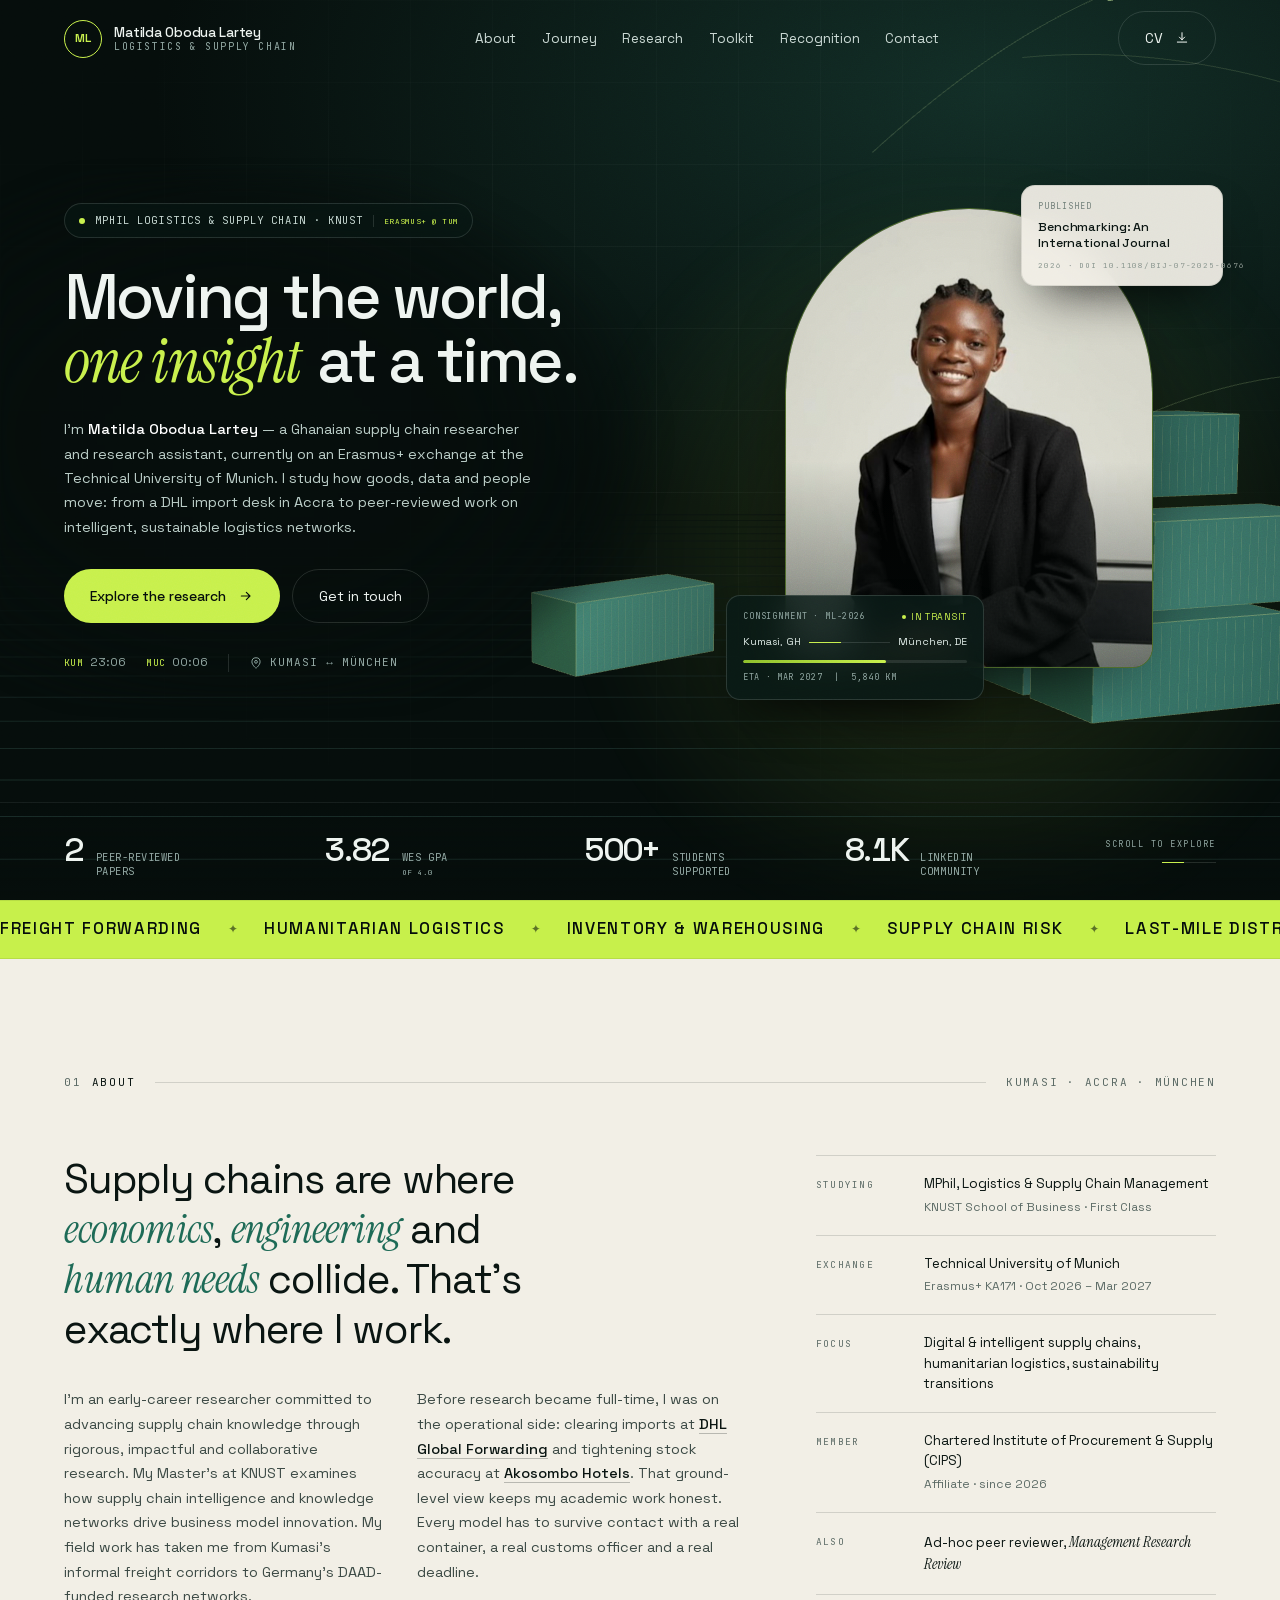
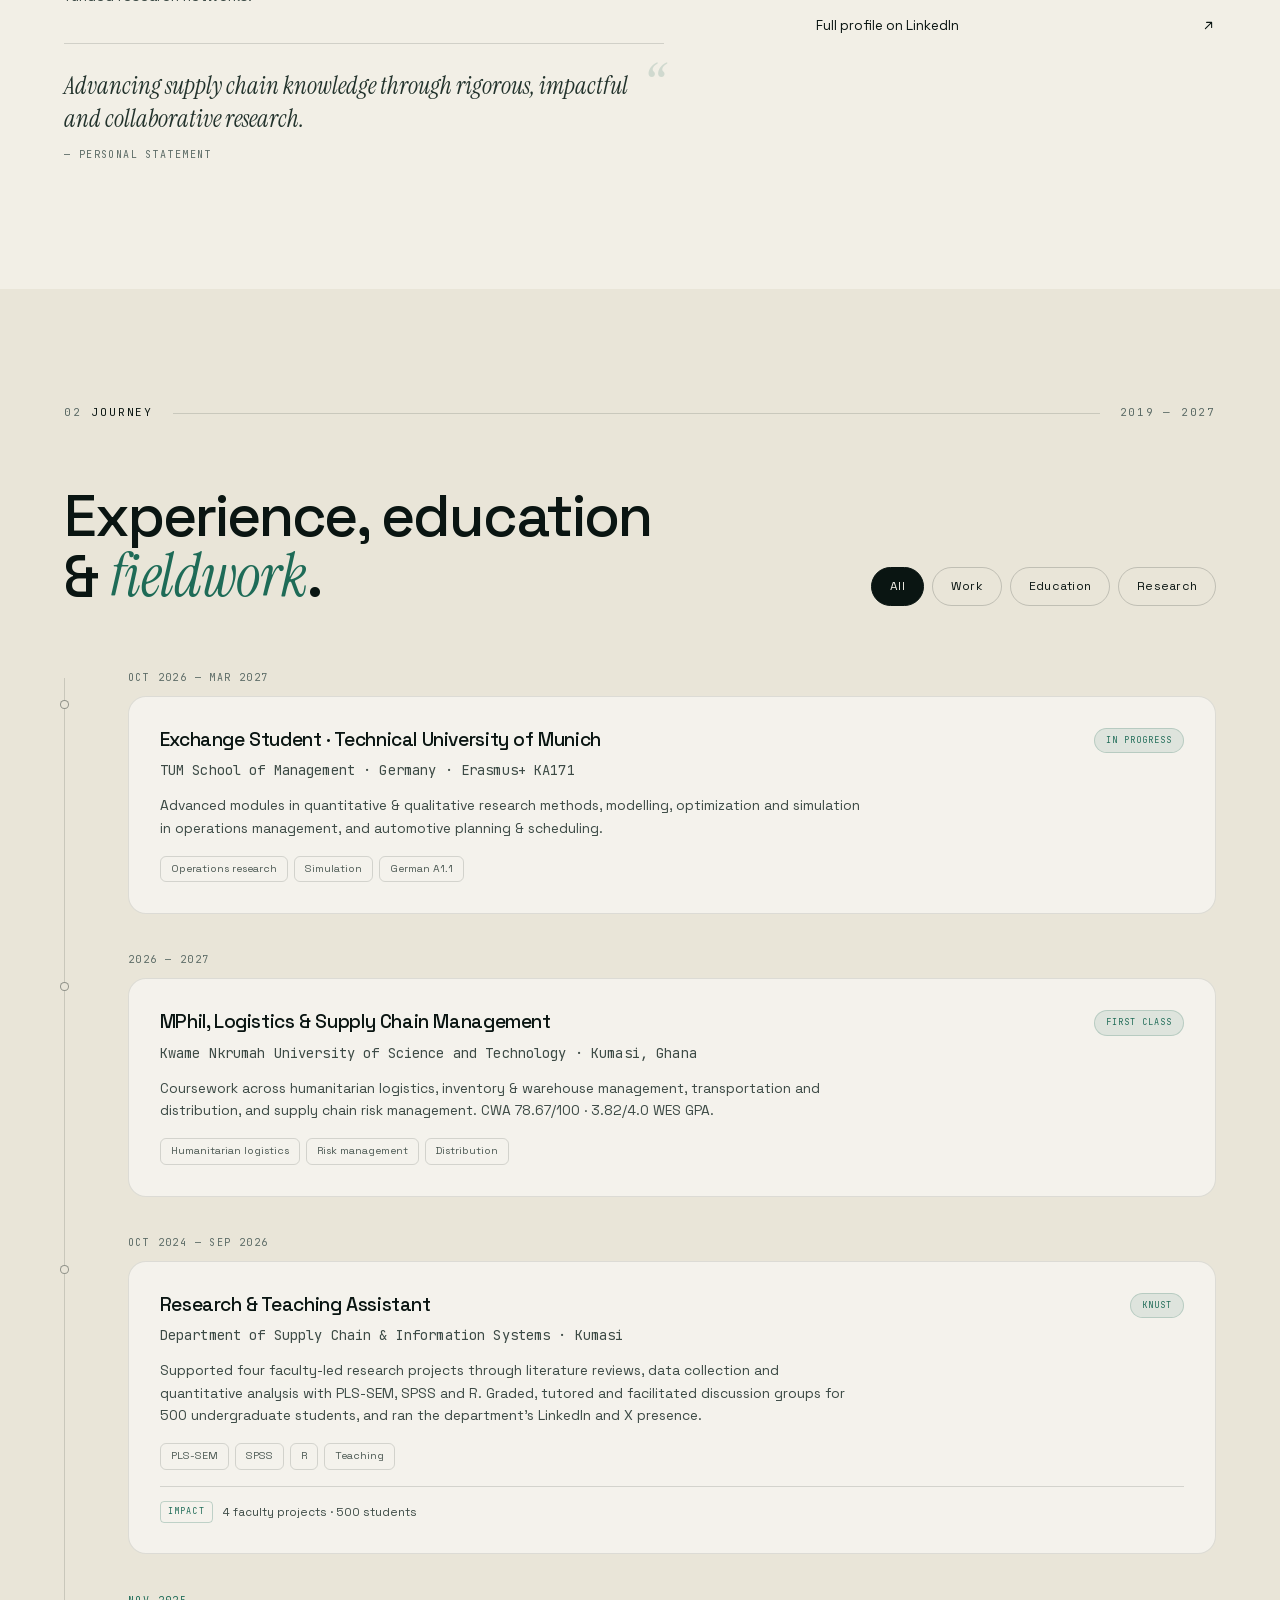
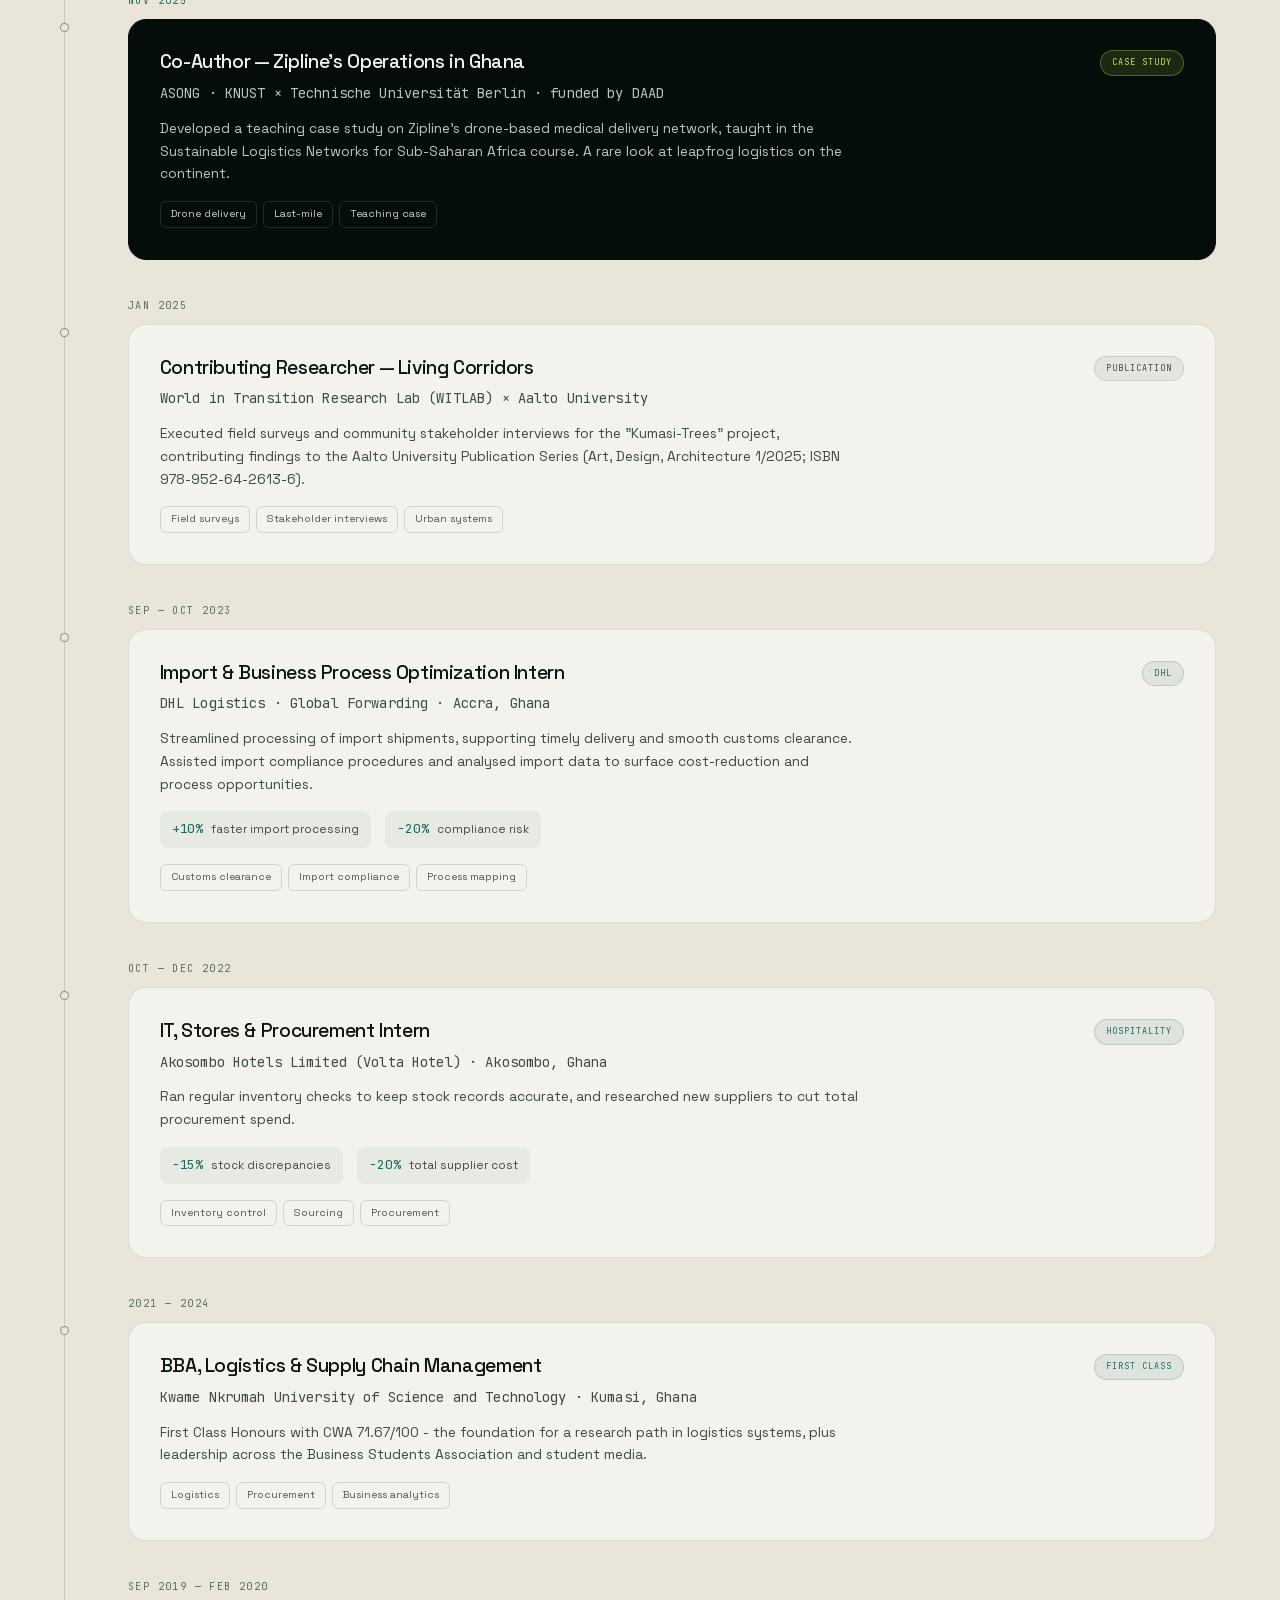
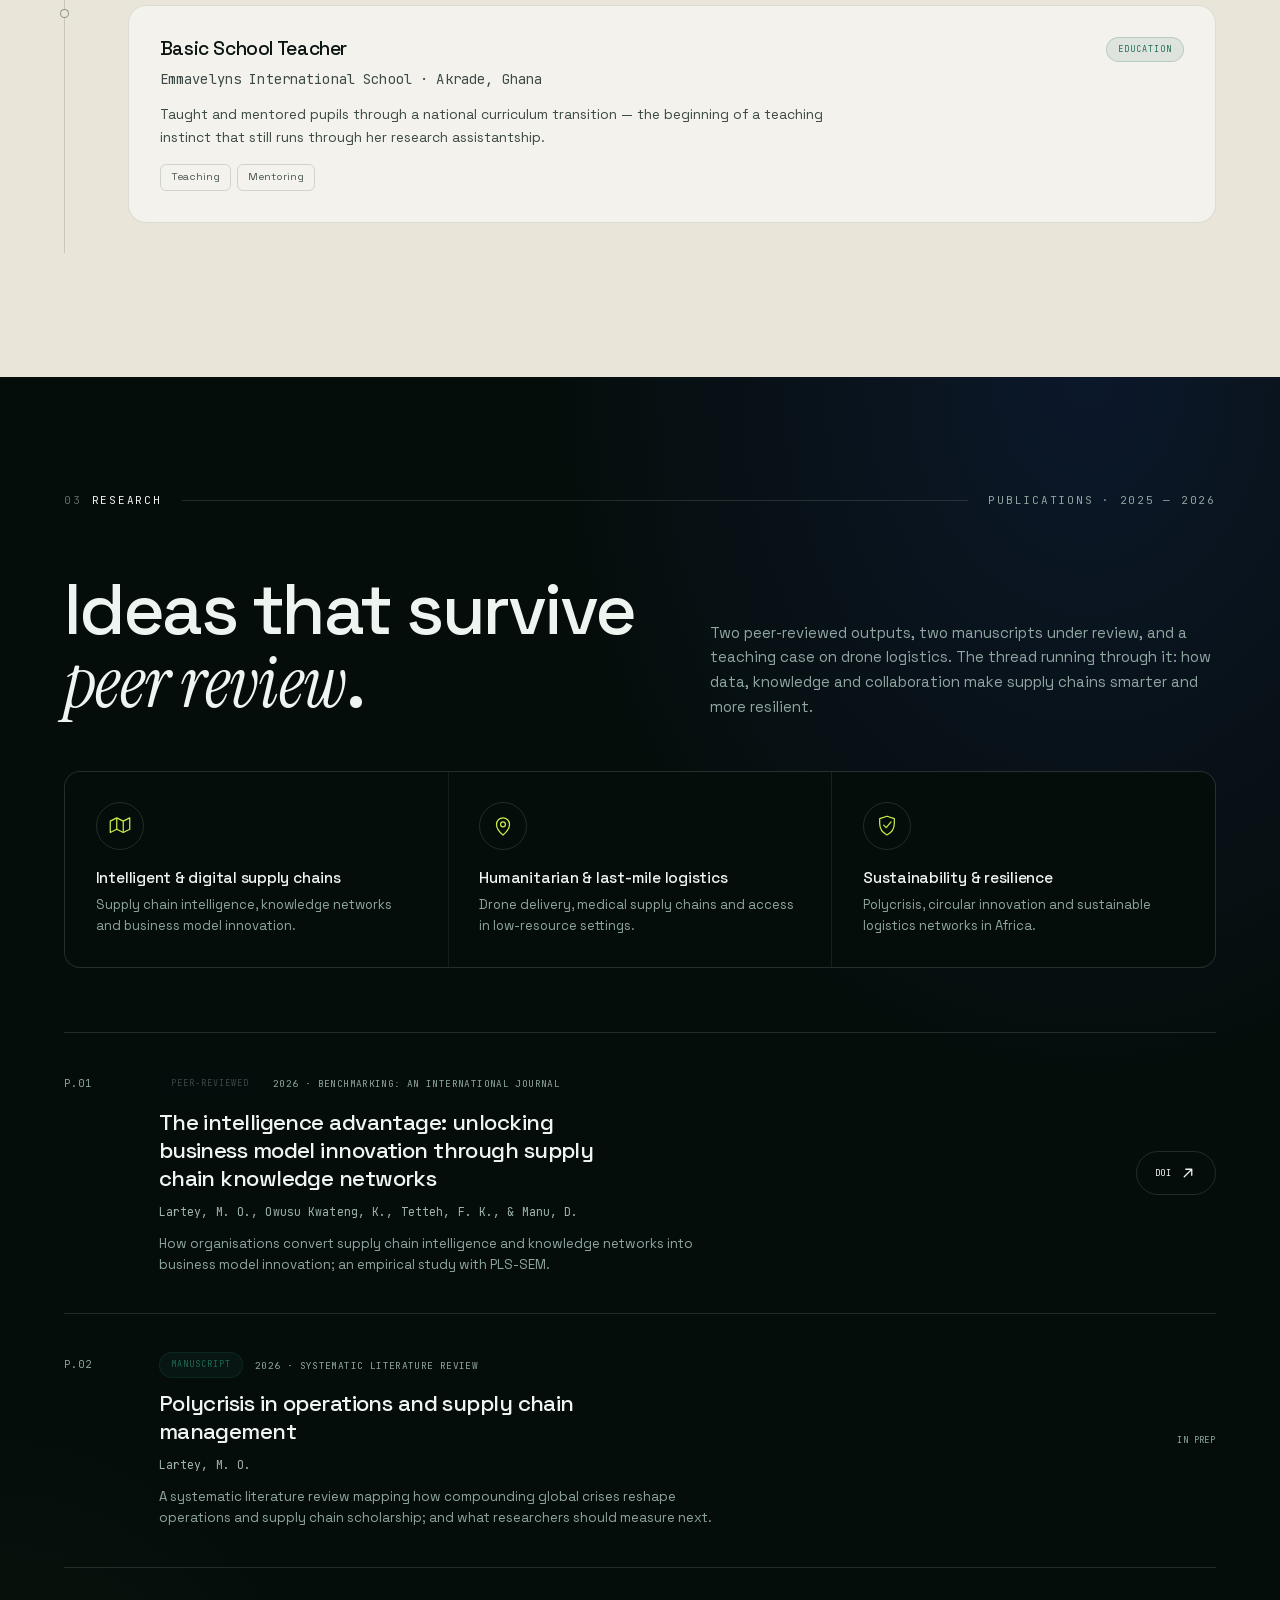
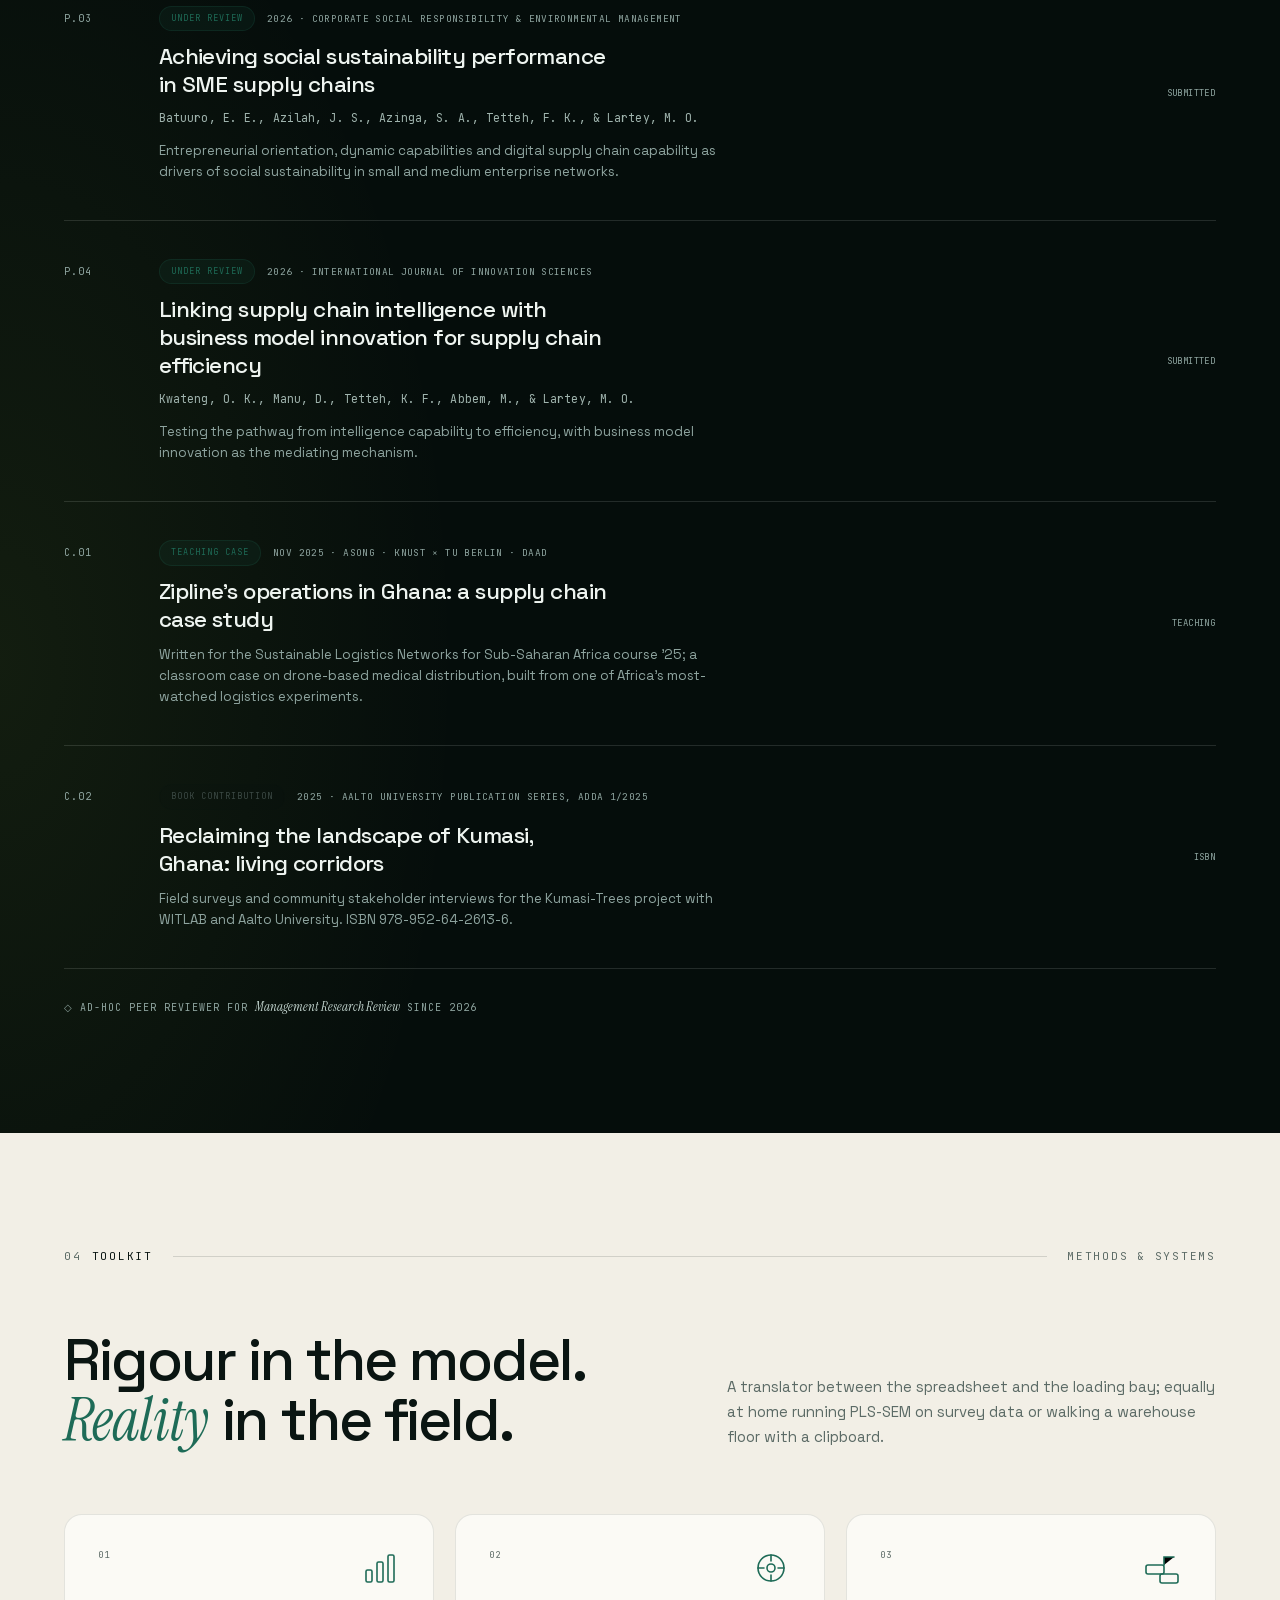
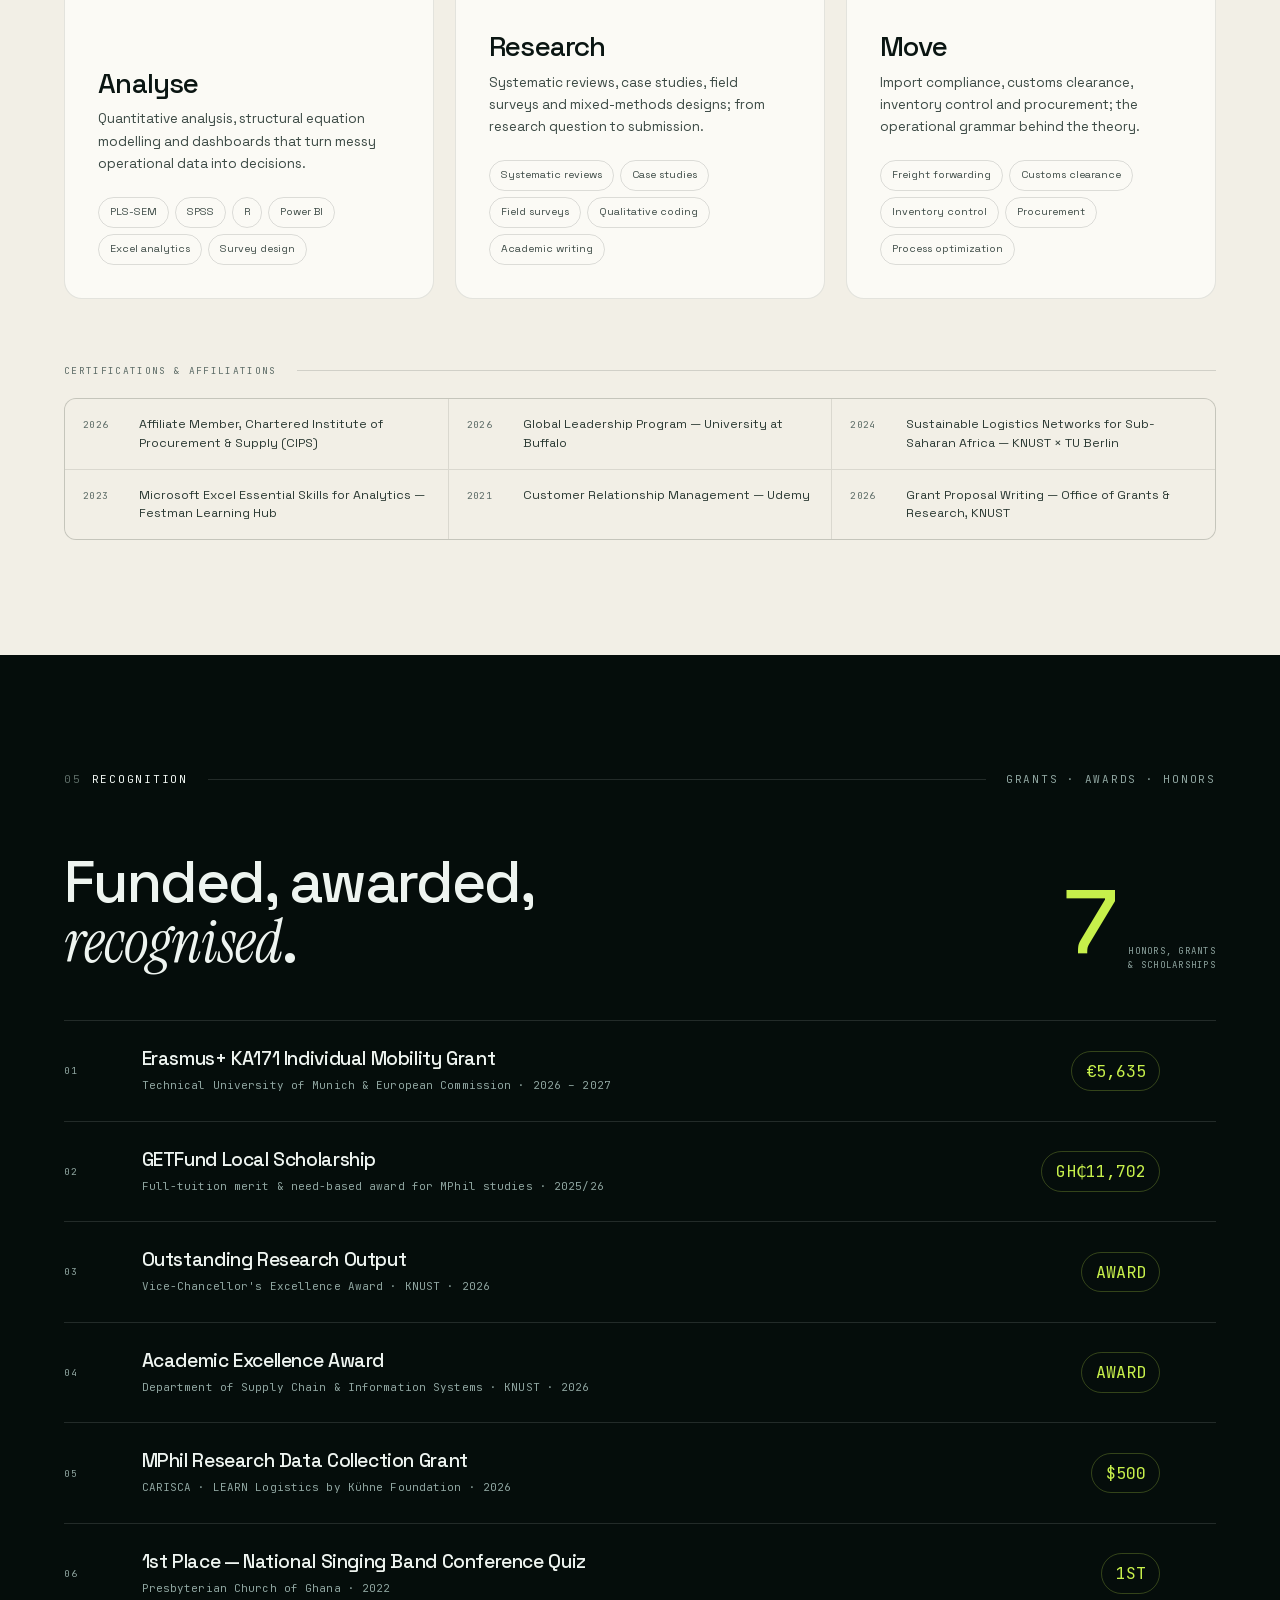
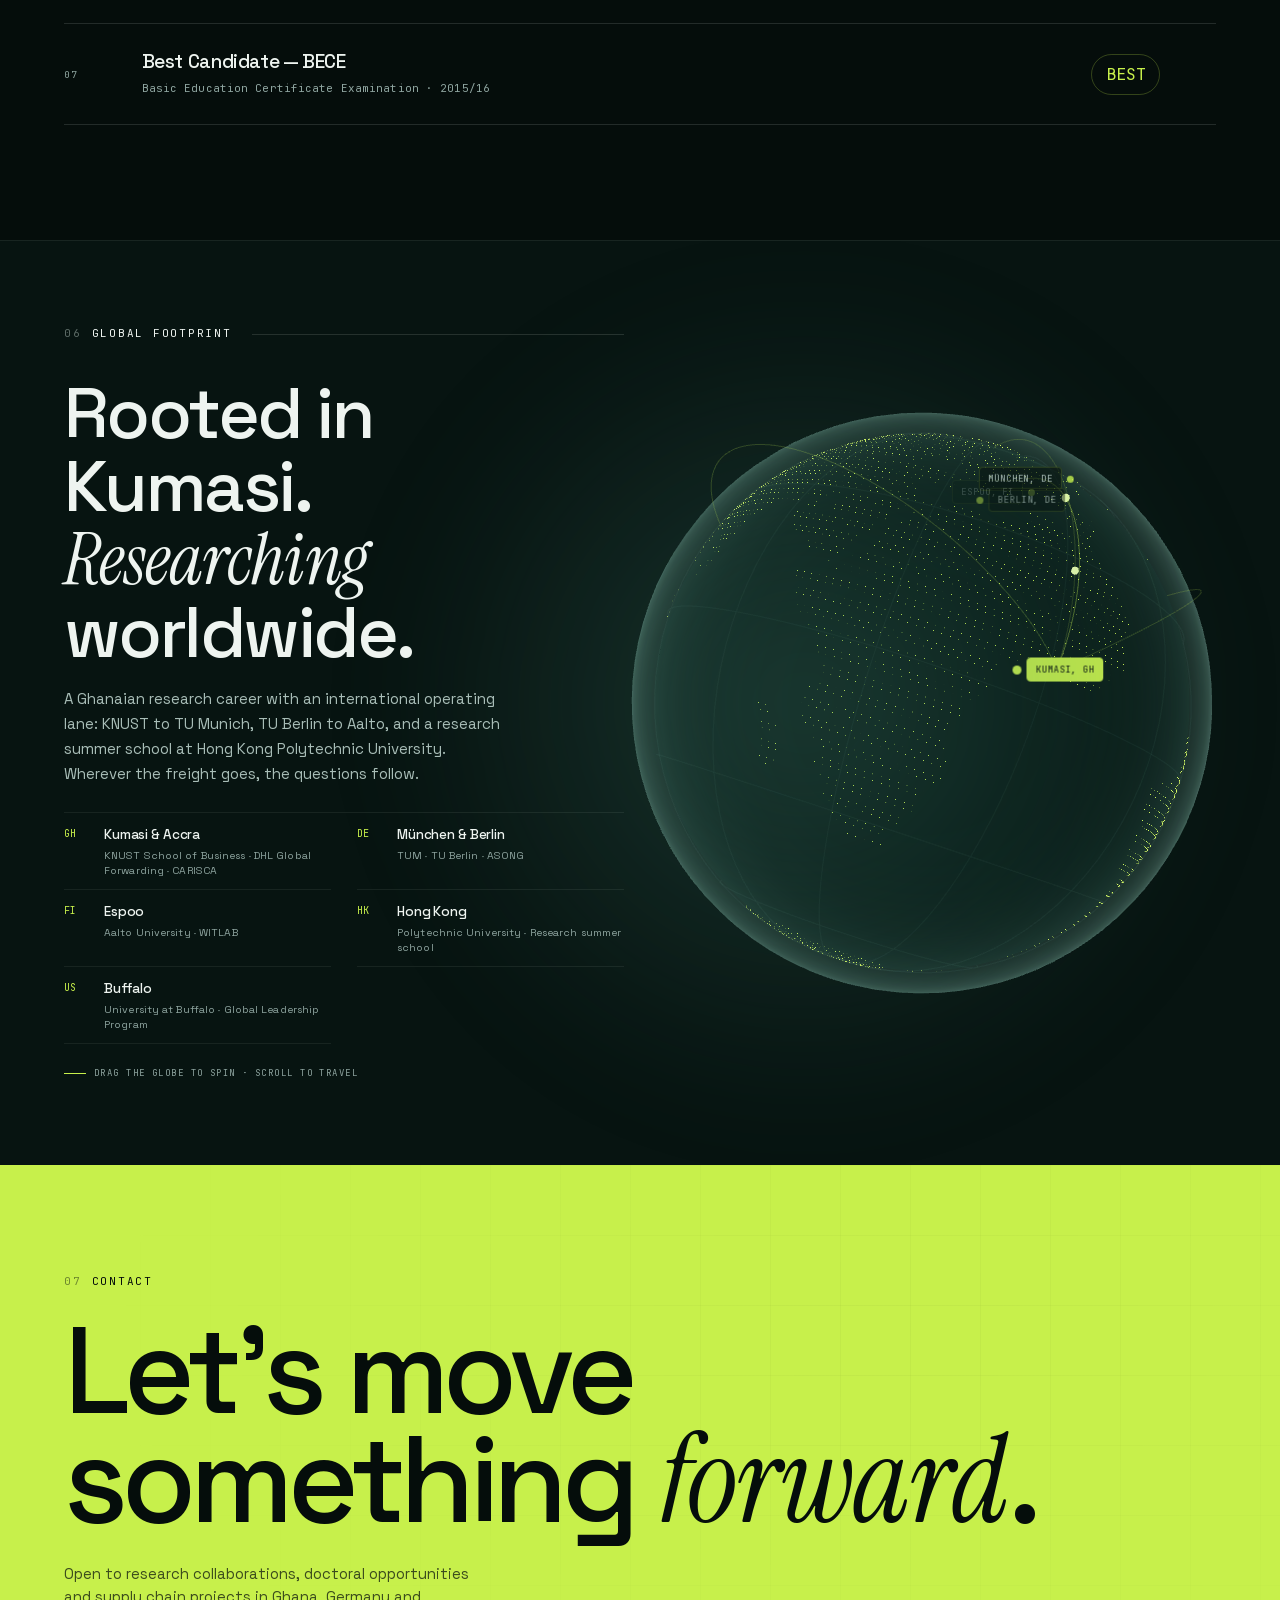
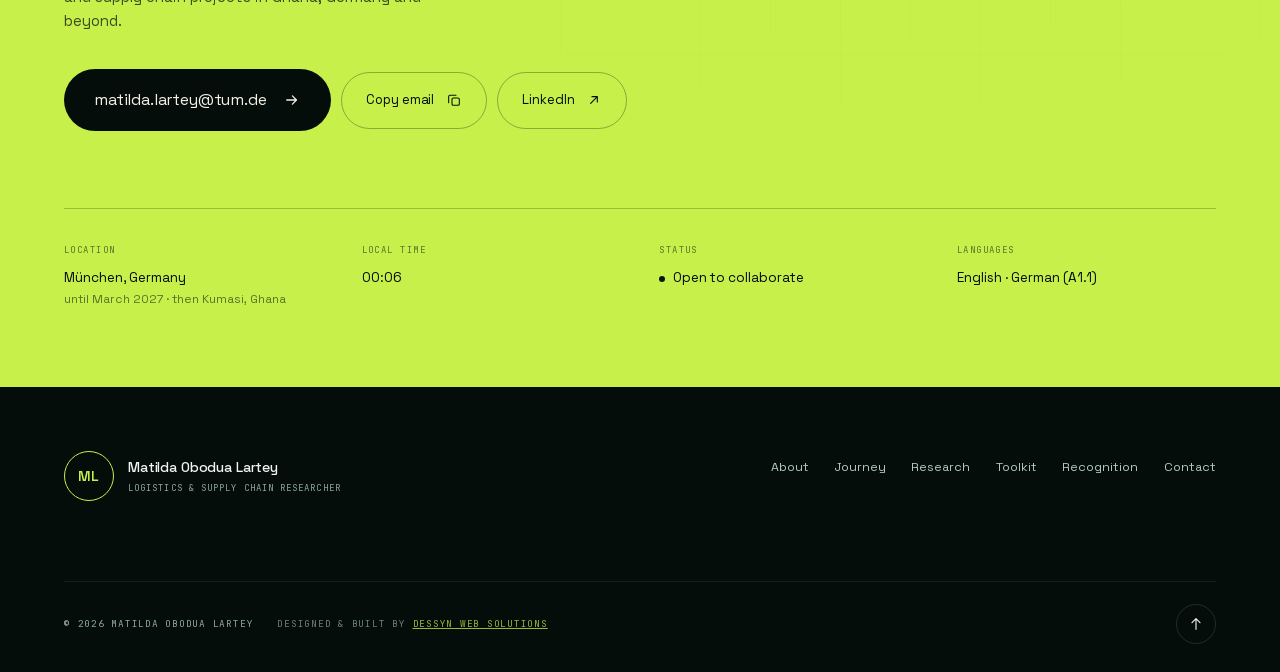
<file: index.html>
﻿<!DOCTYPE html>
<html lang="en">
<head>
<meta charset="utf-8">
<meta name="viewport" content="width=device-width, initial-scale=1">
<title>Matilda Obodua Lartey — Logistics & Supply Chain Researcher</title>
<meta name="description" content="Matilda Obodua Lartey — MPhil Logistics & Supply Chain Management researcher at KNUST, Erasmus+ exchange scholar at TU Munich. Research on intelligent, sustainable and resilient supply chains.">
<meta name="theme-color" content="#050D0B">
<meta property="og:title" content="Matilda Obodua Lartey — Logistics & Supply Chain Researcher">
<meta property="og:description" content="Moving the world, one link at a time. Research, freight operations and supply chain insight from Accra to Munich.">
<meta property="og:type" content="website">
<link rel="icon" href="data:image/svg+xml,%3Csvg xmlns='http://www.w3.org/2000/svg' viewBox='0 0 64 64'%3E%3Crect width='64' height='64' rx='16' fill='%23050D0B'/%3E%3Cpath d='M14 46V18h6l12 16 12-16h6v28h-6V29L32 44 20 29v17z' fill='%23C7F04B'/%3E%3C/svg%3E">
<link rel="stylesheet" href="fonts.css">
<link rel="stylesheet" href="styles.css">
</head>
<body>

<div class="grain" aria-hidden="true"></div>

<!-- ============ PRELOADER ============ -->
<div class="preloader" id="preloader" aria-hidden="true">
  <div class="pre-inner">
    <div class="pre-mark">
      <span class="pre-name">Matilda Obodua Lartey</span>
      <span class="pre-meta">Logistics &amp; Supply Chain · Portfolio 2026</span>
    </div>
    <div class="pre-bar"><span id="preBar"></span></div>
    <div class="pre-foot">
      <span id="preNum">00</span>
      <span class="pre-tag">Routing your visit…</span>
    </div>
  </div>
</div>

<div class="progress" aria-hidden="true"><span id="scrollProgress"></span></div>

<!-- ============ NAV ============ -->
<header class="nav" id="nav">
  <a class="brand" href="#top" aria-label="Matilda Obodua Lartey — home">
    <span class="brand-mark">ML</span>
    <span class="brand-text">
      <strong>Matilda Obodua Lartey</strong>
      <em>Logistics &amp; Supply Chain</em>
    </span>
  </a>

  <nav class="nav-links" aria-label="Primary">
    <a href="#about">About</a>
    <a href="#journey">Journey</a>
    <a href="#research">Research</a>
    <a href="#toolkit">Toolkit</a>
    <a href="#recognition">Recognition</a>
    <a href="#contact">Contact</a>
  </nav>
<div class="nav-actions">
  <a class="btn btn-cv"
     href="Matilda_Obodua_Lartey_CV.pdf"
     download="Matilda_Obodua_Lartey_CV.pdf"
     data-magnetic>
      <span>CV</span>
      <svg viewBox="0 0 24 24" width="14" height="14" aria-hidden="true"><path d="M12 3v12m0 0 4.5-4.5M12 15l-4.5-4.5M4 19h16" fill="none" stroke="currentColor" stroke-width="1.7" stroke-linecap="round" stroke-linejoin="round"/></svg>
    </a>
    <button class="burger" id="burger" aria-label="Open menu" aria-expanded="false">
      <span></span><span></span>
    </button>
  </div>
</header>

<div class="menu" id="menu" aria-hidden="true">
  <div class="menu-inner">
    <a href="#about"><span>01</span>About</a>
    <a href="#journey"><span>02</span>Journey</a>
    <a href="#research"><span>03</span>Research</a>
    <a href="#toolkit"><span>04</span>Toolkit</a>
    <a href="#recognition"><span>05</span>Recognition</a>
    <a href="#contact"><span>06</span>Contact</a>
  </div>
  <div class="menu-foot">
    <a href="mailto:matilda.lartey@tum.de">matilda.lartey@tum.de</a>
    <a href="https://www.linkedin.com/in/matilda-obodua-lartey/" target="_blank" rel="noopener">LinkedIn ↗</a>
  </div>
</div>

<main id="top">

<!-- ============ HERO ============ -->
<section class="hero" id="hero">
  <div class="hero-canvas" id="heroCanvas" aria-hidden="true"></div>
  <div class="hero-glow" aria-hidden="true"></div>
  <div class="hero-grid" aria-hidden="true"></div>

  <div class="wrap hero-wrap">
    <div class="hero-copy">
      <div class="eyebrow reveal" data-d="0">
        <span class="dot-live"></span>
        <span>MPhil Logistics &amp; Supply Chain · KNUST</span>
        <span class="sep"></span>
        <span class="mono">Erasmus+ @ TUM</span>
      </div>

      <h1 class="hero-title">
        <span class="line"><span class="w" data-d="0">Moving</span> <span class="w" data-d="1">the</span> <span class="w" data-d="2">world,</span></span>
        <span class="line"><span class="w serif" data-d="3">one&nbsp;insight</span> <span class="w" data-d="4">at</span> <span class="w" data-d="5">a</span> <span class="w" data-d="6">time.</span></span>
      </h1>

      <p class="hero-lead reveal" data-d="6">
        I'm <strong>Matilda Obodua Lartey</strong> — a Ghanaian supply chain researcher and
        research assistant, currently on an Erasmus+ exchange at the Technical University of Munich.
        I study how goods, data and people move: from a DHL import desk in Accra to peer-reviewed
        work on intelligent, sustainable logistics networks.
      </p>

      <div class="hero-cta reveal" data-d="7">
        <a class="btn btn-primary" href="#research" data-magnetic>
          <span>Explore the research</span>
          <svg viewBox="0 0 24 24" width="16" height="16" aria-hidden="true"><path d="M5 12h13m0 0-5.5-5.5M18 12l-5.5 5.5" fill="none" stroke="currentColor" stroke-width="1.7" stroke-linecap="round" stroke-linejoin="round"/></svg>
        </a>
        <a class="btn btn-ghost" href="#contact" data-magnetic>
          <span>Get in touch</span>
        </a>
      </div>

      <div class="hero-meta reveal" data-d="8">
        <div class="clock"><span class="mono">KUM</span> <span id="clockAccra">--:--</span></div>
        <div class="clock"><span class="mono">MUC</span> <span id="clockMunich">--:--</span></div>
        <div class="meta-note">
          <svg viewBox="0 0 24 24" width="14" height="14" aria-hidden="true"><path d="M12 21s7-5.6 7-11a7 7 0 1 0-14 0c0 5.4 7 11 7 11Z" fill="none" stroke="currentColor" stroke-width="1.6"/><circle cx="12" cy="10" r="2.4" fill="none" stroke="currentColor" stroke-width="1.6"/></svg>
          Kumasi ↔ München
        </div>
      </div>
    </div>

    <div class="hero-visual">
      <div class="portrait-wrap reveal-visual">
        <div class="portrait-card" id="portraitCard">
          <div class="portrait-img">
            <img src="img/portrait-4x5.jpg" alt="Portrait of Matilda Obodua Lartey" width="1000" height="1250" fetchpriority="high">
          </div>
          <div class="portrait-sheen" aria-hidden="true"></div>
          <div class="portrait-tag"><span class="dot-live"></span> Open to research collaborations</div>
        </div>

        <div class="float-card shipment" data-float>
          <div class="ship-head">
            <span class="mono">CONSIGNMENT · ML-2026</span>
            <span class="status">In transit</span>
          </div>
          <div class="ship-route">
            <span>Kumasi, GH</span>
            <span class="route-line"><i></i></span>
            <span>München, DE</span>
          </div>
          <div class="ship-bar"><span style="width:64%"></span></div>
          <div class="ship-foot mono">ETA · MAR 2027 &nbsp;|&nbsp; 5,840 km</div>
        </div>

        <div class="float-card badge-pub" data-float>
          <span class="mono">PUBLISHED</span>
          <strong>Benchmarking: An<br>International Journal</strong>
          <span class="mono dim">2026 · DOI 10.1108/BIJ-07-2025-0676</span>
        </div>
      </div>
    </div>
  </div>

  <div class="hero-stats">
    <div class="wrap stats-wrap">
      <div class="stat" data-reveal>
        <span class="stat-num" data-count="2" data-suffix="">0</span>
        <span class="stat-label">Peer-reviewed<br>papers</span>
      </div>
      <div class="stat" data-reveal data-d="1">
        <span class="stat-num" data-count="3.82" data-decimals="2">0</span>
        <span class="stat-label">WES GPA<br><span class="mono dim">of 4.0</span></span>
      </div>
      <div class="stat" data-reveal data-d="2">
        <span class="stat-num" data-count="500" data-suffix="+">0</span>
        <span class="stat-label">Students<br>supported</span>
      </div>
      <div class="stat" data-reveal data-d="3">
        <span class="stat-num" data-count="8.1" data-decimals="1" data-suffix="K">0</span>
        <span class="stat-label">LinkedIn<br>community</span>
      </div>
      <div class="stat scroll-cue" data-reveal data-d="4">
        <span class="scroll-label mono">SCROLL TO EXPLORE</span>
        <span class="scroll-line"><i></i></span>
      </div>
    </div>
  </div>
</section>

<!-- ============ MARQUEE ============ -->
<div class="marquee" aria-hidden="true">
  <div class="marquee-track">
    <span>Freight forwarding</span><i>✦</i><span>Humanitarian logistics</span><i>✦</i><span>Inventory &amp; warehousing</span><i>✦</i><span>Supply chain risk</span><i>✦</i><span>Last-mile distribution</span><i>✦</i><span>Digital logistics</span><i>✦</i><span>Sustainable networks</span><i>✦</i><span>Supply chain analytics</span><i>✦</i>
    <span>Freight forwarding</span><i>✦</i><span>Humanitarian logistics</span><i>✦</i><span>Inventory &amp; warehousing</span><i>✦</i><span>Supply chain risk</span><i>✦</i><span>Last-mile distribution</span><i>✦</i><span>Digital logistics</span><i>✦</i><span>Sustainable networks</span><i>✦</i><span>Supply chain analytics</span><i>✦</i>
  </div>
</div>

<!-- ============ ABOUT ============ -->
<section class="about light" id="about">
  <div class="wrap">
    <div class="sec-head">
      <span class="kicker" data-reveal><i>01</i> About</span>
      <span class="rule" data-reveal data-d="1"></span>
      <span class="kicker right mono" data-reveal data-d="2">Kumasi · Accra · München</span>
    </div>

    <div class="about-grid">
      <div class="about-left">
        <h2 class="statement" data-reveal>
          Supply chains are where <em>economics</em>, <em>engineering</em> and
          <em>human needs</em> collide. That's exactly where I work.
        </h2>
        <div class="about-body" data-reveal data-d="1">
          <p>
            I'm an early-career researcher committed to advancing supply chain knowledge through
            rigorous, impactful and collaborative research. My Master's at KNUST examines how
            supply chain intelligence and knowledge networks drive business model innovation.
            My field work has taken me from Kumasi's informal freight corridors to Germany's
            DAAD-funded research networks.
          </p>
          <p>
            Before research became full-time, I was on the operational side: clearing imports at
            <strong>DHL Global Forwarding</strong> and tightening stock accuracy at
            <strong>Akosombo Hotels</strong>. That ground-level view keeps my academic work honest.            Every model has to survive contact with a real container, a real customs officer and a real deadline.
          </p>
        </div>

        <blockquote class="pull" data-reveal data-d="2">
          <span class="qmark">“</span>
          Advancing supply chain knowledge through rigorous, impactful and collaborative research.
          <cite>— Personal statement</cite>
        </blockquote>
      </div>

      <aside class="about-right">
        <div class="fact" data-reveal>
          <span class="fact-k">Studying</span>
          <span class="fact-v">MPhil, Logistics &amp; Supply Chain Management<br><span class="dim">KNUST School of Business · First Class</span></span>
        </div>
        <div class="fact" data-reveal data-d="1">
          <span class="fact-k">Exchange</span>
          <span class="fact-v">Technical University of Munich<br><span class="dim">Erasmus+ KA171 · Oct 2026 – Mar 2027</span></span>
        </div>
        <div class="fact" data-reveal data-d="2">
          <span class="fact-k">Focus</span>
          <span class="fact-v">Digital &amp; intelligent supply chains, humanitarian logistics, sustainability transitions</span>
        </div>
        <div class="fact" data-reveal data-d="3">
          <span class="fact-k">Member</span>
          <span class="fact-v">Chartered Institute of Procurement &amp; Supply (CIPS)<br><span class="dim">Affiliate · since 2026</span></span>
        </div>
        <div class="fact" data-reveal data-d="4">
          <span class="fact-k">Also</span>
          <span class="fact-v">Ad-hoc peer reviewer, <em>Management Research Review</em></span>
        </div>
        <a class="fact-link" href="https://www.linkedin.com/in/matilda-obodua-lartey/" target="_blank" rel="noopener" data-reveal data-d="5">
          <span>Full profile on LinkedIn</span>
          <svg viewBox="0 0 24 24" width="15" height="15" aria-hidden="true"><path d="M7 17 17 7M17 7H9m8 0v8" fill="none" stroke="currentColor" stroke-width="1.7" stroke-linecap="round" stroke-linejoin="round"/></svg>
        </a>
      </aside>
    </div>
  </div>
</section>

<!-- ============ JOURNEY ============ -->
<section class="journey light" id="journey">
  <div class="wrap">
    <div class="sec-head">
      <span class="kicker" data-reveal><i>02</i> Journey</span>
      <span class="rule" data-reveal data-d="1"></span>
      <span class="kicker right mono" data-reveal data-d="2">2019 — 2027</span>
    </div>

    <div class="journey-top">
      <h2 class="h2" data-reveal>Experience, education<br>&amp; <em>fieldwork</em>.</h2>
      <div class="filters" data-reveal data-d="1" role="tablist" aria-label="Filter journey">
        <button class="chip is-active" data-filter="all">All</button>
        <button class="chip" data-filter="work">Work</button>
        <button class="chip" data-filter="education">Education</button>
        <button class="chip" data-filter="research">Research</button>
      </div>
    </div>

    <div class="timeline" id="timeline">
      <div class="rail"><span class="rail-fill" id="railFill"></span></div>

      <article class="tl-item" data-cat="education" data-reveal>
        <div class="tl-dot"></div>
        <div class="tl-date mono">OCT 2026 — MAR 2027</div>
        <div class="tl-card">
          <div class="tl-head">
            <h3>Exchange Student · Technical University of Munich</h3>
            <span class="tag">In progress</span>
          </div>
          <p class="tl-org">TUM School of Management · Germany · Erasmus+ KA171</p>
          <p>Advanced modules in quantitative &amp; qualitative research methods, modelling, optimization and simulation in operations management, and automotive planning &amp; scheduling.</p>
          <div class="tl-tags"><span>Operations research</span><span>Simulation</span><span>German A1.1</span></div>
        </div>
      </article>

      <article class="tl-item" data-cat="education" data-reveal>
        <div class="tl-dot"></div>
        <div class="tl-date mono">2026 — 2027</div>
        <div class="tl-card">
          <div class="tl-head">
            <h3>MPhil, Logistics &amp; Supply Chain Management</h3>
            <span class="tag">First Class</span>
          </div>
          <p class="tl-org">Kwame Nkrumah University of Science and Technology · Kumasi, Ghana</p>
          <p>Coursework across humanitarian logistics, inventory &amp; warehouse management, transportation and distribution, and supply chain risk management. CWA 78.67/100 · 3.82/4.0 WES GPA.</p>
          <div class="tl-tags"><span>Humanitarian logistics</span><span>Risk management</span><span>Distribution</span></div>
        </div>
      </article>

      <article class="tl-item" data-cat="work" data-reveal>
        <div class="tl-dot"></div>
        <div class="tl-date mono">OCT 2024 — SEP 2026</div>
        <div class="tl-card">
          <div class="tl-head">
            <h3>Research &amp; Teaching Assistant</h3>
            <span class="tag">KNUST</span>
          </div>
          <p class="tl-org">Department of Supply Chain &amp; Information Systems · Kumasi</p>
          <p>Supported four faculty-led research projects through literature reviews, data collection and quantitative analysis with PLS-SEM, SPSS and R. Graded, tutored and facilitated discussion groups for 500 undergraduate students, and ran the department's LinkedIn and X presence.</p>
          <div class="tl-tags"><span>PLS-SEM</span><span>SPSS</span><span>R</span><span>Teaching</span></div>
          <div class="metric"><span class="mono">IMPACT</span> 4 faculty projects · 500 students</div>
        </div>
      </article>

      <article class="tl-item tl-featured" data-cat="research" data-reveal>
        <div class="tl-dot"></div>
        <div class="tl-date mono">NOV 2025</div>
        <div class="tl-card">
          <div class="tl-head">
            <h3>Co-Author — Zipline's Operations in Ghana</h3>
            <span class="tag alt">Case study</span>
          </div>
          <p class="tl-org">ASONG · KNUST × Technische Universität Berlin · funded by DAAD</p>
          <p>Developed a teaching case study on Zipline's drone-based medical delivery network, taught in the Sustainable Logistics Networks for Sub-Saharan Africa course. A rare look at leapfrog logistics on the continent.</p>
          <div class="tl-tags"><span>Drone delivery</span><span>Last-mile</span><span>Teaching case</span></div>
        </div>
      </article>

      <article class="tl-item" data-cat="research" data-reveal>
        <div class="tl-dot"></div>
        <div class="tl-date mono">JAN 2025</div>
        <div class="tl-card">
          <div class="tl-head">
            <h3>Contributing Researcher — Living Corridors</h3>
            <span class="tag alt">Publication</span>
          </div>
          <p class="tl-org">World in Transition Research Lab (WITLAB) × Aalto University</p>
          <p>Executed field surveys and community stakeholder interviews for the "Kumasi-Trees" project, contributing findings to the Aalto University Publication Series (Art, Design, Architecture 1/2025; ISBN 978-952-64-2613-6).</p>
          <div class="tl-tags"><span>Field surveys</span><span>Stakeholder interviews</span><span>Urban systems</span></div>
        </div>
      </article>

      <article class="tl-item" data-cat="work" data-reveal>
        <div class="tl-dot"></div>
        <div class="tl-date mono">SEP — OCT 2023</div>
        <div class="tl-card">
          <div class="tl-head">
            <h3>Import &amp; Business Process Optimization Intern</h3>
            <span class="tag">DHL</span>
          </div>
          <p class="tl-org">DHL Logistics · Global Forwarding · Accra, Ghana</p>
          <p>Streamlined processing of import shipments, supporting timely delivery and smooth customs clearance. Assisted import compliance procedures and analysed import data to surface cost-reduction and process opportunities.</p>
          <div class="tl-impacts">
            <div><span class="mono">+10%</span> faster import processing</div>
            <div><span class="mono">−20%</span> compliance risk</div>
          </div>
          <div class="tl-tags"><span>Customs clearance</span><span>Import compliance</span><span>Process mapping</span></div>
        </div>
      </article>

      <article class="tl-item" data-cat="work" data-reveal>
        <div class="tl-dot"></div>
        <div class="tl-date mono">OCT — DEC 2022</div>
        <div class="tl-card">
          <div class="tl-head">
            <h3>IT, Stores &amp; Procurement Intern</h3>
            <span class="tag">Hospitality</span>
          </div>
          <p class="tl-org">Akosombo Hotels Limited (Volta Hotel) · Akosombo, Ghana</p>
          <p>Ran regular inventory checks to keep stock records accurate, and researched new suppliers to cut total procurement spend.</p>
          <div class="tl-impacts">
            <div><span class="mono">−15%</span> stock discrepancies</div>
            <div><span class="mono">−20%</span> total supplier cost</div>
          </div>
          <div class="tl-tags"><span>Inventory control</span><span>Sourcing</span><span>Procurement</span></div>
        </div>
      </article>

      <article class="tl-item" data-cat="education" data-reveal>
        <div class="tl-dot"></div>
        <div class="tl-date mono">2021 — 2024</div>
        <div class="tl-card">
          <div class="tl-head">
            <h3>BBA, Logistics &amp; Supply Chain Management</h3>
            <span class="tag">First Class</span>
          </div>
          <p class="tl-org">Kwame Nkrumah University of Science and Technology · Kumasi, Ghana</p>
          <p>First Class Honours with CWA 71.67/100 - the foundation for a research path in logistics systems, plus leadership across the Business Students Association and student media.</p>
          <div class="tl-tags"><span>Logistics</span><span>Procurement</span><span>Business analytics</span></div>
        </div>
      </article>

      <article class="tl-item" data-cat="work" data-reveal>
        <div class="tl-dot"></div>
        <div class="tl-date mono">SEP 2019 — FEB 2020</div>
        <div class="tl-card">
          <div class="tl-head">
            <h3>Basic School Teacher</h3>
            <span class="tag">Education</span>
          </div>
          <p class="tl-org">Emmavelyns International School · Akrade, Ghana</p>
          <p>Taught and mentored pupils through a national curriculum transition — the beginning of a teaching instinct that still runs through her research assistantship.</p>
          <div class="tl-tags"><span>Teaching</span><span>Mentoring</span></div>
        </div>
      </article>
    </div>
  </div>
</section>

<!-- ============ RESEARCH ============ -->
<section class="research dark" id="research">
  <div class="research-bg" aria-hidden="true"></div>
  <div class="wrap">
    <div class="sec-head">
      <span class="kicker" data-reveal><i>03</i> Research</span>
      <span class="rule" data-reveal data-d="1"></span>
      <span class="kicker right mono" data-reveal data-d="2">Publications · 2025 — 2026</span>
    </div>

    <div class="research-top">
      <h2 class="h2 xl" data-reveal>Ideas that survive<br><em>peer review</em>.</h2>
      <p class="lede" data-reveal data-d="1">
        Two peer-reviewed outputs, two manuscripts under review, and a teaching case on
        drone logistics. The thread running through it: how data, knowledge and
        collaboration make supply chains smarter and more resilient.
      </p>
    </div>

    <div class="themes">
      <div class="theme" data-reveal>
        <span class="theme-ico">
          <svg viewBox="0 0 32 32" width="26" height="26" aria-hidden="true"><path d="M4 24V10l8-4 8 4 8-4v14l-8 4-8-4-8 4Z" fill="none" stroke="currentColor" stroke-width="1.5" stroke-linejoin="round"/><path d="M12 6v14m8-10v14" fill="none" stroke="currentColor" stroke-width="1.5"/></svg>
        </span>
        <h3>Intelligent &amp; digital supply chains</h3>
        <p>Supply chain intelligence, knowledge networks and business model innovation.</p>
      </div>
      <div class="theme" data-reveal data-d="1">
        <span class="theme-ico">
          <svg viewBox="0 0 32 32" width="26" height="26" aria-hidden="true"><path d="M16 27s8-6.6 8-13a8 8 0 1 0-16 0c0 6.4 8 13 8 13Z" fill="none" stroke="currentColor" stroke-width="1.5"/><circle cx="16" cy="14" r="3" fill="none" stroke="currentColor" stroke-width="1.5"/></svg>
        </span>
        <h3>Humanitarian &amp; last-mile logistics</h3>
        <p>Drone delivery, medical supply chains and access in low-resource settings.</p>
      </div>
      <div class="theme" data-reveal data-d="2">
        <span class="theme-ico">
          <svg viewBox="0 0 32 32" width="26" height="26" aria-hidden="true"><path d="M16 27c6-3 9-8 9-14V7l-9-3-9 3v6c0 6 3 11 9 14Z" fill="none" stroke="currentColor" stroke-width="1.5" stroke-linejoin="round"/><path d="m12 15 3 3 6-7" fill="none" stroke="currentColor" stroke-width="1.5" stroke-linecap="round" stroke-linejoin="round"/></svg>
        </span>
        <h3>Sustainability &amp; resilience</h3>
        <p>Polycrisis, circular innovation and sustainable logistics networks in Africa.</p>
      </div>
    </div>

    <div class="papers">
      <article class="paper" data-reveal>
        <div class="paper-num mono">P.01</div>
        <div class="paper-main">
          <div class="paper-meta">
            <span class="tag alt">Peer-reviewed</span>
            <span class="mono dim">2026 · Benchmarking: An International Journal</span>
          </div>
          <h3>The intelligence advantage: unlocking business model innovation through supply chain knowledge networks</h3>
          <p class="authors">Lartey, M. O., Owusu Kwateng, K., Tetteh, F. K., &amp; Manu, D.</p>
          <p class="abs">How organisations convert supply chain intelligence and knowledge networks into business model innovation; an empirical study with PLS-SEM.</p>
        </div>
        <a class="paper-link" href="https://doi.org/10.1108/BIJ-07-2025-0676" target="_blank" rel="noopener" aria-label="Read the paper">
          <span class="mono">DOI</span>
          <svg viewBox="0 0 24 24" width="18" height="18" aria-hidden="true"><path d="M7 17 17 7M17 7H9m8 0v8" fill="none" stroke="currentColor" stroke-width="1.7" stroke-linecap="round" stroke-linejoin="round"/></svg>
        </a>
      </article>

      <article class="paper" data-reveal data-d="1">
        <div class="paper-num mono">P.02</div>
        <div class="paper-main">
          <div class="paper-meta">
            <span class="tag">Manuscript</span>
            <span class="mono dim">2026 · Systematic literature review</span>
          </div>
          <h3>Polycrisis in operations and supply chain management</h3>
          <p class="authors">Lartey, M. O.</p>
          <p class="abs">A systematic literature review mapping how compounding global crises reshape operations and supply chain scholarship; and what researchers should measure next.</p>
        </div>
        <div class="paper-link quiet" aria-hidden="true"><span class="mono">IN PREP</span></div>
      </article>

      <article class="paper" data-reveal>
        <div class="paper-num mono">P.03</div>
        <div class="paper-main">
          <div class="paper-meta">
            <span class="tag">Under review</span>
            <span class="mono dim">2026 · Corporate Social Responsibility &amp; Environmental Management</span>
          </div>
          <h3>Achieving social sustainability performance in SME supply chains</h3>
          <p class="authors">Batuuro, E. E., Azilah, J. S., Azinga, S. A., Tetteh, F. K., &amp; Lartey, M. O.</p>
          <p class="abs">Entrepreneurial orientation, dynamic capabilities and digital supply chain capability as drivers of social sustainability in small and medium enterprise networks.</p>
        </div>
        <div class="paper-link quiet" aria-hidden="true"><span class="mono">SUBMITTED</span></div>
      </article>

      <article class="paper" data-reveal data-d="1">
        <div class="paper-num mono">P.04</div>
        <div class="paper-main">
          <div class="paper-meta">
            <span class="tag">Under review</span>
            <span class="mono dim">2026 · International Journal of Innovation Sciences</span>
          </div>
          <h3>Linking supply chain intelligence with business model innovation for supply chain efficiency</h3>
          <p class="authors">Kwateng, O. K., Manu, D., Tetteh, K. F., Abbem, M., &amp; Lartey, M. O.</p>
          <p class="abs">Testing the pathway from intelligence capability to efficiency, with business model innovation as the mediating mechanism.</p>
        </div>
        <div class="paper-link quiet" aria-hidden="true"><span class="mono">SUBMITTED</span></div>
      </article>

      <article class="paper paper-case" data-reveal>
        <div class="paper-num mono">C.01</div>
        <div class="paper-main">
          <div class="paper-meta">
            <span class="tag">Teaching case</span>
            <span class="mono dim">Nov 2025 · ASONG · KNUST × TU Berlin · DAAD</span>
          </div>
          <h3>Zipline's operations in Ghana: a supply chain case study</h3>
          <p class="authored">Written for the Sustainable Logistics Networks for Sub-Saharan Africa course '25; a classroom case on drone-based medical distribution, built from one of Africa's most-watched logistics experiments.</p>
        </div>
        <div class="paper-link quiet" aria-hidden="true"><span class="mono">TEACHING</span></div>
      </article>

      <article class="paper" data-reveal data-d="1">
        <div class="paper-num mono">C.02</div>
        <div class="paper-main">
          <div class="paper-meta">
            <span class="tag alt">Book contribution</span>
            <span class="mono dim">2025 · Aalto University Publication Series, ADDA 1/2025</span>
          </div>
          <h3>Reclaiming the landscape of Kumasi, Ghana: living corridors</h3>
          <p class="authored">Field surveys and community stakeholder interviews for the Kumasi-Trees project with WITLAB and Aalto University. ISBN 978-952-64-2613-6.</p>
        </div>
        <div class="paper-link quiet" aria-hidden="true"><span class="mono">ISBN</span></div>
      </article>
    </div>

    <p class="research-note mono" data-reveal>◇ Ad-hoc peer reviewer for <em>Management Research Review</em> since 2026</p>
  </div>
</section>

<!-- ============ TOOLKIT ============ -->
<section class="toolkit light" id="toolkit">
  <div class="wrap">
    <div class="sec-head">
      <span class="kicker" data-reveal><i>04</i> Toolkit</span>
      <span class="rule" data-reveal data-d="1"></span>
      <span class="kicker right mono" data-reveal data-d="2">Methods &amp; systems</span>
    </div>

    <div class="toolkit-top">
      <h2 class="h2" data-reveal>Rigour in the model.<br><em>Reality</em> in the field.</h2>
      <p class="lede dark-txt" data-reveal data-d="1">
        A translator between the spreadsheet and the loading bay; equally at home running
        PLS-SEM on survey data or walking a warehouse floor with a clipboard.
      </p>
    </div>

    <div class="pillars">
      <article class="pillar" data-reveal>
        <div class="pillar-top">
          <span class="pillar-idx mono">01</span>
          <svg viewBox="0 0 40 40" width="40" height="40" aria-hidden="true"><rect x="6" y="22" width="6" height="12" rx="1.5" fill="none" stroke="currentColor" stroke-width="1.6"/><rect x="17" y="14" width="6" height="20" rx="1.5" fill="none" stroke="currentColor" stroke-width="1.6"/><rect x="28" y="7" width="6" height="27" rx="1.5" fill="none" stroke="currentColor" stroke-width="1.6"/></svg>
        </div>
        <h3>Analyse</h3>
        <p>Quantitative analysis, structural equation modelling and dashboards that turn messy operational data into decisions.</p>
        <ul class="chips">
          <li>PLS-SEM</li><li>SPSS</li><li>R</li><li>Power BI</li><li>Excel analytics</li><li>Survey design</li>
        </ul>
      </article>

      <article class="pillar" data-reveal data-d="1">
        <div class="pillar-top">
          <span class="pillar-idx mono">02</span>
          <svg viewBox="0 0 40 40" width="40" height="40" aria-hidden="true"><circle cx="20" cy="20" r="13" fill="none" stroke="currentColor" stroke-width="1.6"/><path d="M20 7v6M20 27v6M7 20h6M27 20h6" stroke="currentColor" stroke-width="1.6" stroke-linecap="round"/><circle cx="20" cy="20" r="4" fill="none" stroke="currentColor" stroke-width="1.6"/></svg>
        </div>
        <h3>Research</h3>
        <p>Systematic reviews, case studies, field surveys and mixed-methods designs; from research question to submission.</p>
        <ul class="chips">
          <li>Systematic reviews</li><li>Case studies</li><li>Field surveys</li><li>Qualitative coding</li><li>Academic writing</li>
        </ul>
      </article>

      <article class="pillar" data-reveal data-d="2">
        <div class="pillar-top">
          <span class="pillar-idx mono">03</span>
          <svg viewBox="0 0 40 40" width="40" height="40" aria-hidden="true"><rect x="4" y="17" width="18" height="9" rx="2" fill="none" stroke="currentColor" stroke-width="1.6"/><rect x="18" y="26" width="18" height="9" rx="2" fill="none" stroke="currentColor" stroke-width="1.6"/><path d="M22 17V9h10" stroke="currentColor" stroke-width="1.6" stroke-linecap="round"/></svg>
        </div>
        <h3>Move</h3>
        <p>Import compliance, customs clearance, inventory control and procurement; the operational grammar behind the theory.</p>
        <ul class="chips">
          <li>Freight forwarding</li><li>Customs clearance</li><li>Inventory control</li><li>Procurement</li><li>Process optimization</li>
        </ul>
      </article>
    </div>

    <div class="creds" data-reveal>
      <div class="creds-head">
        <span class="mono">CERTIFICATIONS &amp; AFFILIATIONS</span>
        <span class="rule"></span>
      </div>
      <div class="cred-grid">
        <div class="cred"><span class="cred-y mono">2026</span><span>Affiliate Member, Chartered Institute of Procurement &amp; Supply (CIPS)</span></div>
        <div class="cred"><span class="cred-y mono">2026</span><span>Global Leadership Program — University at Buffalo</span></div>
        <div class="cred"><span class="cred-y mono">2024</span><span>Sustainable Logistics Networks for Sub-Saharan Africa — KNUST × TU Berlin</span></div>
        <div class="cred"><span class="cred-y mono">2023</span><span>Microsoft Excel Essential Skills for Analytics — Festman Learning Hub</span></div>
        <div class="cred"><span class="cred-y mono">2021</span><span>Customer Relationship Management — Udemy</span></div>
        <div class="cred"><span class="cred-y mono">2026</span><span>Grant Proposal Writing — Office of Grants &amp; Research, KNUST</span></div>
      </div>
    </div>
  </div>
</section>

<!-- ============ RECOGNITION ============ -->
<section class="recognition dark" id="recognition">
  <div class="wrap">
    <div class="sec-head">
      <span class="kicker" data-reveal><i>05</i> Recognition</span>
      <span class="rule" data-reveal data-d="1"></span>
      <span class="kicker right mono" data-reveal data-d="2">Grants · Awards · Honors</span>
    </div>

    <div class="rec-top">
      <h2 class="h2" data-reveal>Funded, awarded,<br><em>recognised</em>.</h2>
      <div class="rec-summary" data-reveal data-d="1">
        <span class="rec-big" data-count="7" data-suffix="">0</span>
        <span class="rec-cap mono">honors, grants<br>&amp; scholarships</span>
      </div>
    </div>

    <ul class="awards">
      <li class="award" data-reveal>
        <span class="award-idx mono">01</span>
        <div class="award-title">
          <h3>Erasmus+ KA171 Individual Mobility Grant</h3>
          <p>Technical University of Munich &amp; European Commission · 2026 – 2027</p>
        </div>
        <span class="award-amt mono">€5,635</span>
        <span class="award-arrow" aria-hidden="true">↗</span>
      </li>
      <li class="award" data-reveal data-d="1">
        <span class="award-idx mono">02</span>
        <div class="award-title">
          <h3>GETFund Local Scholarship</h3>
          <p>Full-tuition merit &amp; need-based award for MPhil studies · 2025/26</p>
        </div>
        <span class="award-amt mono">GH₵11,702</span>
        <span class="award-arrow" aria-hidden="true">↗</span>
      </li>
      <li class="award" data-reveal data-d="2">
        <span class="award-idx mono">03</span>
        <div class="award-title">
          <h3>Outstanding Research Output</h3>
          <p>Vice-Chancellor's Excellence Award · KNUST · 2026</p>
        </div>
        <span class="award-amt mono">AWARD</span>
        <span class="award-arrow" aria-hidden="true">↗</span>
      </li>
      <li class="award" data-reveal data-d="3">
        <span class="award-idx mono">04</span>
        <div class="award-title">
          <h3>Academic Excellence Award</h3>
          <p>Department of Supply Chain &amp; Information Systems · KNUST · 2026</p>
        </div>
        <span class="award-amt mono">AWARD</span>
        <span class="award-arrow" aria-hidden="true">↗</span>
      </li>
      <li class="award" data-reveal data-d="4">
        <span class="award-idx mono">05</span>
        <div class="award-title">
          <h3>MPhil Research Data Collection Grant</h3>
          <p>CARISCA · LEARN Logistics by Kühne Foundation · 2026</p>
        </div>
        <span class="award-amt mono">$500</span>
        <span class="award-arrow" aria-hidden="true">↗</span>
      </li>
      <li class="award" data-reveal data-d="5">
        <span class="award-idx mono">06</span>
        <div class="award-title">
          <h3>1st Place — National Singing Band Conference Quiz</h3>
          <p>Presbyterian Church of Ghana · 2022</p>
        </div>
        <span class="award-amt mono">1ST</span>
        <span class="award-arrow" aria-hidden="true">↗</span>
      </li>
      <li class="award" data-reveal data-d="6">
        <span class="award-idx mono">07</span>
        <div class="award-title">
          <h3>Best Candidate — BECE</h3>
          <p>Basic Education Certificate Examination · 2015/16</p>
        </div>
        <span class="award-amt mono">BEST</span>
        <span class="award-arrow" aria-hidden="true">↗</span>
      </li>
    </ul>
  </div>
</section>

<!-- ============ GLOBE ============ -->
<section class="globe-sec" id="global">
  <div class="globe-stage" aria-hidden="true">
    <div class="globe-canvas" id="globeCanvas"></div>
    <div class="globe-halo"></div>
  </div>
  <div class="wrap globe-wrap">
    <div class="globe-copy">
      <div class="sec-head on-dark">
        <span class="kicker" data-reveal><i>06</i> Global footprint</span>
        <span class="rule" data-reveal data-d="1"></span>
      </div>
      <h2 class="h2 xl" data-reveal>Rooted in Kumasi.<br><em>Researching</em> worldwide.</h2>
      <p class="lede" data-reveal data-d="1">
        A Ghanaian research career with an international operating lane: KNUST to TU Munich,
        TU Berlin to Aalto, and a research summer school at Hong Kong Polytechnic University.
        Wherever the freight goes, the questions follow.
      </p>
      <div class="hubs" data-reveal data-d="2">
        <div class="hub"><span class="mono">GH</span><div><strong>Kumasi &amp; Accra</strong><em>KNUST School of Business · DHL Global Forwarding · CARISCA</em></div></div>
        <div class="hub"><span class="mono">DE</span><div><strong>München &amp; Berlin</strong><em>TUM · TU Berlin · ASONG</em></div></div>
        <div class="hub"><span class="mono">FI</span><div><strong>Espoo</strong><em>Aalto University · WITLAB</em></div></div>
        <div class="hub"><span class="mono">HK</span><div><strong>Hong Kong</strong><em>Polytechnic University · Research summer school</em></div></div>
        <div class="hub"><span class="mono">US</span><div><strong>Buffalo</strong><em>University at Buffalo · Global Leadership Program</em></div></div>
      </div>
      <p class="globe-hint mono" data-reveal data-d="3">Drag the globe to spin · scroll to travel</p>
    </div>
  </div>
</section>

<!-- ============ CONTACT ============ -->
<section class="contact" id="contact">
  <div class="contact-grid" aria-hidden="true"></div>
  <div class="wrap">
    <span class="kicker dark-k" data-reveal><i>07</i> Contact</span>
    <h2 class="contact-title" data-reveal data-d="1">Let's move<br>something <em>forward</em>.</h2>
    <p class="contact-sub" data-reveal data-d="2">
      Open to research collaborations, doctoral opportunities and supply chain projects
      in Ghana, Germany and beyond.
    </p>

    <div class="contact-actions" data-reveal data-d="3">
      <a class="btn btn-mail" href="mailto:matilda.lartey@tum.de?subject=Hello%20Matilda%20%E2%80%94%20from%20your%20portfolio" data-magnetic>
        <span>matilda.lartey@tum.de</span>
        <svg viewBox="0 0 24 24" width="18" height="18" aria-hidden="true"><path d="M5 12h13m0 0-5.5-5.5M18 12l-5.5 5.5" fill="none" stroke="currentColor" stroke-width="1.7" stroke-linecap="round" stroke-linejoin="round"/></svg>
      </a>
      <button class="btn btn-copy" id="copyEmail" data-magnetic>
        <span>Copy email</span>
        <svg viewBox="0 0 24 24" width="16" height="16" aria-hidden="true"><rect x="9" y="9" width="11" height="11" rx="2" fill="none" stroke="currentColor" stroke-width="1.6"/><path d="M15 5H6a2 2 0 0 0-2 2v9" fill="none" stroke="currentColor" stroke-width="1.6" stroke-linecap="round"/></svg>
      </button>
      <a class="btn btn-dark-ghost" href="https://www.linkedin.com/in/matilda-obodua-lartey/" target="_blank" rel="noopener" data-magnetic>
        <span>LinkedIn</span>
        <svg viewBox="0 0 24 24" width="16" height="16" aria-hidden="true"><path d="M7 17 17 7M17 7H9m8 0v8" fill="none" stroke="currentColor" stroke-width="1.7" stroke-linecap="round" stroke-linejoin="round"/></svg>
      </a>
    </div>

    <div class="contact-info">
      <div class="ci" data-reveal>
        <span class="mono">LOCATION</span>
        <p>München, Germany<br><span class="dim-dark">until March 2027 · then Kumasi, Ghana</span></p>
      </div>
      <div class="ci" data-reveal data-d="1">
        <span class="mono">LOCAL TIME</span>
        <p id="contactClock">—</p>
      </div>
      <div class="ci" data-reveal data-d="2">
        <span class="mono">STATUS</span>
        <p class="status-row"><span class="dot-live dark"></span> Open to collaborate</p>
      </div>
      <div class="ci" data-reveal data-d="3">
        <span class="mono">LANGUAGES</span>
        <p>English · German (A1.1)</p>
      </div>
    </div>
  </div>
</section>

<!-- ============ FOOTER ============ -->
<footer class="footer">
  <div class="wrap footer-wrap">
    <div class="foot-brand">
      <span class="brand-mark big">ML</span>
      <div>
        <strong>Matilda Obodua Lartey</strong>
        <span class="mono">Logistics &amp; Supply Chain Researcher</span>
      </div>
    </div>
    <nav class="foot-nav" aria-label="Footer">
      <a href="#about">About</a>
      <a href="#journey">Journey</a>
      <a href="#research">Research</a>
      <a href="#toolkit">Toolkit</a>
      <a href="#recognition">Recognition</a>
      <a href="#contact">Contact</a>
    </nav>
    <div class="foot-end">
      <p class="mono">© <span id="year">2026</span> Matilda Obodua Lartey</p>
     
  <p class="mono dim">
  Designed &amp; built by
  <a href="https://desmondantwi.vercel.app/" target="_blank" rel="noopener noreferrer" style="text-decoration: underline; color:#C7F04B;
;
;">Dessyn Web Solutions</a>
</p>
</p>
      <a class="to-top" href="#top" aria-label="Back to top">
        <svg viewBox="0 0 24 24" width="16" height="16" aria-hidden="true"><path d="M12 20V4m0 0-6 6m6-6 6 6" fill="none" stroke="currentColor" stroke-width="1.7" stroke-linecap="round" stroke-linejoin="round"/></svg>
      </a>
    </div>
  </div>
</footer>

</main>

<div class="toast" id="toast" role="status" aria-live="polite"></div>

<script src="vendor/three.min.js"></script>
<script src="land_dots.js"></script>
<script src="hero3d.js"></script>
<script src="globe3d.js"></script>
<script src="app.js"></script>
</body>
</html>
</file>
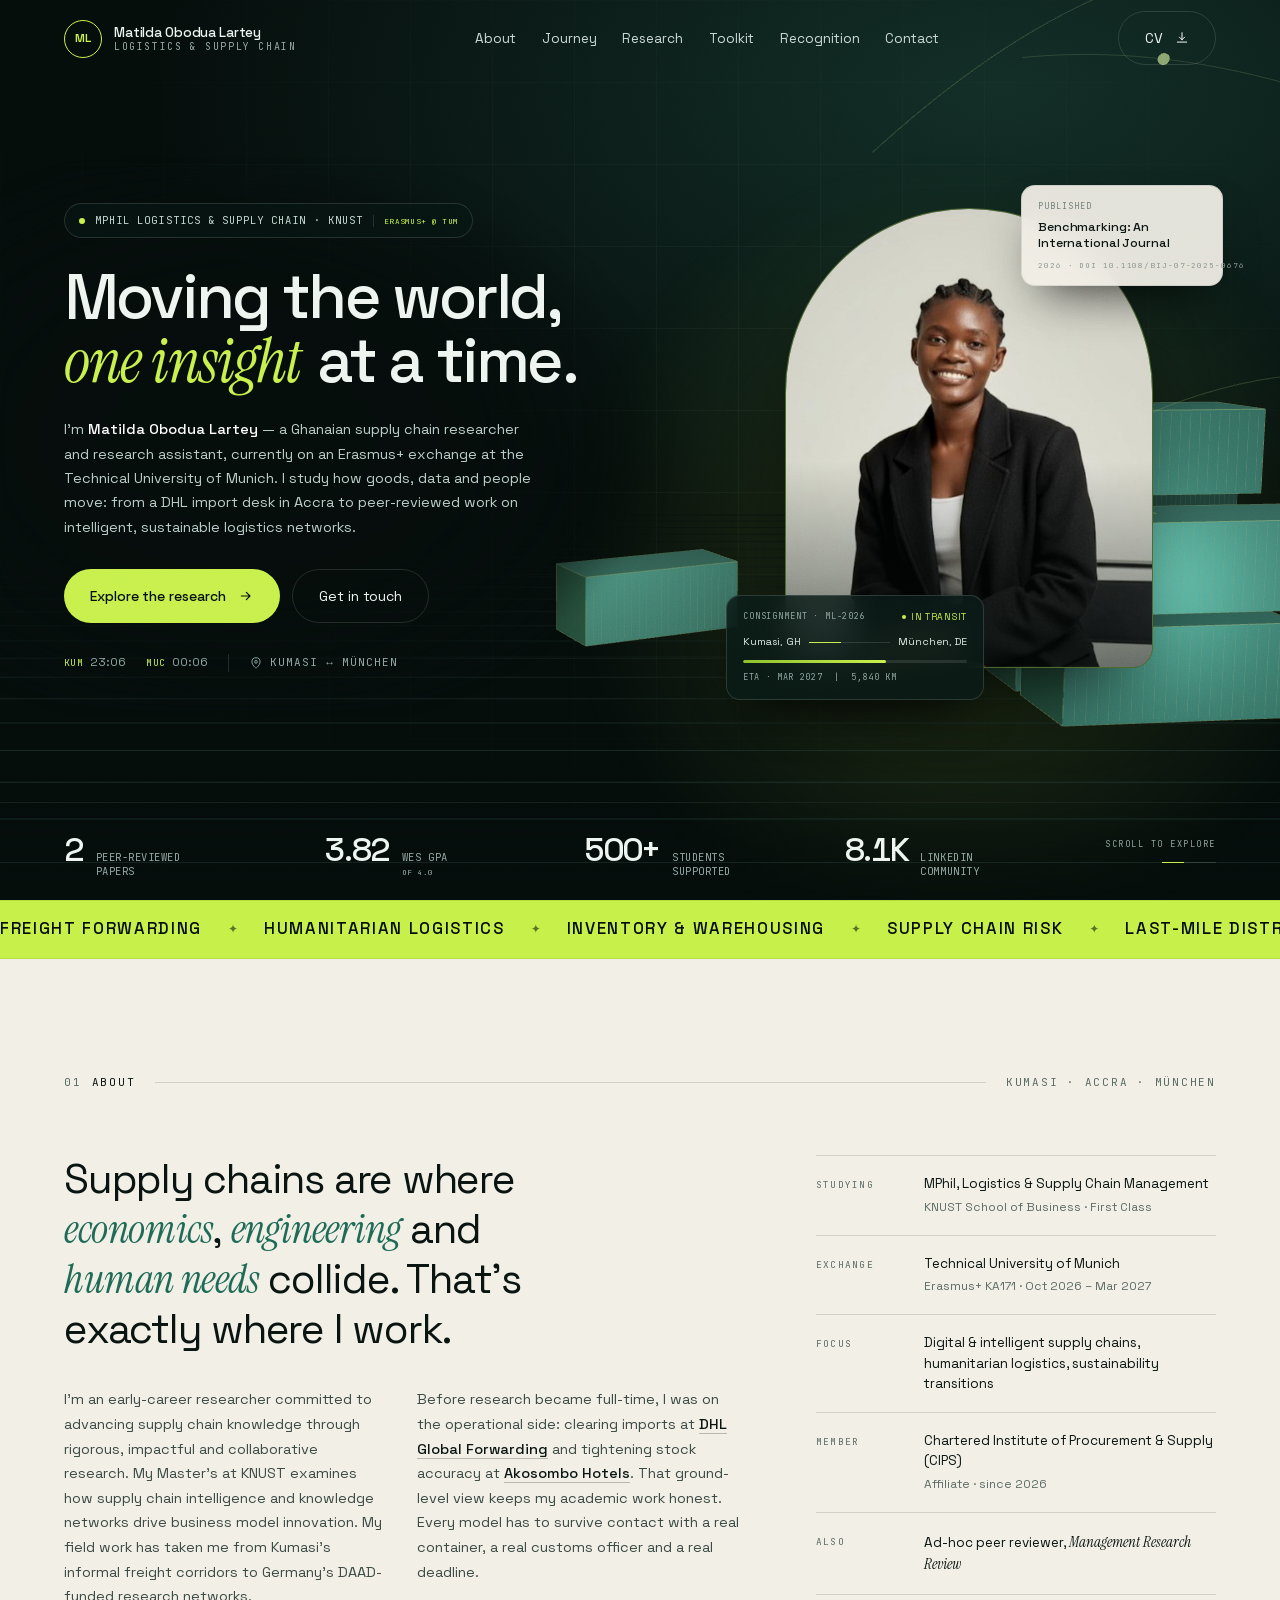
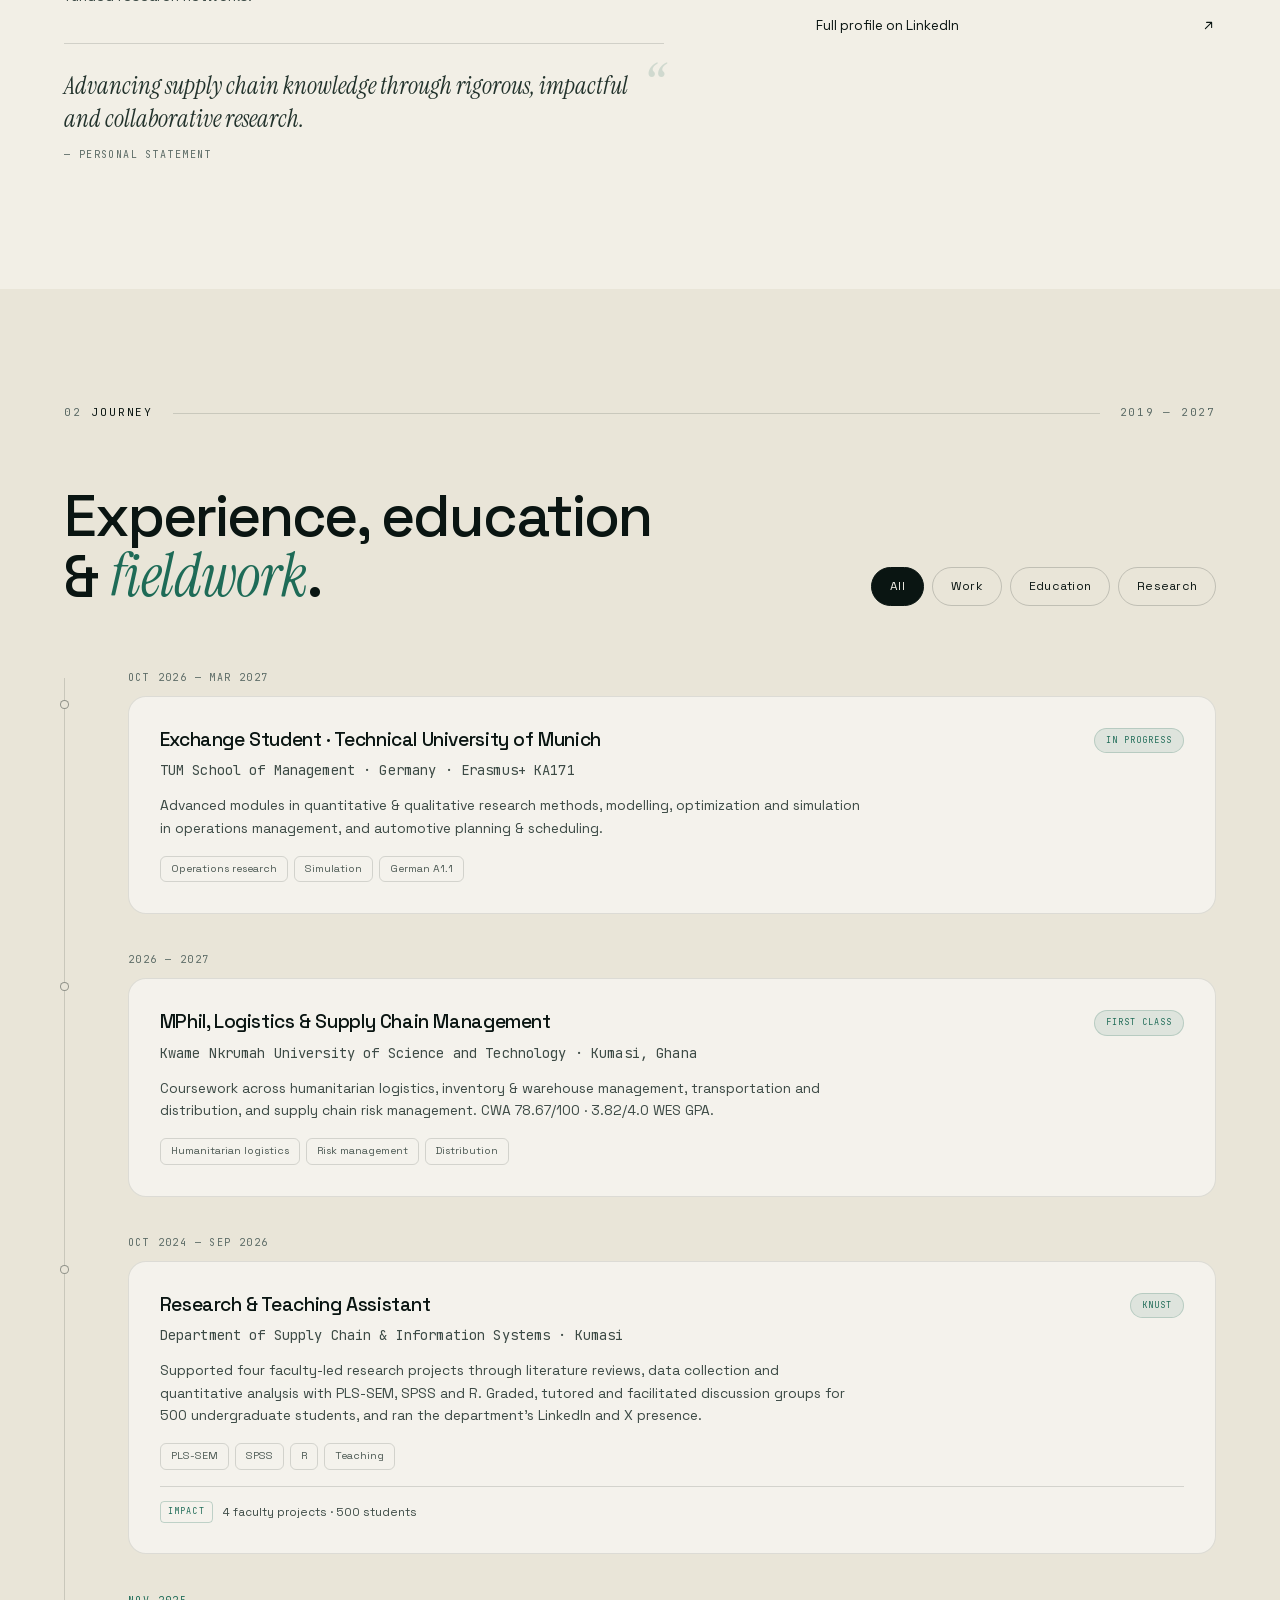
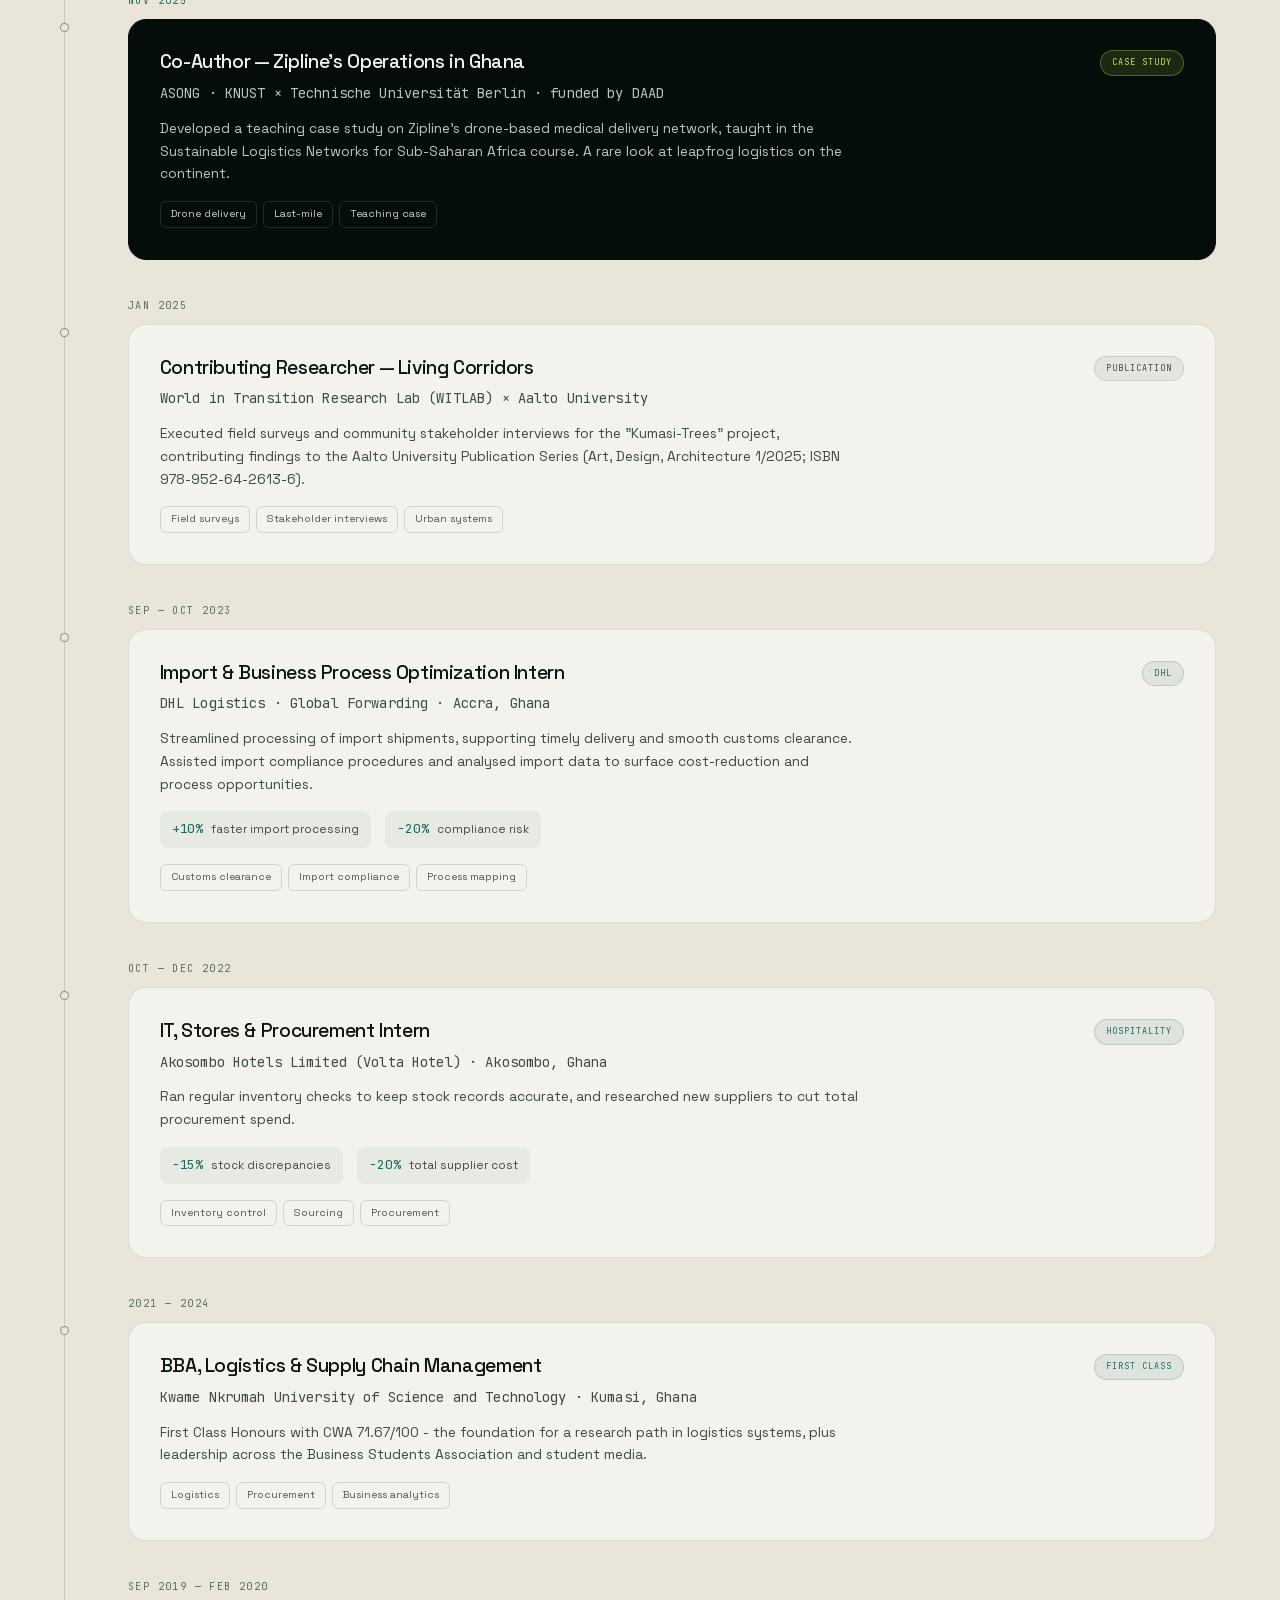
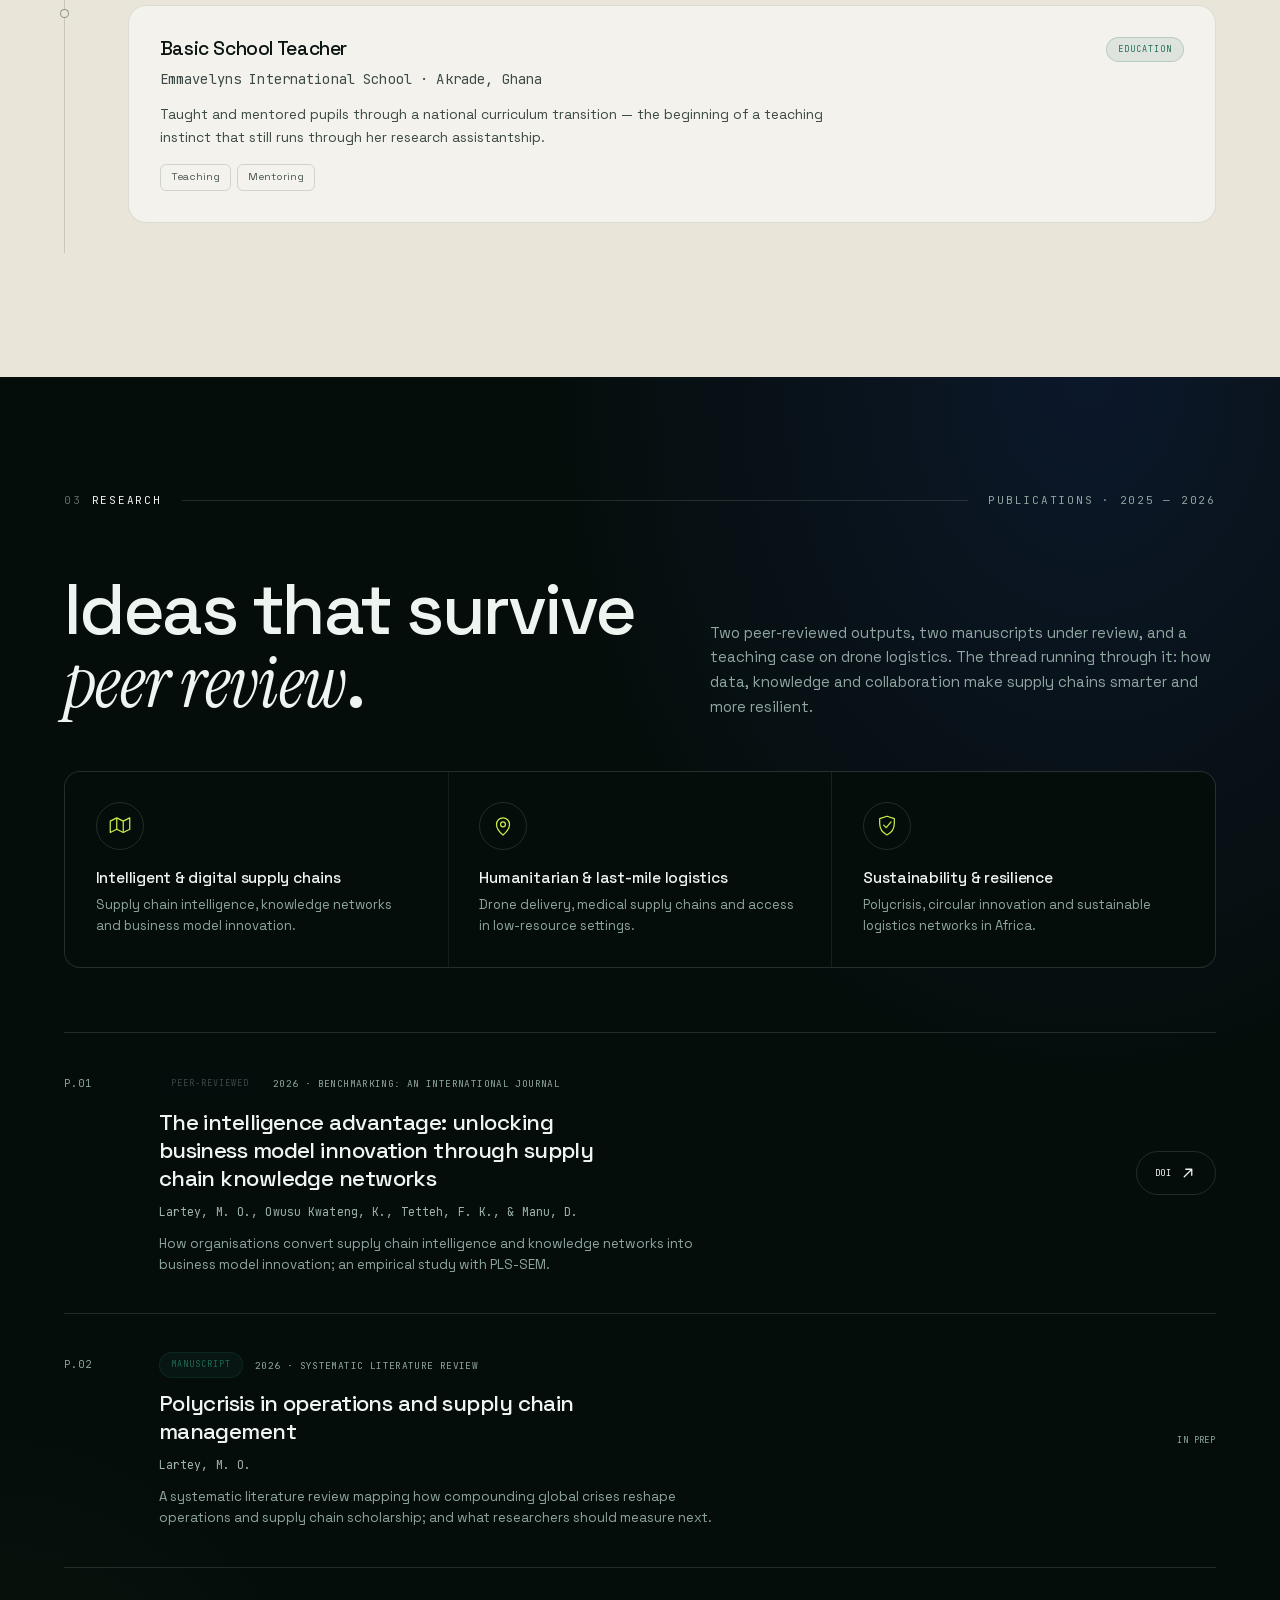
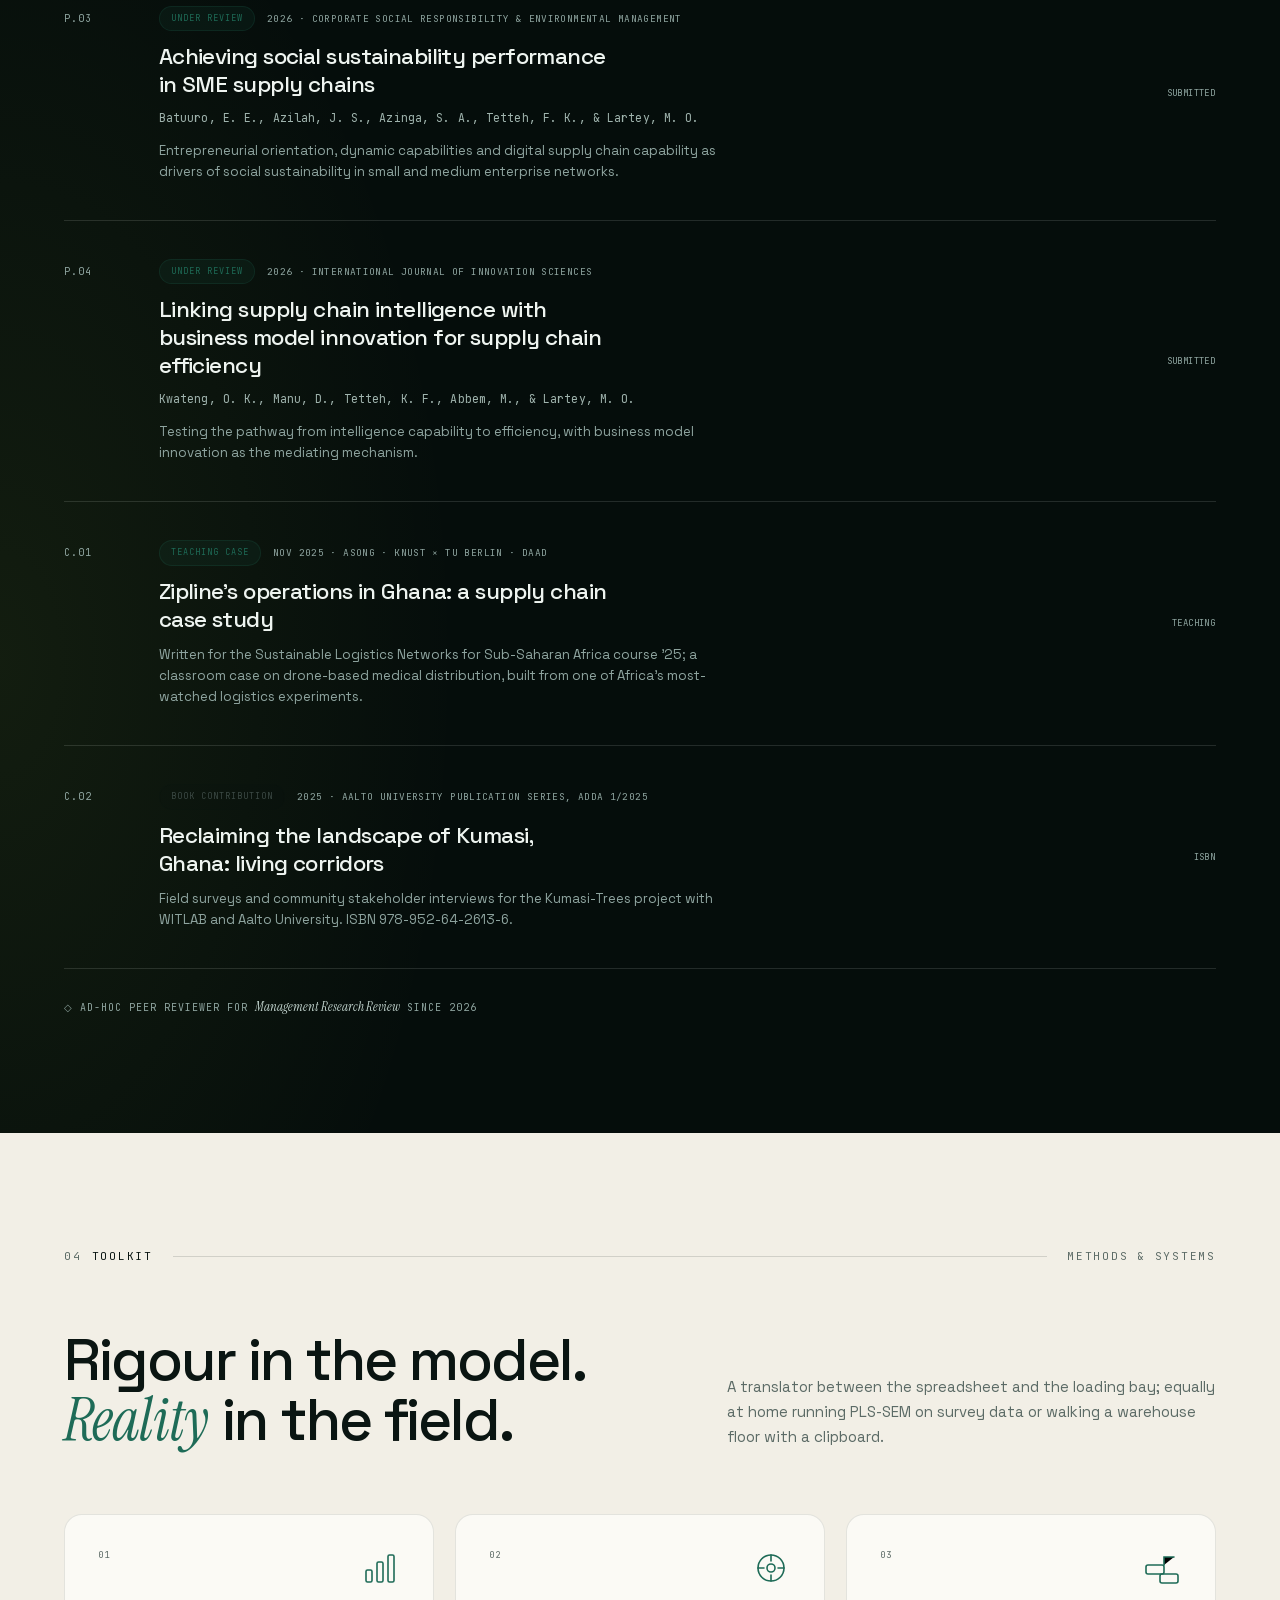
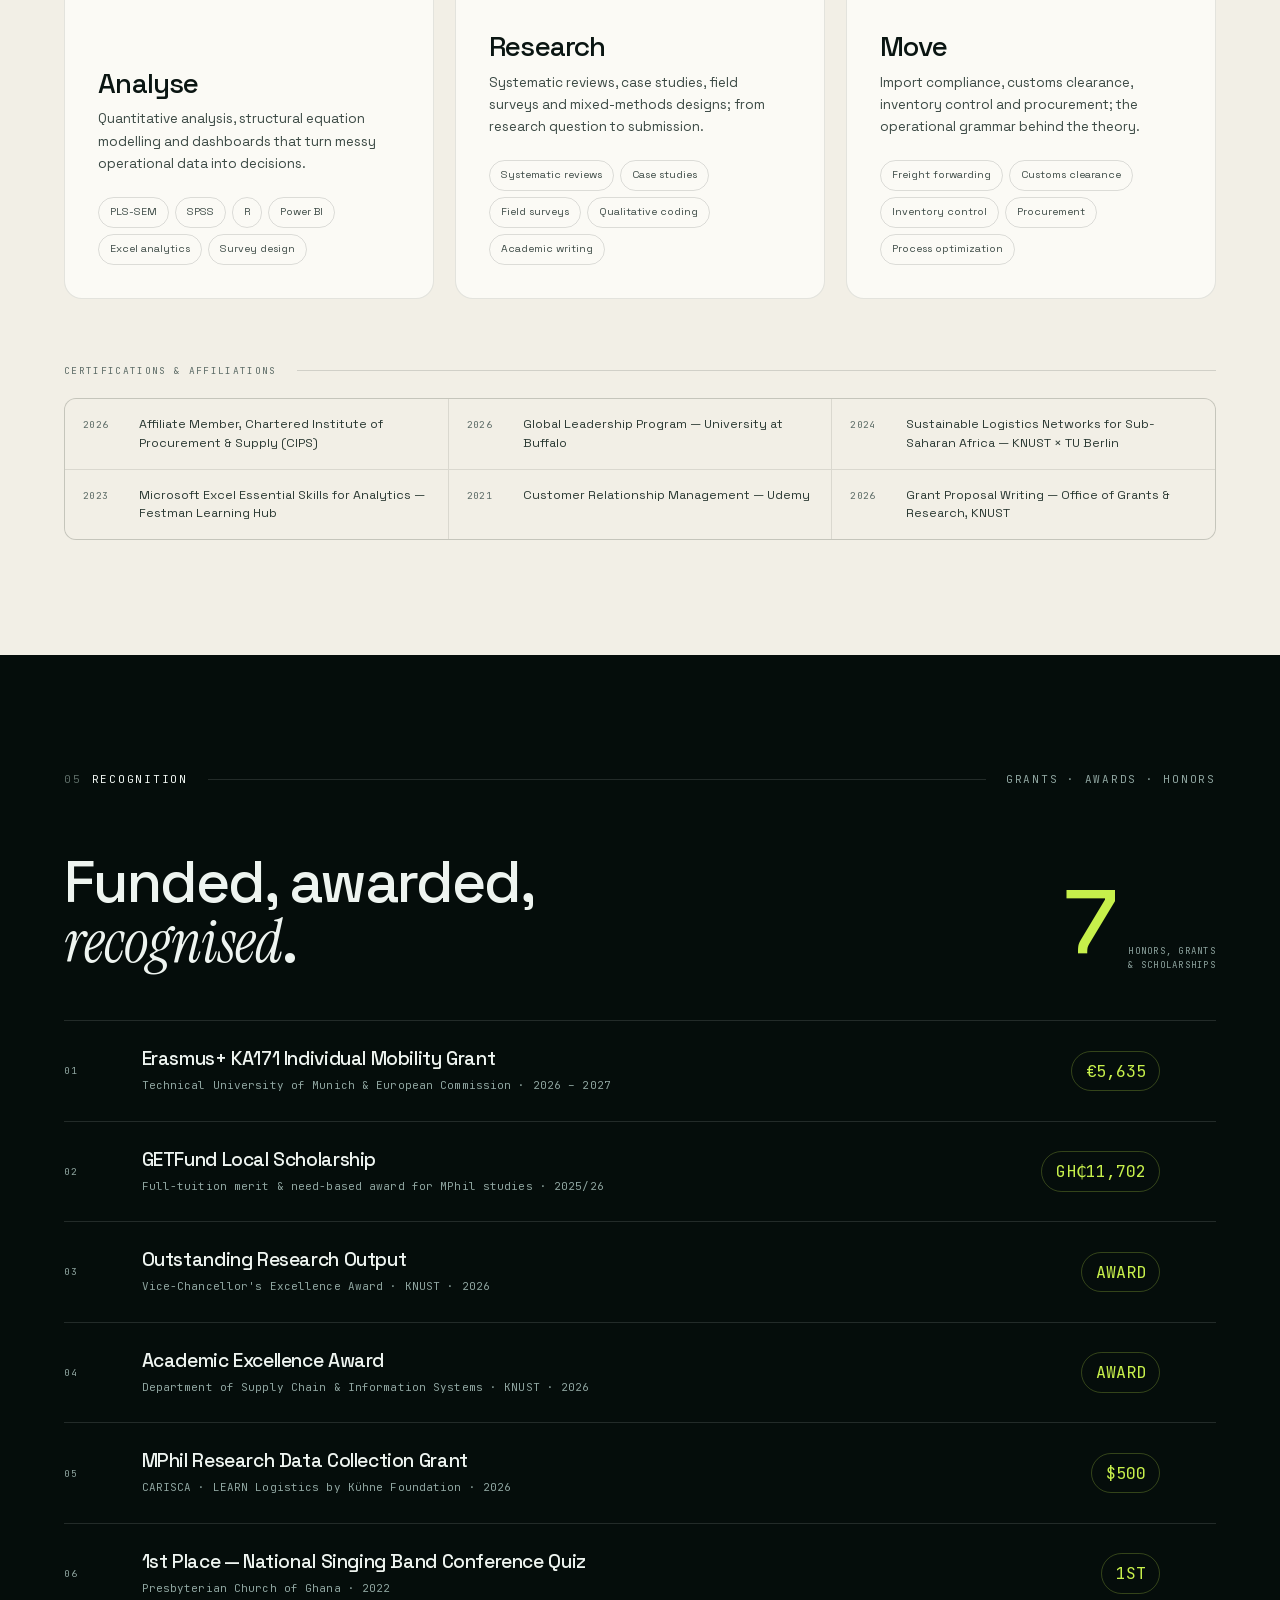
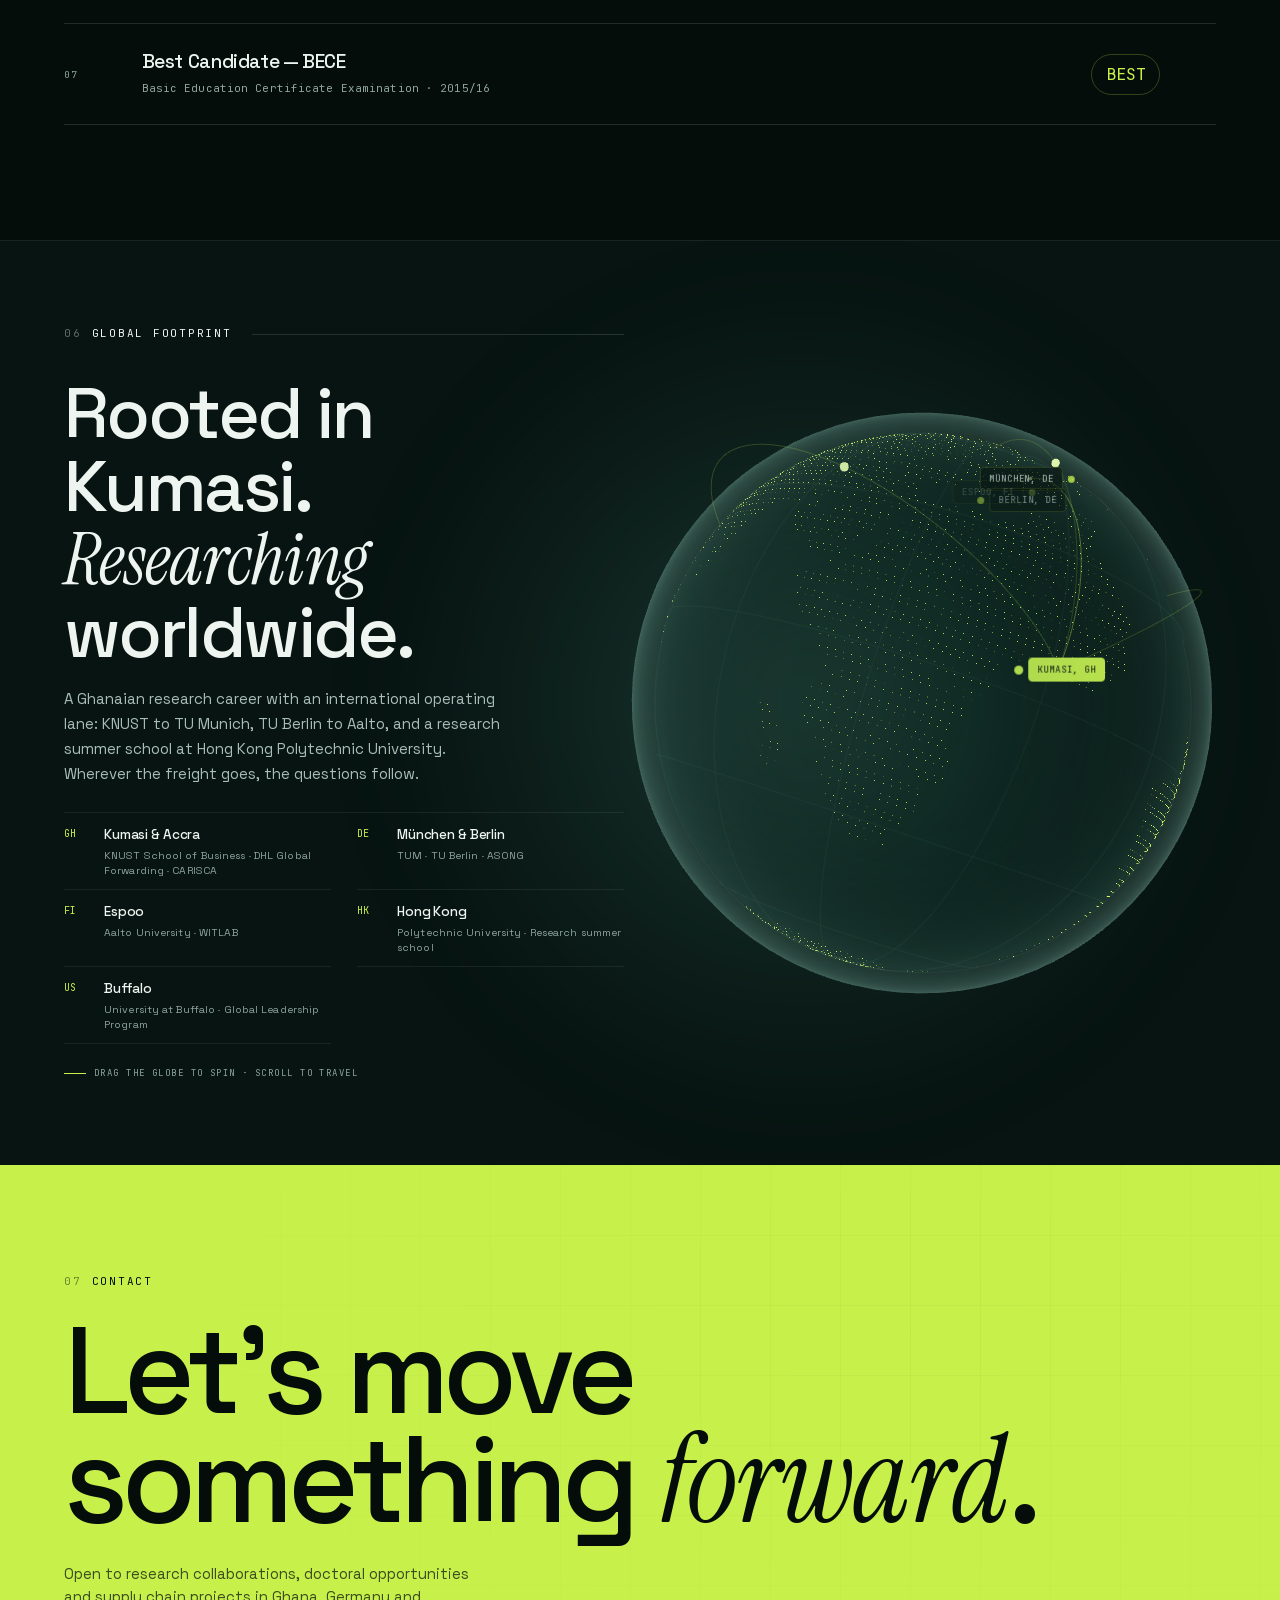
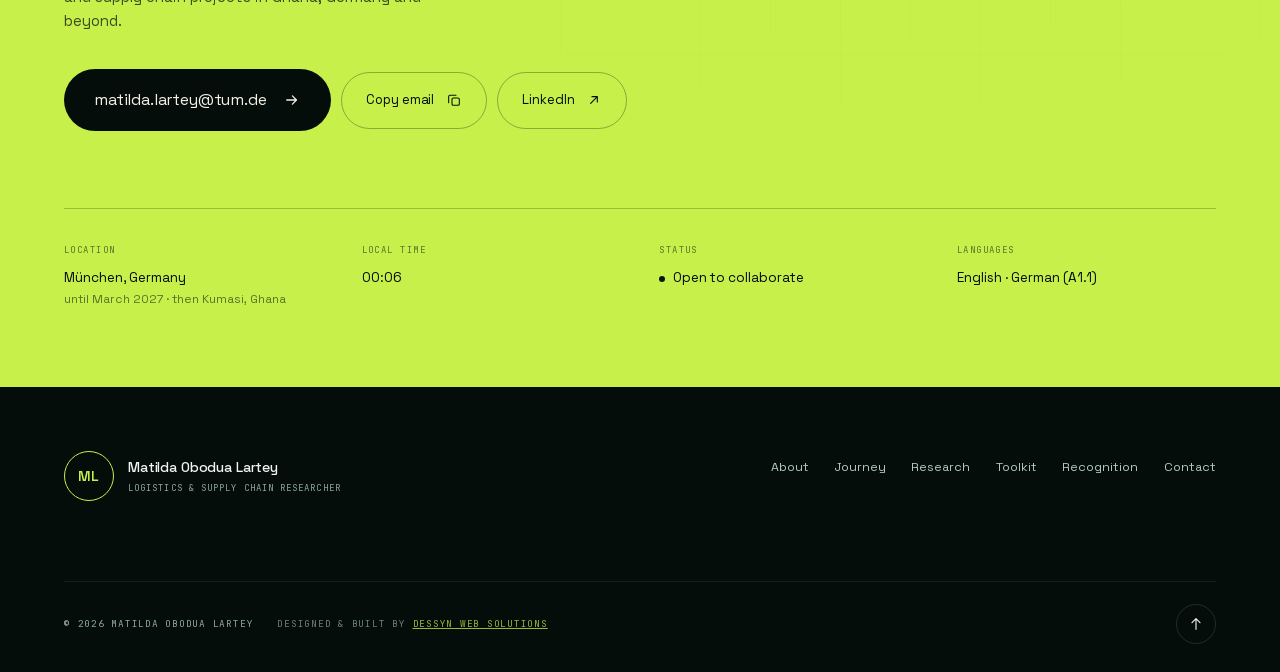
<file: src/index.html>
<!DOCTYPE html>
<html lang="en">
<head>
<meta charset="utf-8">
<meta name="viewport" content="width=device-width, initial-scale=1">
<title>Matilda Obodua Lartey — Logistics & Supply Chain Researcher</title>
<meta name="description" content="Matilda Obodua Lartey — MPhil Logistics & Supply Chain Management researcher at KNUST, Erasmus+ exchange scholar at TU Munich. Research on intelligent, sustainable and resilient supply chains.">
<meta name="theme-color" content="#050D0B">
<meta property="og:title" content="Matilda Obodua Lartey — Logistics & Supply Chain Researcher">
<meta property="og:description" content="Moving the world, one link at a time. Research, freight operations and supply chain insight from Accra to Munich.">
<meta property="og:type" content="website">
<link rel="icon" href="data:image/svg+xml,%3Csvg xmlns='http://www.w3.org/2000/svg' viewBox='0 0 64 64'%3E%3Crect width='64' height='64' rx='16' fill='%23050D0B'/%3E%3Cpath d='M14 46V18h6l12 16 12-16h6v28h-6V29L32 44 20 29v17z' fill='%23C7F04B'/%3E%3C/svg%3E">
<link rel="stylesheet" href="fonts.css">
<link rel="stylesheet" href="styles.css">
</head>
<body>

<div class="grain" aria-hidden="true"></div>

<!-- ============ PRELOADER ============ -->
<div class="preloader" id="preloader" aria-hidden="true">
  <div class="pre-inner">
    <div class="pre-mark">
      <span class="pre-name">Matilda Obodua Lartey</span>
      <span class="pre-meta">Logistics &amp; Supply Chain · Portfolio 2026</span>
    </div>
    <div class="pre-bar"><span id="preBar"></span></div>
    <div class="pre-foot">
      <span id="preNum">00</span>
      <span class="pre-tag">Routing your visit…</span>
    </div>
  </div>
</div>

<div class="progress" aria-hidden="true"><span id="scrollProgress"></span></div>

<!-- ============ NAV ============ -->
<header class="nav" id="nav">
  <a class="brand" href="#top" aria-label="Matilda Obodua Lartey — home">
    <span class="brand-mark">ML</span>
    <span class="brand-text">
      <strong>Matilda Obodua Lartey</strong>
      <em>Logistics &amp; Supply Chain</em>
    </span>
  </a>

  <nav class="nav-links" aria-label="Primary">
    <a href="#about">About</a>
    <a href="#journey">Journey</a>
    <a href="#research">Research</a>
    <a href="#toolkit">Toolkit</a>
    <a href="#recognition">Recognition</a>
    <a href="#contact">Contact</a>
  </nav>
<div class="nav-actions">
  <a class="btn btn-cv"
     href="src/Matilda_Obodua_Lartey_CV.pdf"
     download="Matilda_Obodua_Lartey_CV.pdf"
     data-magnetic>
      <span>CV</span>
      <svg viewBox="0 0 24 24" width="14" height="14" aria-hidden="true"><path d="M12 3v12m0 0 4.5-4.5M12 15l-4.5-4.5M4 19h16" fill="none" stroke="currentColor" stroke-width="1.7" stroke-linecap="round" stroke-linejoin="round"/></svg>
    </a>
    <button class="burger" id="burger" aria-label="Open menu" aria-expanded="false">
      <span></span><span></span>
    </button>
  </div>
</header>

<div class="menu" id="menu" aria-hidden="true">
  <div class="menu-inner">
    <a href="#about"><span>01</span>About</a>
    <a href="#journey"><span>02</span>Journey</a>
    <a href="#research"><span>03</span>Research</a>
    <a href="#toolkit"><span>04</span>Toolkit</a>
    <a href="#recognition"><span>05</span>Recognition</a>
    <a href="#contact"><span>06</span>Contact</a>
  </div>
  <div class="menu-foot">
    <a href="mailto:matilda.lartey@tum.de">matilda.lartey@tum.de</a>
    <a href="https://www.linkedin.com/in/matilda-obodua-lartey/" target="_blank" rel="noopener">LinkedIn ↗</a>
  </div>
</div>

<main id="top">

<!-- ============ HERO ============ -->
<section class="hero" id="hero">
  <div class="hero-canvas" id="heroCanvas" aria-hidden="true"></div>
  <div class="hero-glow" aria-hidden="true"></div>
  <div class="hero-grid" aria-hidden="true"></div>

  <div class="wrap hero-wrap">
    <div class="hero-copy">
      <div class="eyebrow reveal" data-d="0">
        <span class="dot-live"></span>
        <span>MPhil Logistics &amp; Supply Chain · KNUST</span>
        <span class="sep"></span>
        <span class="mono">Erasmus+ @ TUM</span>
      </div>

      <h1 class="hero-title">
        <span class="line"><span class="w" data-d="0">Moving</span> <span class="w" data-d="1">the</span> <span class="w" data-d="2">world,</span></span>
        <span class="line"><span class="w serif" data-d="3">one&nbsp;insight</span> <span class="w" data-d="4">at</span> <span class="w" data-d="5">a</span> <span class="w" data-d="6">time.</span></span>
      </h1>

      <p class="hero-lead reveal" data-d="6">
        I'm <strong>Matilda Obodua Lartey</strong> — a Ghanaian supply chain researcher and
        research assistant, currently on an Erasmus+ exchange at the Technical University of Munich.
        I study how goods, data and people move: from a DHL import desk in Accra to peer-reviewed
        work on intelligent, sustainable logistics networks.
      </p>

      <div class="hero-cta reveal" data-d="7">
        <a class="btn btn-primary" href="#research" data-magnetic>
          <span>Explore the research</span>
          <svg viewBox="0 0 24 24" width="16" height="16" aria-hidden="true"><path d="M5 12h13m0 0-5.5-5.5M18 12l-5.5 5.5" fill="none" stroke="currentColor" stroke-width="1.7" stroke-linecap="round" stroke-linejoin="round"/></svg>
        </a>
        <a class="btn btn-ghost" href="#contact" data-magnetic>
          <span>Get in touch</span>
        </a>
      </div>

      <div class="hero-meta reveal" data-d="8">
        <div class="clock"><span class="mono">KUM</span> <span id="clockAccra">--:--</span></div>
        <div class="clock"><span class="mono">MUC</span> <span id="clockMunich">--:--</span></div>
        <div class="meta-note">
          <svg viewBox="0 0 24 24" width="14" height="14" aria-hidden="true"><path d="M12 21s7-5.6 7-11a7 7 0 1 0-14 0c0 5.4 7 11 7 11Z" fill="none" stroke="currentColor" stroke-width="1.6"/><circle cx="12" cy="10" r="2.4" fill="none" stroke="currentColor" stroke-width="1.6"/></svg>
          Kumasi ↔ München
        </div>
      </div>
    </div>

    <div class="hero-visual">
      <div class="portrait-wrap reveal-visual">
        <div class="portrait-card" id="portraitCard">
          <div class="portrait-img">
            <img src="img/portrait-4x5.jpg" alt="Portrait of Matilda Obodua Lartey" width="1000" height="1250" fetchpriority="high">
          </div>
          <div class="portrait-sheen" aria-hidden="true"></div>
          <div class="portrait-tag"><span class="dot-live"></span> Open to research collaborations</div>
        </div>

        <div class="float-card shipment" data-float>
          <div class="ship-head">
            <span class="mono">CONSIGNMENT · ML-2026</span>
            <span class="status">In transit</span>
          </div>
          <div class="ship-route">
            <span>Kumasi, GH</span>
            <span class="route-line"><i></i></span>
            <span>München, DE</span>
          </div>
          <div class="ship-bar"><span style="width:64%"></span></div>
          <div class="ship-foot mono">ETA · MAR 2027 &nbsp;|&nbsp; 5,840 km</div>
        </div>

        <div class="float-card badge-pub" data-float>
          <span class="mono">PUBLISHED</span>
          <strong>Benchmarking: An<br>International Journal</strong>
          <span class="mono dim">2026 · DOI 10.1108/BIJ-07-2025-0676</span>
        </div>
      </div>
    </div>
  </div>

  <div class="hero-stats">
    <div class="wrap stats-wrap">
      <div class="stat" data-reveal>
        <span class="stat-num" data-count="2" data-suffix="">0</span>
        <span class="stat-label">Peer-reviewed<br>papers</span>
      </div>
      <div class="stat" data-reveal data-d="1">
        <span class="stat-num" data-count="3.82" data-decimals="2">0</span>
        <span class="stat-label">WES GPA<br><span class="mono dim">of 4.0</span></span>
      </div>
      <div class="stat" data-reveal data-d="2">
        <span class="stat-num" data-count="500" data-suffix="+">0</span>
        <span class="stat-label">Students<br>supported</span>
      </div>
      <div class="stat" data-reveal data-d="3">
        <span class="stat-num" data-count="8.1" data-decimals="1" data-suffix="K">0</span>
        <span class="stat-label">LinkedIn<br>community</span>
      </div>
      <div class="stat scroll-cue" data-reveal data-d="4">
        <span class="scroll-label mono">SCROLL TO EXPLORE</span>
        <span class="scroll-line"><i></i></span>
      </div>
    </div>
  </div>
</section>

<!-- ============ MARQUEE ============ -->
<div class="marquee" aria-hidden="true">
  <div class="marquee-track">
    <span>Freight forwarding</span><i>✦</i><span>Humanitarian logistics</span><i>✦</i><span>Inventory &amp; warehousing</span><i>✦</i><span>Supply chain risk</span><i>✦</i><span>Last-mile distribution</span><i>✦</i><span>Digital logistics</span><i>✦</i><span>Sustainable networks</span><i>✦</i><span>Supply chain analytics</span><i>✦</i>
    <span>Freight forwarding</span><i>✦</i><span>Humanitarian logistics</span><i>✦</i><span>Inventory &amp; warehousing</span><i>✦</i><span>Supply chain risk</span><i>✦</i><span>Last-mile distribution</span><i>✦</i><span>Digital logistics</span><i>✦</i><span>Sustainable networks</span><i>✦</i><span>Supply chain analytics</span><i>✦</i>
  </div>
</div>

<!-- ============ ABOUT ============ -->
<section class="about light" id="about">
  <div class="wrap">
    <div class="sec-head">
      <span class="kicker" data-reveal><i>01</i> About</span>
      <span class="rule" data-reveal data-d="1"></span>
      <span class="kicker right mono" data-reveal data-d="2">Kumasi · Accra · München</span>
    </div>

    <div class="about-grid">
      <div class="about-left">
        <h2 class="statement" data-reveal>
          Supply chains are where <em>economics</em>, <em>engineering</em> and
          <em>human needs</em> collide. That's exactly where I work.
        </h2>
        <div class="about-body" data-reveal data-d="1">
          <p>
            I'm an early-career researcher committed to advancing supply chain knowledge through
            rigorous, impactful and collaborative research. My Master's at KNUST examines how
            supply chain intelligence and knowledge networks drive business model innovation.
            My field work has taken me from Kumasi's informal freight corridors to Germany's
            DAAD-funded research networks.
          </p>
          <p>
            Before research became full-time, I was on the operational side: clearing imports at
            <strong>DHL Global Forwarding</strong> and tightening stock accuracy at
            <strong>Akosombo Hotels</strong>. That ground-level view keeps my academic work honest.            Every model has to survive contact with a real container, a real customs officer and a real deadline.
          </p>
        </div>

        <blockquote class="pull" data-reveal data-d="2">
          <span class="qmark">“</span>
          Advancing supply chain knowledge through rigorous, impactful and collaborative research.
          <cite>— Personal statement</cite>
        </blockquote>
      </div>

      <aside class="about-right">
        <div class="fact" data-reveal>
          <span class="fact-k">Studying</span>
          <span class="fact-v">MPhil, Logistics &amp; Supply Chain Management<br><span class="dim">KNUST School of Business · First Class</span></span>
        </div>
        <div class="fact" data-reveal data-d="1">
          <span class="fact-k">Exchange</span>
          <span class="fact-v">Technical University of Munich<br><span class="dim">Erasmus+ KA171 · Oct 2026 – Mar 2027</span></span>
        </div>
        <div class="fact" data-reveal data-d="2">
          <span class="fact-k">Focus</span>
          <span class="fact-v">Digital &amp; intelligent supply chains, humanitarian logistics, sustainability transitions</span>
        </div>
        <div class="fact" data-reveal data-d="3">
          <span class="fact-k">Member</span>
          <span class="fact-v">Chartered Institute of Procurement &amp; Supply (CIPS)<br><span class="dim">Affiliate · since 2026</span></span>
        </div>
        <div class="fact" data-reveal data-d="4">
          <span class="fact-k">Also</span>
          <span class="fact-v">Ad-hoc peer reviewer, <em>Management Research Review</em></span>
        </div>
        <a class="fact-link" href="https://www.linkedin.com/in/matilda-obodua-lartey/" target="_blank" rel="noopener" data-reveal data-d="5">
          <span>Full profile on LinkedIn</span>
          <svg viewBox="0 0 24 24" width="15" height="15" aria-hidden="true"><path d="M7 17 17 7M17 7H9m8 0v8" fill="none" stroke="currentColor" stroke-width="1.7" stroke-linecap="round" stroke-linejoin="round"/></svg>
        </a>
      </aside>
    </div>
  </div>
</section>

<!-- ============ JOURNEY ============ -->
<section class="journey light" id="journey">
  <div class="wrap">
    <div class="sec-head">
      <span class="kicker" data-reveal><i>02</i> Journey</span>
      <span class="rule" data-reveal data-d="1"></span>
      <span class="kicker right mono" data-reveal data-d="2">2019 — 2027</span>
    </div>

    <div class="journey-top">
      <h2 class="h2" data-reveal>Experience, education<br>&amp; <em>fieldwork</em>.</h2>
      <div class="filters" data-reveal data-d="1" role="tablist" aria-label="Filter journey">
        <button class="chip is-active" data-filter="all">All</button>
        <button class="chip" data-filter="work">Work</button>
        <button class="chip" data-filter="education">Education</button>
        <button class="chip" data-filter="research">Research</button>
      </div>
    </div>

    <div class="timeline" id="timeline">
      <div class="rail"><span class="rail-fill" id="railFill"></span></div>

      <article class="tl-item" data-cat="education" data-reveal>
        <div class="tl-dot"></div>
        <div class="tl-date mono">OCT 2026 — MAR 2027</div>
        <div class="tl-card">
          <div class="tl-head">
            <h3>Exchange Student · Technical University of Munich</h3>
            <span class="tag">In progress</span>
          </div>
          <p class="tl-org">TUM School of Management · Germany · Erasmus+ KA171</p>
          <p>Advanced modules in quantitative &amp; qualitative research methods, modelling, optimization and simulation in operations management, and automotive planning &amp; scheduling.</p>
          <div class="tl-tags"><span>Operations research</span><span>Simulation</span><span>German A1.1</span></div>
        </div>
      </article>

      <article class="tl-item" data-cat="education" data-reveal>
        <div class="tl-dot"></div>
        <div class="tl-date mono">2026 — 2027</div>
        <div class="tl-card">
          <div class="tl-head">
            <h3>MPhil, Logistics &amp; Supply Chain Management</h3>
            <span class="tag">First Class</span>
          </div>
          <p class="tl-org">Kwame Nkrumah University of Science and Technology · Kumasi, Ghana</p>
          <p>Coursework across humanitarian logistics, inventory &amp; warehouse management, transportation and distribution, and supply chain risk management. CWA 78.67/100 · 3.82/4.0 WES GPA.</p>
          <div class="tl-tags"><span>Humanitarian logistics</span><span>Risk management</span><span>Distribution</span></div>
        </div>
      </article>

      <article class="tl-item" data-cat="work" data-reveal>
        <div class="tl-dot"></div>
        <div class="tl-date mono">OCT 2024 — SEP 2026</div>
        <div class="tl-card">
          <div class="tl-head">
            <h3>Research &amp; Teaching Assistant</h3>
            <span class="tag">KNUST</span>
          </div>
          <p class="tl-org">Department of Supply Chain &amp; Information Systems · Kumasi</p>
          <p>Supported four faculty-led research projects through literature reviews, data collection and quantitative analysis with PLS-SEM, SPSS and R. Graded, tutored and facilitated discussion groups for 500 undergraduate students, and ran the department's LinkedIn and X presence.</p>
          <div class="tl-tags"><span>PLS-SEM</span><span>SPSS</span><span>R</span><span>Teaching</span></div>
          <div class="metric"><span class="mono">IMPACT</span> 4 faculty projects · 500 students</div>
        </div>
      </article>

      <article class="tl-item tl-featured" data-cat="research" data-reveal>
        <div class="tl-dot"></div>
        <div class="tl-date mono">NOV 2025</div>
        <div class="tl-card">
          <div class="tl-head">
            <h3>Co-Author — Zipline's Operations in Ghana</h3>
            <span class="tag alt">Case study</span>
          </div>
          <p class="tl-org">ASONG · KNUST × Technische Universität Berlin · funded by DAAD</p>
          <p>Developed a teaching case study on Zipline's drone-based medical delivery network, taught in the Sustainable Logistics Networks for Sub-Saharan Africa course. A rare look at leapfrog logistics on the continent.</p>
          <div class="tl-tags"><span>Drone delivery</span><span>Last-mile</span><span>Teaching case</span></div>
        </div>
      </article>

      <article class="tl-item" data-cat="research" data-reveal>
        <div class="tl-dot"></div>
        <div class="tl-date mono">JAN 2025</div>
        <div class="tl-card">
          <div class="tl-head">
            <h3>Contributing Researcher — Living Corridors</h3>
            <span class="tag alt">Publication</span>
          </div>
          <p class="tl-org">World in Transition Research Lab (WITLAB) × Aalto University</p>
          <p>Executed field surveys and community stakeholder interviews for the "Kumasi-Trees" project, contributing findings to the Aalto University Publication Series (Art, Design, Architecture 1/2025; ISBN 978-952-64-2613-6).</p>
          <div class="tl-tags"><span>Field surveys</span><span>Stakeholder interviews</span><span>Urban systems</span></div>
        </div>
      </article>

      <article class="tl-item" data-cat="work" data-reveal>
        <div class="tl-dot"></div>
        <div class="tl-date mono">SEP — OCT 2023</div>
        <div class="tl-card">
          <div class="tl-head">
            <h3>Import &amp; Business Process Optimization Intern</h3>
            <span class="tag">DHL</span>
          </div>
          <p class="tl-org">DHL Logistics · Global Forwarding · Accra, Ghana</p>
          <p>Streamlined processing of import shipments, supporting timely delivery and smooth customs clearance. Assisted import compliance procedures and analysed import data to surface cost-reduction and process opportunities.</p>
          <div class="tl-impacts">
            <div><span class="mono">+10%</span> faster import processing</div>
            <div><span class="mono">−20%</span> compliance risk</div>
          </div>
          <div class="tl-tags"><span>Customs clearance</span><span>Import compliance</span><span>Process mapping</span></div>
        </div>
      </article>

      <article class="tl-item" data-cat="work" data-reveal>
        <div class="tl-dot"></div>
        <div class="tl-date mono">OCT — DEC 2022</div>
        <div class="tl-card">
          <div class="tl-head">
            <h3>IT, Stores &amp; Procurement Intern</h3>
            <span class="tag">Hospitality</span>
          </div>
          <p class="tl-org">Akosombo Hotels Limited (Volta Hotel) · Akosombo, Ghana</p>
          <p>Ran regular inventory checks to keep stock records accurate, and researched new suppliers to cut total procurement spend.</p>
          <div class="tl-impacts">
            <div><span class="mono">−15%</span> stock discrepancies</div>
            <div><span class="mono">−20%</span> total supplier cost</div>
          </div>
          <div class="tl-tags"><span>Inventory control</span><span>Sourcing</span><span>Procurement</span></div>
        </div>
      </article>

      <article class="tl-item" data-cat="education" data-reveal>
        <div class="tl-dot"></div>
        <div class="tl-date mono">2021 — 2024</div>
        <div class="tl-card">
          <div class="tl-head">
            <h3>BBA, Logistics &amp; Supply Chain Management</h3>
            <span class="tag">First Class</span>
          </div>
          <p class="tl-org">Kwame Nkrumah University of Science and Technology · Kumasi, Ghana</p>
          <p>First Class Honours with CWA 71.67/100 - the foundation for a research path in logistics systems, plus leadership across the Business Students Association and student media.</p>
          <div class="tl-tags"><span>Logistics</span><span>Procurement</span><span>Business analytics</span></div>
        </div>
      </article>

      <article class="tl-item" data-cat="work" data-reveal>
        <div class="tl-dot"></div>
        <div class="tl-date mono">SEP 2019 — FEB 2020</div>
        <div class="tl-card">
          <div class="tl-head">
            <h3>Basic School Teacher</h3>
            <span class="tag">Education</span>
          </div>
          <p class="tl-org">Emmavelyns International School · Akrade, Ghana</p>
          <p>Taught and mentored pupils through a national curriculum transition — the beginning of a teaching instinct that still runs through her research assistantship.</p>
          <div class="tl-tags"><span>Teaching</span><span>Mentoring</span></div>
        </div>
      </article>
    </div>
  </div>
</section>

<!-- ============ RESEARCH ============ -->
<section class="research dark" id="research">
  <div class="research-bg" aria-hidden="true"></div>
  <div class="wrap">
    <div class="sec-head">
      <span class="kicker" data-reveal><i>03</i> Research</span>
      <span class="rule" data-reveal data-d="1"></span>
      <span class="kicker right mono" data-reveal data-d="2">Publications · 2025 — 2026</span>
    </div>

    <div class="research-top">
      <h2 class="h2 xl" data-reveal>Ideas that survive<br><em>peer review</em>.</h2>
      <p class="lede" data-reveal data-d="1">
        Two peer-reviewed outputs, two manuscripts under review, and a teaching case on
        drone logistics. The thread running through it: how data, knowledge and
        collaboration make supply chains smarter and more resilient.
      </p>
    </div>

    <div class="themes">
      <div class="theme" data-reveal>
        <span class="theme-ico">
          <svg viewBox="0 0 32 32" width="26" height="26" aria-hidden="true"><path d="M4 24V10l8-4 8 4 8-4v14l-8 4-8-4-8 4Z" fill="none" stroke="currentColor" stroke-width="1.5" stroke-linejoin="round"/><path d="M12 6v14m8-10v14" fill="none" stroke="currentColor" stroke-width="1.5"/></svg>
        </span>
        <h3>Intelligent &amp; digital supply chains</h3>
        <p>Supply chain intelligence, knowledge networks and business model innovation.</p>
      </div>
      <div class="theme" data-reveal data-d="1">
        <span class="theme-ico">
          <svg viewBox="0 0 32 32" width="26" height="26" aria-hidden="true"><path d="M16 27s8-6.6 8-13a8 8 0 1 0-16 0c0 6.4 8 13 8 13Z" fill="none" stroke="currentColor" stroke-width="1.5"/><circle cx="16" cy="14" r="3" fill="none" stroke="currentColor" stroke-width="1.5"/></svg>
        </span>
        <h3>Humanitarian &amp; last-mile logistics</h3>
        <p>Drone delivery, medical supply chains and access in low-resource settings.</p>
      </div>
      <div class="theme" data-reveal data-d="2">
        <span class="theme-ico">
          <svg viewBox="0 0 32 32" width="26" height="26" aria-hidden="true"><path d="M16 27c6-3 9-8 9-14V7l-9-3-9 3v6c0 6 3 11 9 14Z" fill="none" stroke="currentColor" stroke-width="1.5" stroke-linejoin="round"/><path d="m12 15 3 3 6-7" fill="none" stroke="currentColor" stroke-width="1.5" stroke-linecap="round" stroke-linejoin="round"/></svg>
        </span>
        <h3>Sustainability &amp; resilience</h3>
        <p>Polycrisis, circular innovation and sustainable logistics networks in Africa.</p>
      </div>
    </div>

    <div class="papers">
      <article class="paper" data-reveal>
        <div class="paper-num mono">P.01</div>
        <div class="paper-main">
          <div class="paper-meta">
            <span class="tag alt">Peer-reviewed</span>
            <span class="mono dim">2026 · Benchmarking: An International Journal</span>
          </div>
          <h3>The intelligence advantage: unlocking business model innovation through supply chain knowledge networks</h3>
          <p class="authors">Lartey, M. O., Owusu Kwateng, K., Tetteh, F. K., &amp; Manu, D.</p>
          <p class="abs">How organisations convert supply chain intelligence and knowledge networks into business model innovation; an empirical study with PLS-SEM.</p>
        </div>
        <a class="paper-link" href="https://doi.org/10.1108/BIJ-07-2025-0676" target="_blank" rel="noopener" aria-label="Read the paper">
          <span class="mono">DOI</span>
          <svg viewBox="0 0 24 24" width="18" height="18" aria-hidden="true"><path d="M7 17 17 7M17 7H9m8 0v8" fill="none" stroke="currentColor" stroke-width="1.7" stroke-linecap="round" stroke-linejoin="round"/></svg>
        </a>
      </article>

      <article class="paper" data-reveal data-d="1">
        <div class="paper-num mono">P.02</div>
        <div class="paper-main">
          <div class="paper-meta">
            <span class="tag">Manuscript</span>
            <span class="mono dim">2026 · Systematic literature review</span>
          </div>
          <h3>Polycrisis in operations and supply chain management</h3>
          <p class="authors">Lartey, M. O.</p>
          <p class="abs">A systematic literature review mapping how compounding global crises reshape operations and supply chain scholarship; and what researchers should measure next.</p>
        </div>
        <div class="paper-link quiet" aria-hidden="true"><span class="mono">IN PREP</span></div>
      </article>

      <article class="paper" data-reveal>
        <div class="paper-num mono">P.03</div>
        <div class="paper-main">
          <div class="paper-meta">
            <span class="tag">Under review</span>
            <span class="mono dim">2026 · Corporate Social Responsibility &amp; Environmental Management</span>
          </div>
          <h3>Achieving social sustainability performance in SME supply chains</h3>
          <p class="authors">Batuuro, E. E., Azilah, J. S., Azinga, S. A., Tetteh, F. K., &amp; Lartey, M. O.</p>
          <p class="abs">Entrepreneurial orientation, dynamic capabilities and digital supply chain capability as drivers of social sustainability in small and medium enterprise networks.</p>
        </div>
        <div class="paper-link quiet" aria-hidden="true"><span class="mono">SUBMITTED</span></div>
      </article>

      <article class="paper" data-reveal data-d="1">
        <div class="paper-num mono">P.04</div>
        <div class="paper-main">
          <div class="paper-meta">
            <span class="tag">Under review</span>
            <span class="mono dim">2026 · International Journal of Innovation Sciences</span>
          </div>
          <h3>Linking supply chain intelligence with business model innovation for supply chain efficiency</h3>
          <p class="authors">Kwateng, O. K., Manu, D., Tetteh, K. F., Abbem, M., &amp; Lartey, M. O.</p>
          <p class="abs">Testing the pathway from intelligence capability to efficiency, with business model innovation as the mediating mechanism.</p>
        </div>
        <div class="paper-link quiet" aria-hidden="true"><span class="mono">SUBMITTED</span></div>
      </article>

      <article class="paper paper-case" data-reveal>
        <div class="paper-num mono">C.01</div>
        <div class="paper-main">
          <div class="paper-meta">
            <span class="tag">Teaching case</span>
            <span class="mono dim">Nov 2025 · ASONG · KNUST × TU Berlin · DAAD</span>
          </div>
          <h3>Zipline's operations in Ghana: a supply chain case study</h3>
          <p class="authored">Written for the Sustainable Logistics Networks for Sub-Saharan Africa course '25; a classroom case on drone-based medical distribution, built from one of Africa's most-watched logistics experiments.</p>
        </div>
        <div class="paper-link quiet" aria-hidden="true"><span class="mono">TEACHING</span></div>
      </article>

      <article class="paper" data-reveal data-d="1">
        <div class="paper-num mono">C.02</div>
        <div class="paper-main">
          <div class="paper-meta">
            <span class="tag alt">Book contribution</span>
            <span class="mono dim">2025 · Aalto University Publication Series, ADDA 1/2025</span>
          </div>
          <h3>Reclaiming the landscape of Kumasi, Ghana: living corridors</h3>
          <p class="authored">Field surveys and community stakeholder interviews for the Kumasi-Trees project with WITLAB and Aalto University. ISBN 978-952-64-2613-6.</p>
        </div>
        <div class="paper-link quiet" aria-hidden="true"><span class="mono">ISBN</span></div>
      </article>
    </div>

    <p class="research-note mono" data-reveal>◇ Ad-hoc peer reviewer for <em>Management Research Review</em> since 2026</p>
  </div>
</section>

<!-- ============ TOOLKIT ============ -->
<section class="toolkit light" id="toolkit">
  <div class="wrap">
    <div class="sec-head">
      <span class="kicker" data-reveal><i>04</i> Toolkit</span>
      <span class="rule" data-reveal data-d="1"></span>
      <span class="kicker right mono" data-reveal data-d="2">Methods &amp; systems</span>
    </div>

    <div class="toolkit-top">
      <h2 class="h2" data-reveal>Rigour in the model.<br><em>Reality</em> in the field.</h2>
      <p class="lede dark-txt" data-reveal data-d="1">
        A translator between the spreadsheet and the loading bay; equally at home running
        PLS-SEM on survey data or walking a warehouse floor with a clipboard.
      </p>
    </div>

    <div class="pillars">
      <article class="pillar" data-reveal>
        <div class="pillar-top">
          <span class="pillar-idx mono">01</span>
          <svg viewBox="0 0 40 40" width="40" height="40" aria-hidden="true"><rect x="6" y="22" width="6" height="12" rx="1.5" fill="none" stroke="currentColor" stroke-width="1.6"/><rect x="17" y="14" width="6" height="20" rx="1.5" fill="none" stroke="currentColor" stroke-width="1.6"/><rect x="28" y="7" width="6" height="27" rx="1.5" fill="none" stroke="currentColor" stroke-width="1.6"/></svg>
        </div>
        <h3>Analyse</h3>
        <p>Quantitative analysis, structural equation modelling and dashboards that turn messy operational data into decisions.</p>
        <ul class="chips">
          <li>PLS-SEM</li><li>SPSS</li><li>R</li><li>Power BI</li><li>Excel analytics</li><li>Survey design</li>
        </ul>
      </article>

      <article class="pillar" data-reveal data-d="1">
        <div class="pillar-top">
          <span class="pillar-idx mono">02</span>
          <svg viewBox="0 0 40 40" width="40" height="40" aria-hidden="true"><circle cx="20" cy="20" r="13" fill="none" stroke="currentColor" stroke-width="1.6"/><path d="M20 7v6M20 27v6M7 20h6M27 20h6" stroke="currentColor" stroke-width="1.6" stroke-linecap="round"/><circle cx="20" cy="20" r="4" fill="none" stroke="currentColor" stroke-width="1.6"/></svg>
        </div>
        <h3>Research</h3>
        <p>Systematic reviews, case studies, field surveys and mixed-methods designs; from research question to submission.</p>
        <ul class="chips">
          <li>Systematic reviews</li><li>Case studies</li><li>Field surveys</li><li>Qualitative coding</li><li>Academic writing</li>
        </ul>
      </article>

      <article class="pillar" data-reveal data-d="2">
        <div class="pillar-top">
          <span class="pillar-idx mono">03</span>
          <svg viewBox="0 0 40 40" width="40" height="40" aria-hidden="true"><rect x="4" y="17" width="18" height="9" rx="2" fill="none" stroke="currentColor" stroke-width="1.6"/><rect x="18" y="26" width="18" height="9" rx="2" fill="none" stroke="currentColor" stroke-width="1.6"/><path d="M22 17V9h10" stroke="currentColor" stroke-width="1.6" stroke-linecap="round"/></svg>
        </div>
        <h3>Move</h3>
        <p>Import compliance, customs clearance, inventory control and procurement; the operational grammar behind the theory.</p>
        <ul class="chips">
          <li>Freight forwarding</li><li>Customs clearance</li><li>Inventory control</li><li>Procurement</li><li>Process optimization</li>
        </ul>
      </article>
    </div>

    <div class="creds" data-reveal>
      <div class="creds-head">
        <span class="mono">CERTIFICATIONS &amp; AFFILIATIONS</span>
        <span class="rule"></span>
      </div>
      <div class="cred-grid">
        <div class="cred"><span class="cred-y mono">2026</span><span>Affiliate Member, Chartered Institute of Procurement &amp; Supply (CIPS)</span></div>
        <div class="cred"><span class="cred-y mono">2026</span><span>Global Leadership Program — University at Buffalo</span></div>
        <div class="cred"><span class="cred-y mono">2024</span><span>Sustainable Logistics Networks for Sub-Saharan Africa — KNUST × TU Berlin</span></div>
        <div class="cred"><span class="cred-y mono">2023</span><span>Microsoft Excel Essential Skills for Analytics — Festman Learning Hub</span></div>
        <div class="cred"><span class="cred-y mono">2021</span><span>Customer Relationship Management — Udemy</span></div>
        <div class="cred"><span class="cred-y mono">2026</span><span>Grant Proposal Writing — Office of Grants &amp; Research, KNUST</span></div>
      </div>
    </div>
  </div>
</section>

<!-- ============ RECOGNITION ============ -->
<section class="recognition dark" id="recognition">
  <div class="wrap">
    <div class="sec-head">
      <span class="kicker" data-reveal><i>05</i> Recognition</span>
      <span class="rule" data-reveal data-d="1"></span>
      <span class="kicker right mono" data-reveal data-d="2">Grants · Awards · Honors</span>
    </div>

    <div class="rec-top">
      <h2 class="h2" data-reveal>Funded, awarded,<br><em>recognised</em>.</h2>
      <div class="rec-summary" data-reveal data-d="1">
        <span class="rec-big" data-count="7" data-suffix="">0</span>
        <span class="rec-cap mono">honors, grants<br>&amp; scholarships</span>
      </div>
    </div>

    <ul class="awards">
      <li class="award" data-reveal>
        <span class="award-idx mono">01</span>
        <div class="award-title">
          <h3>Erasmus+ KA171 Individual Mobility Grant</h3>
          <p>Technical University of Munich &amp; European Commission · 2026 – 2027</p>
        </div>
        <span class="award-amt mono">€5,635</span>
        <span class="award-arrow" aria-hidden="true">↗</span>
      </li>
      <li class="award" data-reveal data-d="1">
        <span class="award-idx mono">02</span>
        <div class="award-title">
          <h3>GETFund Local Scholarship</h3>
          <p>Full-tuition merit &amp; need-based award for MPhil studies · 2025/26</p>
        </div>
        <span class="award-amt mono">GH₵11,702</span>
        <span class="award-arrow" aria-hidden="true">↗</span>
      </li>
      <li class="award" data-reveal data-d="2">
        <span class="award-idx mono">03</span>
        <div class="award-title">
          <h3>Outstanding Research Output</h3>
          <p>Vice-Chancellor's Excellence Award · KNUST · 2026</p>
        </div>
        <span class="award-amt mono">AWARD</span>
        <span class="award-arrow" aria-hidden="true">↗</span>
      </li>
      <li class="award" data-reveal data-d="3">
        <span class="award-idx mono">04</span>
        <div class="award-title">
          <h3>Academic Excellence Award</h3>
          <p>Department of Supply Chain &amp; Information Systems · KNUST · 2026</p>
        </div>
        <span class="award-amt mono">AWARD</span>
        <span class="award-arrow" aria-hidden="true">↗</span>
      </li>
      <li class="award" data-reveal data-d="4">
        <span class="award-idx mono">05</span>
        <div class="award-title">
          <h3>MPhil Research Data Collection Grant</h3>
          <p>CARISCA · LEARN Logistics by Kühne Foundation · 2026</p>
        </div>
        <span class="award-amt mono">$500</span>
        <span class="award-arrow" aria-hidden="true">↗</span>
      </li>
      <li class="award" data-reveal data-d="5">
        <span class="award-idx mono">06</span>
        <div class="award-title">
          <h3>1st Place — National Singing Band Conference Quiz</h3>
          <p>Presbyterian Church of Ghana · 2022</p>
        </div>
        <span class="award-amt mono">1ST</span>
        <span class="award-arrow" aria-hidden="true">↗</span>
      </li>
      <li class="award" data-reveal data-d="6">
        <span class="award-idx mono">07</span>
        <div class="award-title">
          <h3>Best Candidate — BECE</h3>
          <p>Basic Education Certificate Examination · 2015/16</p>
        </div>
        <span class="award-amt mono">BEST</span>
        <span class="award-arrow" aria-hidden="true">↗</span>
      </li>
    </ul>
  </div>
</section>

<!-- ============ GLOBE ============ -->
<section class="globe-sec" id="global">
  <div class="globe-stage" aria-hidden="true">
    <div class="globe-canvas" id="globeCanvas"></div>
    <div class="globe-halo"></div>
  </div>
  <div class="wrap globe-wrap">
    <div class="globe-copy">
      <div class="sec-head on-dark">
        <span class="kicker" data-reveal><i>06</i> Global footprint</span>
        <span class="rule" data-reveal data-d="1"></span>
      </div>
      <h2 class="h2 xl" data-reveal>Rooted in Kumasi.<br><em>Researching</em> worldwide.</h2>
      <p class="lede" data-reveal data-d="1">
        A Ghanaian research career with an international operating lane: KNUST to TU Munich,
        TU Berlin to Aalto, and a research summer school at Hong Kong Polytechnic University.
        Wherever the freight goes, the questions follow.
      </p>
      <div class="hubs" data-reveal data-d="2">
        <div class="hub"><span class="mono">GH</span><div><strong>Kumasi &amp; Accra</strong><em>KNUST School of Business · DHL Global Forwarding · CARISCA</em></div></div>
        <div class="hub"><span class="mono">DE</span><div><strong>München &amp; Berlin</strong><em>TUM · TU Berlin · ASONG</em></div></div>
        <div class="hub"><span class="mono">FI</span><div><strong>Espoo</strong><em>Aalto University · WITLAB</em></div></div>
        <div class="hub"><span class="mono">HK</span><div><strong>Hong Kong</strong><em>Polytechnic University · Research summer school</em></div></div>
        <div class="hub"><span class="mono">US</span><div><strong>Buffalo</strong><em>University at Buffalo · Global Leadership Program</em></div></div>
      </div>
      <p class="globe-hint mono" data-reveal data-d="3">Drag the globe to spin · scroll to travel</p>
    </div>
  </div>
</section>

<!-- ============ CONTACT ============ -->
<section class="contact" id="contact">
  <div class="contact-grid" aria-hidden="true"></div>
  <div class="wrap">
    <span class="kicker dark-k" data-reveal><i>07</i> Contact</span>
    <h2 class="contact-title" data-reveal data-d="1">Let's move<br>something <em>forward</em>.</h2>
    <p class="contact-sub" data-reveal data-d="2">
      Open to research collaborations, doctoral opportunities and supply chain projects
      in Ghana, Germany and beyond.
    </p>

    <div class="contact-actions" data-reveal data-d="3">
      <a class="btn btn-mail" href="mailto:matilda.lartey@tum.de?subject=Hello%20Matilda%20%E2%80%94%20from%20your%20portfolio" data-magnetic>
        <span>matilda.lartey@tum.de</span>
        <svg viewBox="0 0 24 24" width="18" height="18" aria-hidden="true"><path d="M5 12h13m0 0-5.5-5.5M18 12l-5.5 5.5" fill="none" stroke="currentColor" stroke-width="1.7" stroke-linecap="round" stroke-linejoin="round"/></svg>
      </a>
      <button class="btn btn-copy" id="copyEmail" data-magnetic>
        <span>Copy email</span>
        <svg viewBox="0 0 24 24" width="16" height="16" aria-hidden="true"><rect x="9" y="9" width="11" height="11" rx="2" fill="none" stroke="currentColor" stroke-width="1.6"/><path d="M15 5H6a2 2 0 0 0-2 2v9" fill="none" stroke="currentColor" stroke-width="1.6" stroke-linecap="round"/></svg>
      </button>
      <a class="btn btn-dark-ghost" href="https://www.linkedin.com/in/matilda-obodua-lartey/" target="_blank" rel="noopener" data-magnetic>
        <span>LinkedIn</span>
        <svg viewBox="0 0 24 24" width="16" height="16" aria-hidden="true"><path d="M7 17 17 7M17 7H9m8 0v8" fill="none" stroke="currentColor" stroke-width="1.7" stroke-linecap="round" stroke-linejoin="round"/></svg>
      </a>
    </div>

    <div class="contact-info">
      <div class="ci" data-reveal>
        <span class="mono">LOCATION</span>
        <p>München, Germany<br><span class="dim-dark">until March 2027 · then Kumasi, Ghana</span></p>
      </div>
      <div class="ci" data-reveal data-d="1">
        <span class="mono">LOCAL TIME</span>
        <p id="contactClock">—</p>
      </div>
      <div class="ci" data-reveal data-d="2">
        <span class="mono">STATUS</span>
        <p class="status-row"><span class="dot-live dark"></span> Open to collaborate</p>
      </div>
      <div class="ci" data-reveal data-d="3">
        <span class="mono">LANGUAGES</span>
        <p>English · German (A1.1)</p>
      </div>
    </div>
  </div>
</section>

<!-- ============ FOOTER ============ -->
<footer class="footer">
  <div class="wrap footer-wrap">
    <div class="foot-brand">
      <span class="brand-mark big">ML</span>
      <div>
        <strong>Matilda Obodua Lartey</strong>
        <span class="mono">Logistics &amp; Supply Chain Researcher</span>
      </div>
    </div>
    <nav class="foot-nav" aria-label="Footer">
      <a href="#about">About</a>
      <a href="#journey">Journey</a>
      <a href="#research">Research</a>
      <a href="#toolkit">Toolkit</a>
      <a href="#recognition">Recognition</a>
      <a href="#contact">Contact</a>
    </nav>
    <div class="foot-end">
      <p class="mono">© <span id="year">2026</span> Matilda Obodua Lartey</p>
     
  <p class="mono dim">
  Designed &amp; built by
  <a href="https://desmondantwi.vercel.app/" target="_blank" rel="noopener noreferrer" style="text-decoration: underline; color:#C7F04B;
;
;">Dessyn Web Solutions</a>
</p>
</p>
      <a class="to-top" href="#top" aria-label="Back to top">
        <svg viewBox="0 0 24 24" width="16" height="16" aria-hidden="true"><path d="M12 20V4m0 0-6 6m6-6 6 6" fill="none" stroke="currentColor" stroke-width="1.7" stroke-linecap="round" stroke-linejoin="round"/></svg>
      </a>
    </div>
  </div>
</footer>

</main>

<div class="toast" id="toast" role="status" aria-live="polite"></div>

<script src="vendor/three.min.js"></script>
<script src="land_dots.js"></script>
<script src="hero3d.js"></script>
<script src="globe3d.js"></script>
<script src="app.js"></script>
</body>
</html>
</file>
<file: fonts.css>
/* Self-hosted webfonts (embedded) — no external requests */
@font-face{font-family:'Space Grotesk';font-style:normal;font-weight:300 700;font-display:swap;src:url([data-uri]) format('woff2');unicode-range:U+0000-00FF,U+0131,U+0152-0153,U+02BB-02BC,U+02C6,U+02DA,U+02DC,U+0304,U+0308,U+0329,U+2000-206F,U+2074,U+20AC,U+2122,U+2191,U+2193,U+2212,U+2215,U+FEFF,U+FFFD;}
@font-face{font-family:'Instrument Serif';font-style:normal;font-weight:400;font-display:swap;src:url([data-uri]) format('woff2');unicode-range:U+0000-00FF,U+0131,U+0152-0153,U+02BB-02BC,U+02C6,U+02DA,U+02DC,U+0304,U+0308,U+0329,U+2000-206F,U+2074,U+20AC,U+2122,U+2191,U+2193,U+2212,U+2215,U+FEFF,U+FFFD;}
@font-face{font-family:'Instrument Serif';font-style:italic;font-weight:400;font-display:swap;src:url([data-uri]) format('woff2');unicode-range:U+0000-00FF,U+0131,U+0152-0153,U+02BB-02BC,U+02C6,U+02DA,U+02DC,U+0304,U+0308,U+0329,U+2000-206F,U+2074,U+20AC,U+2122,U+2191,U+2193,U+2212,U+2215,U+FEFF,U+FFFD;}
@font-face{font-family:'JetBrains Mono';font-style:normal;font-weight:400;font-display:swap;src:url([data-uri]) format('woff2');unicode-range:U+0000-00FF,U+0131,U+0152-0153,U+02BB-02BC,U+02C6,U+02DA,U+02DC,U+0304,U+0308,U+0329,U+2000-206F,U+2074,U+20AC,U+2122,U+2191,U+2193,U+2212,U+2215,U+FEFF,U+FFFD;}
</file>
<file: styles.css>
/* ============================================================
   Matilda Obodua Lartey — Portfolio 2026
   Type: Space Grotesk / Instrument Serif / JetBrains Mono
   ============================================================ */

:root{
  --ink:#050D0B;
  --ink-2:#071411;
  --ink-3:#0B1E19;
  --panel:#0E2420;
  --paper:#F2EFE6;
  --paper-2:#E9E5D8;
  --paper-3:#DED9C9;
  --lime:#C7F04B;
  --lime-d:#A9D62C;
  --gold:#E8B84B;
  --orange:#FF5A1F;
  --blue:#3D63FF;
  --text:#EEF4F0;
  --dim:#8FA5A0;
  --ink-text:#0A1512;
  --dim-dark:#5C6B66;
  --line:rgba(238,244,240,.13);
  --line-soft:rgba(238,244,240,.07);
  --line-dark:rgba(10,21,18,.14);
  --pad:clamp(20px,5vw,88px);
  --maxw:1440px;
  --ease:cubic-bezier(.16,1,.3,1);
  --ease-io:cubic-bezier(.65,.05,.36,1);
  --nav-h:78px;
}

*,*::before,*::after{box-sizing:border-box}
html{scroll-behavior:smooth;-webkit-text-size-adjust:100%}
body{
  margin:0;background:var(--ink);color:var(--text);
  font-family:"Space Grotesk",system-ui,-apple-system,"Segoe UI",sans-serif;
  font-size:16px;line-height:1.6;font-weight:400;
  -webkit-font-smoothing:antialiased;text-rendering:optimizeLegibility;
  overflow-x:hidden;
}
body.is-locked{overflow:hidden}
img{max-width:100%;display:block}
a{color:inherit;text-decoration:none}
button{font:inherit;color:inherit;background:none;border:0;cursor:pointer}
h1,h2,h3,h4,p,ul,li,blockquote,figure{margin:0;padding:0}
ul{list-style:none}
::selection{background:var(--lime);color:var(--ink)}

.mono{font-family:"JetBrains Mono",ui-monospace,SFMono-Regular,Menlo,monospace;font-size:.72em;letter-spacing:.04em;text-transform:uppercase;font-weight:400}
.dim{color:var(--dim)}
.dim-dark{color:var(--dim-dark)}

/* grain + progress ------------------------------------------------ */
.grain{
  position:fixed;inset:0;z-index:9000;pointer-events:none;opacity:.32;mix-blend-mode:overlay;
  background-image:url("data:image/svg+xml,%3Csvg xmlns='http://www.w3.org/2000/svg' width='180' height='180'%3E%3Cfilter id='n'%3E%3CfeTurbulence type='fractalNoise' baseFrequency='.85' numOctaves='3' stitchTiles='stitch'/%3E%3C/filter%3E%3Crect width='100%25' height='100%25' filter='url(%23n)' opacity='.45'/%3E%3C/svg%3E");
}
.progress{position:fixed;top:0;left:0;right:0;height:2px;z-index:9100;background:transparent}
.progress span{display:block;height:100%;width:0;background:var(--lime);box-shadow:0 0 18px rgba(199,240,75,.6)}

/* preloader ------------------------------------------------------- */
.preloader{
  position:fixed;inset:0;z-index:9500;background:var(--ink);
  display:flex;align-items:center;justify-content:center;
  transition:clip-path 1s var(--ease),opacity .5s ease .5s;
  clip-path:inset(0 0 0 0);
}
.preloader.done{clip-path:inset(0 0 100% 0)}
.pre-inner{width:min(560px,82vw)}
.pre-mark{display:flex;flex-direction:column;gap:10px;margin-bottom:34px}
.pre-name{font-size:clamp(22px,3vw,34px);letter-spacing:-.03em;font-weight:500}
.pre-meta{font-family:"JetBrains Mono",monospace;font-size:11px;letter-spacing:.14em;text-transform:uppercase;color:var(--dim)}
.pre-bar{height:1px;background:var(--line);position:relative;overflow:hidden}
.pre-bar span{position:absolute;inset:0;width:0;background:var(--lime);transition:width .3s linear}
.pre-foot{display:flex;justify-content:space-between;margin-top:14px;font-family:"JetBrains Mono",monospace;font-size:11px;letter-spacing:.14em;color:var(--dim)}
.pre-foot #preNum{color:var(--lime)}

/* nav ------------------------------------------------------------- */
.nav{
  position:fixed;top:0;left:0;right:0;z-index:8000;height:var(--nav-h);
  display:flex;align-items:center;justify-content:space-between;
  padding:0 var(--pad);
  transition:transform .6s var(--ease),background .4s ease,border-color .4s ease,height .4s ease;
  border-bottom:1px solid transparent;
}
.nav.solid{background:rgba(5,13,11,.72);backdrop-filter:blur(18px) saturate(1.3);-webkit-backdrop-filter:blur(18px) saturate(1.3);border-bottom-color:var(--line-soft)}
.nav.hide{transform:translateY(-102%)}
.brand{display:flex;align-items:center;gap:12px;min-width:0}
.brand-mark{
  display:grid;place-items:center;width:38px;height:38px;flex:0 0 38px;
  border:1px solid var(--lime);border-radius:50%;
  font-size:12px;font-weight:600;letter-spacing:.02em;color:var(--lime);
  transition:background .35s var(--ease),color .35s var(--ease);
}
.brand:hover .brand-mark{background:var(--lime);color:var(--ink)}
.brand-text{display:flex;flex-direction:column;line-height:1.15;min-width:0}
.brand-text strong{font-size:13.5px;font-weight:500;letter-spacing:-.01em;white-space:nowrap}
.brand-text em{font-style:normal;font-size:10px;letter-spacing:.16em;text-transform:uppercase;color:var(--dim);font-family:"JetBrains Mono",monospace;white-space:nowrap}
.nav-links{display:flex;gap:clamp(14px,2vw,34px)}
.nav-links a{position:relative;font-size:13.5px;color:#C9D8D3;padding:6px 0;transition:color .3s}
.nav-links a::after{content:"";position:absolute;left:0;bottom:0;height:1px;width:100%;background:var(--lime);transform:scaleX(0);transform-origin:right;transition:transform .45s var(--ease)}
.nav-links a:hover{color:#fff}
.nav-links a:hover::after,.nav-links a.active::after{transform:scaleX(1);transform-origin:left}
.nav-links a.active{color:#fff}
.nav-actions{display:flex;align-items:center;gap:10px}
.btn-cv{
  display:inline-flex;align-items:center;gap:8px;padding:9px 16px;border-radius:99px;
  border:1px solid var(--line);font-size:12.5px;letter-spacing:.02em;
  transition:background .35s var(--ease),color .35s var(--ease),border-color .35s;
}
.btn-cv:hover{background:var(--lime);color:var(--ink);border-color:var(--lime)}
.burger{display:none;width:44px;height:44px;border-radius:50%;border:1px solid var(--line);position:relative}
.burger span{position:absolute;left:13px;width:18px;height:1px;background:var(--text);transition:transform .4s var(--ease),opacity .3s}
.burger span:nth-child(1){top:19px}
.burger span:nth-child(2){top:25px}
.burger.open span:nth-child(1){transform:translateY(3px) rotate(45deg)}
.burger.open span:nth-child(2){transform:translateY(-3px) rotate(-45deg)}

/* mobile menu */
.menu{
  position:fixed;inset:0;z-index:7900;background:var(--ink-2);
  display:flex;flex-direction:column;justify-content:center;padding:calc(var(--nav-h) + 20px) var(--pad) 40px;
  clip-path:inset(0 0 100% 0);transition:clip-path .8s var(--ease);visibility:hidden;
}
.menu.open{clip-path:inset(0 0 0 0);visibility:visible}
.menu-inner{display:flex;flex-direction:column;gap:6px}
.menu-inner a{
  display:flex;align-items:baseline;gap:14px;font-size:clamp(34px,9vw,56px);
  letter-spacing:-.035em;line-height:1.15;padding:6px 0;border-bottom:1px solid var(--line-soft);
  opacity:0;transform:translateY(18px);transition:opacity .5s var(--ease),transform .5s var(--ease);
}
.menu.open .menu-inner a{opacity:1;transform:none}
.menu.open .menu-inner a:nth-child(1){transition-delay:.12s}
.menu.open .menu-inner a:nth-child(2){transition-delay:.18s}
.menu.open .menu-inner a:nth-child(3){transition-delay:.24s}
.menu.open .menu-inner a:nth-child(4){transition-delay:.30s}
.menu.open .menu-inner a:nth-child(5){transition-delay:.36s}
.menu.open .menu-inner a:nth-child(6){transition-delay:.42s}
.menu-inner a span{font-family:"JetBrains Mono",monospace;font-size:11px;letter-spacing:.1em;color:var(--lime)}
.menu-inner a em{font-family:"Instrument Serif",serif;font-style:italic}
.menu-foot{display:flex;flex-direction:column;gap:6px;margin-top:auto;padding-top:36px;font-size:14px;color:var(--dim)}
.menu-foot a:hover{color:var(--lime)}

/* shared layout --------------------------------------------------- */
.wrap{width:100%;max-width:var(--maxw);margin:0 auto;padding:0 var(--pad)}
section{position:relative;scroll-margin-top:calc(var(--nav-h) + 6px)}
.light{background:var(--paper);color:var(--ink-text)}
.dark{background:var(--ink);color:var(--text)}

.sec-head{display:flex;align-items:center;gap:20px;padding-top:clamp(64px,9vw,120px);margin-bottom:clamp(36px,5vw,64px)}
.kicker{
  display:inline-flex;align-items:center;gap:10px;flex:0 0 auto;
  font-family:"JetBrains Mono",monospace;font-size:11px;letter-spacing:.16em;text-transform:uppercase;
}
.kicker i{font-style:normal;color:var(--dim-dark)}
.light .kicker{color:var(--ink-text)}
.dark .kicker{color:var(--text)}
.rule{flex:1;height:1px;background:var(--line-dark);transform-origin:left}
.dark .rule,.on-dark .rule{background:var(--line)}
.kicker.right{color:var(--dim-dark);text-align:right}
.dark .kicker.right{color:var(--dim)}

h1,h2,h3{font-weight:500;letter-spacing:-.03em;line-height:1.05}
.h2{font-size:clamp(34px,4.6vw,62px);line-height:1.02;letter-spacing:-.035em}
.h2.xl{font-size:clamp(38px,5.6vw,80px)}
.h2 em,.statement em,.contact-title em,.h2.xl em{
  font-family:"Instrument Serif",serif;font-style:italic;font-weight:400;letter-spacing:-.01em;
}
.light .h2 em{color:#1E6B57}
.lede{max-width:52ch;font-size:clamp(15px,1.15vw,17.5px);line-height:1.65;color:var(--dim);margin-top:22px}
.lede.dark-txt{color:var(--dim-dark)}

/* buttons --------------------------------------------------------- */
.btn{
  position:relative;display:inline-flex;align-items:center;gap:12px;
  padding:15px 26px;border-radius:99px;font-size:14px;letter-spacing:-.005em;
  transition:transform .5s var(--ease),background .4s var(--ease),color .4s var(--ease),border-color .4s;
  will-change:transform;overflow:hidden;
}
.btn svg{transition:transform .5s var(--ease)}
.btn:hover svg{transform:translateX(4px)}
.btn-primary{background:var(--lime);color:var(--ink);font-weight:500}
.btn-primary::before{content:"";position:absolute;inset:0;background:#fff;transform:translateY(101%);transition:transform .5s var(--ease);z-index:-1}
.btn-primary:hover{color:var(--ink)}
.btn-primary:hover::before{transform:translateY(0)}
.btn-ghost{border:1px solid var(--line);color:var(--text)}
.btn-ghost:hover{border-color:var(--lime);color:var(--lime)}

/* ============================ HERO =============================== */
.hero{
  position:relative;min-height:100svh;padding-top:calc(var(--nav-h) + 22px);padding-bottom:0;
  display:flex;flex-direction:column;justify-content:center;overflow:hidden;
  background:
    radial-gradient(120% 90% at 78% 10%,rgba(29,72,61,.55) 0%,rgba(5,13,11,0) 55%),
    var(--ink);
}
.hero-canvas{position:absolute;inset:0;z-index:1}
.hero-canvas canvas{display:block;width:100%!important;height:100%!important}
.hero-glow{
  position:absolute;z-index:0;right:-10%;top:12%;width:70vw;height:70vw;max-width:900px;max-height:900px;
  background:radial-gradient(circle,rgba(199,240,75,.16),rgba(199,240,75,0) 62%);
  filter:blur(20px);pointer-events:none;
}
.hero-grid{
  position:absolute;inset:0;z-index:0;pointer-events:none;opacity:.5;
  background-image:linear-gradient(var(--line-soft) 1px,transparent 1px),linear-gradient(90deg,var(--line-soft) 1px,transparent 1px);
  background-size:82px 82px;
  mask-image:radial-gradient(80% 70% at 50% 40%,#000 20%,transparent 80%);
  -webkit-mask-image:radial-gradient(80% 70% at 50% 40%,#000 20%,transparent 80%);
}
.hero-wrap{
  position:relative;z-index:2;display:grid;grid-template-columns:minmax(0,1.12fr) minmax(0,.88fr);
  gap:clamp(16px,2.4vw,40px);align-items:center;flex:1;
  padding-bottom:clamp(12px,2vw,26px);
}
.hero-copy{max-width:660px;position:relative}
.hero-copy::before{
  content:"";position:absolute;left:-12%;top:-6%;width:118%;height:112%;z-index:-1;pointer-events:none;
  background:radial-gradient(ellipse 68% 66% at 34% 50%,rgba(5,13,11,.97) 0%,rgba(5,13,11,.93) 46%,rgba(5,13,11,.55) 70%,rgba(5,13,11,0) 84%);
  filter:blur(8px);
}
.hero---x{}
.hero-title{position:relative;z-index:3}
.eyebrow{
  display:inline-flex;align-items:center;gap:10px;padding:8px 14px;margin-bottom:26px;
  border:1px solid var(--line);border-radius:99px;background:rgba(9,24,20,.55);
  font-family:"JetBrains Mono",monospace;font-size:10.5px;letter-spacing:.1em;text-transform:uppercase;color:#C4D6D0;
  backdrop-filter:blur(8px);
}
.eyebrow .sep{width:1px;height:12px;background:var(--line)}
.eyebrow .mono{color:var(--lime)}
.dot-live{width:6px;height:6px;border-radius:50%;background:var(--lime);box-shadow:0 0 0 0 rgba(199,240,75,.6);animation:pulse 2.6s infinite}
.dot-live.dark{background:#0A1512;box-shadow:none}
@keyframes pulse{0%{box-shadow:0 0 0 0 rgba(199,240,75,.55)}70%{box-shadow:0 0 0 9px rgba(199,240,75,0)}100%{box-shadow:0 0 0 0 rgba(199,240,75,0)}}

.hero-title{
  font-size:clamp(40px,4.9vw,76px);line-height:.94;letter-spacing:-.045em;font-weight:500;
  margin:0 0 24px;
}
.hero-title .line{display:block;overflow:hidden;padding:.04em 0 .12em;margin-bottom:-.08em}
.hero-title .w{display:inline-block;transform:translateY(110%);opacity:0;transition:transform 1.1s var(--ease),opacity .9s var(--ease)}
.hero-title .w.serif{font-family:"Instrument Serif",serif;font-style:italic;font-weight:400;letter-spacing:-.02em;color:var(--lime);padding-right:.04em}
body.loaded .hero-title .w{transform:none;opacity:1}
body.loaded .hero-title .w[data-d="0"]{transition-delay:.05s}
body.loaded .hero-title .w[data-d="1"]{transition-delay:.10s}
body.loaded .hero-title .w[data-d="2"]{transition-delay:.15s}
body.loaded .hero-title .w[data-d="3"]{transition-delay:.22s}
body.loaded .hero-title .w[data-d="4"]{transition-delay:.29s}
body.loaded .hero-title .w[data-d="5"]{transition-delay:.34s}
body.loaded .hero-title .w[data-d="6"]{transition-delay:.39s}

.hero-lead{max-width:52ch;color:#B9CCC6;font-size:clamp(14.5px,1.08vw,16.5px);line-height:1.68}
.hero-lead strong{color:#fff;font-weight:500}
.hero-cta{display:flex;flex-wrap:wrap;gap:12px;margin-top:30px}
.hero-meta{display:flex;align-items:center;gap:20px;margin-top:30px;flex-wrap:wrap;color:var(--dim)}
.clock{display:flex;align-items:center;gap:7px;font-size:12px;font-variant-numeric:tabular-nums}
.clock .mono{color:var(--lime);font-size:9.5px}
.meta-note{display:flex;align-items:center;gap:7px;font-size:11px;letter-spacing:.09em;text-transform:uppercase;font-family:"JetBrains Mono",monospace;padding-left:20px;border-left:1px solid var(--line)}

/* hero visual */
.hero-visual{position:relative;display:flex;justify-content:center;align-items:center;perspective:1200px}
.portrait-wrap{position:relative;width:min(368px,80%);z-index:2}
.portrait-card{
  position:relative;border-radius:230px 230px 26px 26px;overflow:hidden;
  border:1px solid rgba(199,240,75,.35);
  box-shadow:0 40px 80px -30px rgba(0,0,0,.85),inset 0 0 0 1px rgba(255,255,255,.05);
  transform-style:preserve-3d;transition:transform .8s var(--ease);
  background:var(--ink-3);
}
.portrait-card::after{
  content:"";position:absolute;inset:0;pointer-events:none;
  background:linear-gradient(180deg,rgba(5,13,11,0) 55%,rgba(5,13,11,.55) 100%);
}
.portrait-img{aspect-ratio:4/5;overflow:hidden}
.portrait-img img{width:100%;height:100%;object-fit:cover;transition:transform 1.2s var(--ease)}
.portrait-card:hover .portrait-img img{transform:scale(1.035)}
.portrait-sheen{
  position:absolute;inset:0;pointer-events:none;
  background:linear-gradient(115deg,transparent 30%,rgba(255,255,255,.16) 46%,transparent 60%);
  transform:translateX(-120%);animation:sheen 9s ease-in-out 2.6s infinite;
}
@keyframes sheen{0%,55%{transform:translateX(-120%)}75%,100%{transform:translateX(120%)}}
.portrait-tag{display:none}
.float-card{
  position:absolute;z-index:4;padding:14px 16px;border-radius:14px;
  background:rgba(9,26,22,.82);backdrop-filter:blur(16px);-webkit-backdrop-filter:blur(16px);
  border:1px solid rgba(238,244,240,.14);
  box-shadow:0 24px 50px -20px rgba(0,0,0,.8);
  will-change:transform;
}
.shipment{left:-16%;bottom:-7%;width:min(258px,88%)}
.ship-head{display:flex;align-items:center;justify-content:space-between;gap:8px;margin-bottom:10px}
.ship-head .mono{font-size:8.5px;color:var(--dim);letter-spacing:.1em}
.ship-head .status{font-size:9px;letter-spacing:.08em;text-transform:uppercase;color:var(--lime);display:flex;align-items:center;gap:5px}
.ship-head .status::before{content:"";width:4px;height:4px;border-radius:50%;background:var(--lime)}
.ship-route{display:flex;align-items:center;gap:8px;font-size:10.5px;color:#DDEAE5;margin-bottom:9px;white-space:nowrap}
.ship-route .route-line{position:relative;flex:1;height:1px;background:var(--line);overflow:hidden}
.ship-route .route-line i{position:absolute;left:0;top:0;height:100%;width:40%;background:var(--lime);animation:routeRun 2.8s ease-in-out infinite}
@keyframes routeRun{0%{left:-40%}60%,100%{left:100%}}
.ship-bar{height:3px;border-radius:99px;background:rgba(255,255,255,.1);overflow:hidden}
.ship-bar span{display:block;height:100%;background:linear-gradient(90deg,#8CBE2B,var(--lime));border-radius:99px}
.ship-foot{margin-top:8px;font-size:8.5px;color:var(--dim);letter-spacing:.08em}
.badge-pub{right:-19%;top:-5%;width:min(202px,60%);background:rgba(242,239,230,.94);color:var(--ink-text);border-color:rgba(10,21,18,.1)}
.badge-pub .mono{display:block;font-size:8px;color:#6C7A74;margin-bottom:6px;letter-spacing:.12em}
.badge-pub strong{display:block;font-size:12.5px;line-height:1.3;font-weight:500;letter-spacing:-.01em;margin-bottom:8px}
.badge-pub .mono.dim{color:#8A968F;font-size:7.5px;margin:0;white-space:nowrap}

/* hero stats */
.hero-stats{position:relative;z-index:2;border-top:1px solid var(--line-soft);background:linear-gradient(180deg,rgba(5,13,11,0),rgba(5,13,11,.6))}
.stats-wrap{display:grid;grid-template-columns:repeat(4,1fr) auto;gap:clamp(12px,2.4vw,36px);padding-top:20px;padding-bottom:22px;align-items:center}
.stat{display:flex;align-items:baseline;gap:12px}
.stat-num{font-size:clamp(24px,2.6vw,36px);letter-spacing:-.04em;font-weight:500;color:var(--text);font-variant-numeric:tabular-nums}
.stat-label{font-size:10.5px;line-height:1.35;letter-spacing:.05em;text-transform:uppercase;color:var(--dim);font-family:"JetBrains Mono",monospace}
.scroll-cue{justify-self:end;display:flex;flex-direction:column;align-items:flex-end;gap:10px}
.scroll-label{font-size:8.5px;letter-spacing:.18em;color:var(--dim)}
.scroll-line{width:54px;height:1px;background:var(--line);position:relative;overflow:hidden}
.scroll-line i{position:absolute;inset:0;width:40%;background:var(--lime);animation:scrollMove 2.4s var(--ease-io) infinite}
@keyframes scrollMove{0%{transform:translateX(-110%)}60%,100%{transform:translateX(260%)}}

/* marquee --------------------------------------------------------- */
.marquee{
  background:var(--lime);color:var(--ink);overflow:hidden;padding:15px 0;
  border-top:1px solid rgba(0,0,0,.08);border-bottom:1px solid rgba(0,0,0,.08);
}
.marquee-track{display:flex;align-items:center;gap:26px;width:max-content;animation:marquee 46s linear infinite}
.marquee span{font-size:clamp(13px,1.3vw,17px);letter-spacing:.1em;text-transform:uppercase;font-weight:500;white-space:nowrap}
.marquee i{font-style:normal;font-size:12px;opacity:.55}
@keyframes marquee{to{transform:translateX(-50%)}}
.marquee:hover .marquee-track{animation-play-state:paused}

/* ============================ ABOUT ============================== */
.about{padding-bottom:clamp(72px,10vw,150px)}
.about-grid{display:grid;grid-template-columns:minmax(0,1.35fr) minmax(0,.8fr);gap:clamp(36px,6vw,96px);align-items:start}
.statement{font-size:clamp(26px,3.2vw,44px);line-height:1.22;letter-spacing:-.03em;font-weight:400;max-width:20ch}
.statement em{color:#1E6B57}
.about-body{margin-top:32px;display:grid;grid-template-columns:1fr 1fr;gap:clamp(18px,2.4vw,34px);max-width:760px}
.about-body p{font-size:14.5px;line-height:1.7;color:#3C4A45}
.about-body strong{font-weight:500;color:var(--ink-text);border-bottom:1px solid rgba(10,21,18,.25)}
.pull{
  position:relative;margin-top:34px;padding:26px 0 0;max-width:600px;
  border-top:1px solid var(--line-dark);
  font-family:"Instrument Serif",serif;font-style:italic;font-size:clamp(19px,1.9vw,25px);line-height:1.35;color:#22322C;
}
.pull .qmark{position:absolute;top:16px;right:0;font-size:64px;line-height:1;color:rgba(30,107,87,.16);font-family:"Instrument Serif",serif}
.pull cite{display:block;margin-top:12px;font-family:"JetBrains Mono",monospace;font-style:normal;font-size:10px;letter-spacing:.14em;text-transform:uppercase;color:var(--dim-dark)}

.about-right{display:flex;flex-direction:column;border-top:1px solid var(--line-dark)}
.fact{display:grid;grid-template-columns:92px 1fr;gap:16px;padding:18px 0;border-bottom:1px solid var(--line-dark);align-items:start}
.fact-k{font-family:"JetBrains Mono",monospace;font-size:9.5px;letter-spacing:.13em;text-transform:uppercase;color:var(--dim-dark);padding-top:3px}
.fact-v{font-size:13.5px;line-height:1.5;color:var(--ink-text)}
.fact-v .dim{display:inline-block;margin-top:3px;font-size:12px;color:var(--dim-dark)}
.fact-v em{font-family:"Instrument Serif",serif;font-size:15px}
.fact-link{display:flex;align-items:center;justify-content:space-between;gap:12px;padding:20px 0;font-size:13.5px;transition:color .3s,gap .4s var(--ease)}
.fact-link:hover{color:#1E6B57}
.fact-link svg{transition:transform .4s var(--ease)}
.fact-link:hover svg{transform:translate(3px,-3px)}

/* ============================ JOURNEY ============================ */
.journey{background:var(--paper-2);padding-bottom:clamp(64px,9vw,130px)}
.journey-top{display:flex;justify-content:space-between;align-items:flex-end;gap:32px;flex-wrap:wrap;margin-bottom:clamp(40px,5vw,68px)}
.filters{display:flex;gap:8px;flex-wrap:wrap}
.chip{
  padding:9px 18px;border-radius:99px;border:1px solid rgba(10,21,18,.18);
  font-size:12px;letter-spacing:.02em;transition:background .35s var(--ease),color .35s,border-color .35s;
}
.chip:hover{border-color:var(--ink-text)}
.chip.is-active{background:var(--ink-text);color:var(--paper);border-color:var(--ink-text)}
.timeline{position:relative;padding-left:clamp(24px,5vw,72px)}
.rail{position:absolute;left:0;top:8px;bottom:8px;width:1px;background:rgba(10,21,18,.14)}
.rail-fill{position:absolute;left:0;top:0;width:1px;height:0;background:linear-gradient(180deg,#1E6B57,var(--lime-d));transition:height .2s linear}
.tl-item{position:relative;padding-bottom:clamp(24px,3vw,40px);transition:opacity .5s var(--ease),transform .5s var(--ease)}
.tl-item.hidden{display:none}
.tl-dot{position:absolute;left:calc(-1 * clamp(24px,5vw,72px));top:30px;width:9px;height:9px;margin-left:-4px;border-radius:50%;background:var(--paper-2);border:1px solid rgba(10,21,18,.4);transition:background .4s,border-color .4s,transform .4s var(--ease)}
.tl-item:hover .tl-dot,.tl-item.on .tl-dot{background:#1E6B57;border-color:#1E6B57;transform:scale(1.25)}
.tl-date{display:block;font-size:10px;letter-spacing:.14em;color:var(--dim-dark);margin-bottom:10px}
.tl-card{
  position:relative;padding:clamp(20px,2.4vw,32px);border-radius:18px;
  background:rgba(255,255,255,.5);border:1px solid rgba(10,21,18,.1);
  transition:background .5s var(--ease),border-color .5s,transform .5s var(--ease),box-shadow .5s var(--ease);
}
.tl-item:hover .tl-card{background:#fff;border-color:rgba(10,21,18,.2);transform:translateX(6px);box-shadow:0 28px 50px -34px rgba(10,21,18,.5)}
.tl-featured .tl-card{background:var(--ink);color:var(--text);border-color:var(--ink)}
.tl-featured:hover .tl-card{background:var(--ink-2);border-color:var(--ink-2)}
.tl-featured .tl-org{color:var(--dim)}
.tl-featured .tl-card p{color:#B6C8C2}
.tl-featured .tl-tags span{border-color:var(--line);color:#C4D6D0}
.tl-featured .tl-date{color:#1E6B57}
.tl-head{display:flex;align-items:flex-start;justify-content:space-between;gap:16px;margin-bottom:6px}
.tl-head h3{font-size:clamp(16px,1.5vw,21px);letter-spacing:-.02em;line-height:1.25}
.tag{
  flex:0 0 auto;padding:5px 11px;border-radius:99px;font-family:"JetBrains Mono",monospace;
  font-size:8.5px;letter-spacing:.12em;text-transform:uppercase;white-space:nowrap;
  background:rgba(30,107,87,.1);color:#1E6B57;border:1px solid rgba(30,107,87,.2);
}
.tag.alt{background:rgba(10,21,18,.06);color:#3C4A45;border-color:rgba(10,21,18,.12)}
.tl-featured .tag{background:rgba(199,240,75,.12);color:var(--lime);border-color:rgba(199,240,75,.3)}
.tl-org{font-size:11.5px;color:var(--dim-dark);letter-spacing:.01em;margin-bottom:12px;font-family:"JetBrains Mono",monospace}
.tl-card p{font-size:13.8px;line-height:1.65;color:#3C4A45;max-width:78ch}
.tl-tags{display:flex;flex-wrap:wrap;gap:6px;margin-top:16px}
.tl-tags span{padding:4px 10px;border-radius:6px;border:1px solid rgba(10,21,18,.14);font-size:10.5px;color:#4A5751}
.metric{display:flex;align-items:center;gap:10px;margin-top:16px;padding-top:14px;border-top:1px solid var(--line-dark);font-size:11.5px;color:#3C4A45}
.metric .mono{font-size:8.5px;letter-spacing:.14em;color:#1E6B57;border:1px solid rgba(30,107,87,.25);padding:3px 7px;border-radius:4px}
.tl-impacts{display:flex;gap:14px;margin-top:16px;flex-wrap:wrap}
.tl-impacts div{display:flex;align-items:baseline;gap:8px;font-size:11.5px;color:#3C4A45;padding:8px 12px;border-radius:8px;background:rgba(30,107,87,.06)}
.tl-impacts .mono{font-size:13px;letter-spacing:-.01em;color:#1E6B57;font-weight:500}

/* ============================ RESEARCH =========================== */
.research{background:var(--ink);overflow:hidden;padding-bottom:clamp(64px,9vw,120px)}
.research-bg{
  position:absolute;inset:0;pointer-events:none;
  background:radial-gradient(70% 50% at 85% 0%,rgba(61,99,255,.13),transparent 60%),radial-gradient(60% 60% at 0% 80%,rgba(199,240,75,.07),transparent 60%);
}
.research .wrap{position:relative;z-index:1}
.research-top{display:grid;grid-template-columns:minmax(0,1fr) minmax(0,.85fr);gap:clamp(24px,4vw,64px);align-items:end;margin-bottom:clamp(32px,4vw,52px)}
.research-top .lede{margin-top:0}
.themes{display:grid;grid-template-columns:repeat(3,1fr);gap:1px;background:var(--line-soft);border:1px solid var(--line-soft);border-radius:16px;overflow:hidden;margin-bottom:clamp(40px,5vw,72px)}
.theme{padding:clamp(20px,2.4vw,32px);background:var(--ink);transition:background .5s var(--ease)}
.theme:hover{background:var(--ink-3)}
.theme-ico{display:grid;place-items:center;width:48px;height:48px;border-radius:50%;border:1px solid var(--line);color:var(--lime);margin-bottom:20px;transition:transform .5s var(--ease),background .4s}
.theme:hover .theme-ico{transform:rotate(-8deg) scale(1.05);background:rgba(199,240,75,.07)}
.theme h3{font-size:15.5px;margin-bottom:8px;letter-spacing:-.015em}
.theme p{font-size:13px;line-height:1.6;color:var(--dim)}

.papers{border-top:1px solid var(--line)}
.paper{
  position:relative;display:grid;grid-template-columns:64px minmax(0,1fr) auto;gap:clamp(14px,2.4vw,40px);
  padding:clamp(22px,3vw,38px) 0;border-bottom:1px solid var(--line);
  transition:background .5s var(--ease);
}
.paper::before{content:"";position:absolute;left:-18px;right:-18px;top:0;bottom:0;border-radius:10px;background:rgba(199,240,75,.035);opacity:0;transition:opacity .5s var(--ease);pointer-events:none}
.paper:hover::before{opacity:1}
.paper-num{font-size:10px;color:var(--dim);letter-spacing:.1em;padding-top:5px}
.paper-meta{display:flex;align-items:center;gap:12px;flex-wrap:wrap;margin-bottom:12px}
.paper-meta .mono{font-size:9.5px;color:var(--dim)}
.paper h3{font-size:clamp(17px,1.75vw,25px);line-height:1.25;letter-spacing:-.025em;max-width:32ch;transition:color .4s}
.paper:hover h3{color:var(--lime)}
.authors{font-size:11.5px;color:#9FB3AD;margin-top:10px;font-family:"JetBrains Mono",monospace;letter-spacing:.01em}
.abs{font-size:13.2px;line-height:1.6;color:var(--dim);margin-top:12px;max-width:62ch}
.authored{font-size:13.2px;line-height:1.6;color:var(--dim);margin-top:10px;max-width:66ch}
.paper-link{
  align-self:center;display:flex;align-items:center;gap:8px;padding:12px 18px;border-radius:99px;
  border:1px solid var(--line);font-size:11px;letter-spacing:.06em;white-space:nowrap;
  transition:background .4s var(--ease),color .4s,border-color .4s,transform .4s var(--ease);
}
.paper-link:hover{background:var(--lime);color:var(--ink);border-color:var(--lime);transform:translateY(-2px)}
.paper-link .mono{font-size:9px}
.paper-link.quiet{border-color:transparent;color:var(--dim);padding-right:0}
.paper:hover .paper-link.quiet{color:var(--lime)}
.research-note{margin-top:28px;color:var(--dim);font-size:10px;letter-spacing:.1em}
.research-note em{font-family:"Instrument Serif",serif;font-size:13px;letter-spacing:0;text-transform:none;color:#C4D6D0}

/* ============================ TOOLKIT ============================ */
.toolkit{background:var(--paper);padding-bottom:clamp(64px,9vw,120px)}
.toolkit-top{display:grid;grid-template-columns:minmax(0,1fr) minmax(0,.8fr);gap:clamp(24px,4vw,64px);align-items:end;margin-bottom:clamp(36px,5vw,64px)}
.toolkit-top .lede{margin-top:0}
.pillars{display:grid;grid-template-columns:repeat(3,1fr);gap:clamp(12px,1.6vw,22px)}
.pillar{
  padding:clamp(22px,2.6vw,34px);border-radius:18px;background:#FBFAF5;
  border:1px solid rgba(10,21,18,.1);display:flex;flex-direction:column;
  transition:transform .6s var(--ease),box-shadow .6s var(--ease),border-color .5s;
}
.pillar:hover{transform:translateY(-6px);box-shadow:0 34px 60px -40px rgba(10,21,18,.55);border-color:rgba(10,21,18,.22)}
.pillar-top{display:flex;align-items:flex-start;justify-content:space-between;margin-bottom:auto}
.pillar-idx{font-size:9px;letter-spacing:.14em;color:var(--dim-dark)}
.pillar-top svg{color:#1E6B57;transition:transform .6s var(--ease)}
.pillar:hover .pillar-top svg{transform:translateY(-3px) scale(1.06)}
.pillar h3{font-size:clamp(22px,2.2vw,30px);margin:44px 0 10px;letter-spacing:-.03em}
.pillar p{font-size:13.5px;line-height:1.65;color:#3C4A45;max-width:34ch}
.chips{display:flex;flex-wrap:wrap;gap:6px;margin-top:22px}
.chips li{padding:6px 11px;border-radius:99px;border:1px solid rgba(10,21,18,.13);font-size:10.5px;color:#3C4A45;transition:background .3s,color .3s,border-color .3s}
.chips li:hover{background:var(--ink-text);color:var(--paper);border-color:var(--ink-text)}
.creds{margin-top:clamp(40px,5vw,72px)}
.creds-head{display:flex;align-items:center;gap:20px;margin-bottom:20px}
.creds-head .mono{font-size:9.5px;letter-spacing:.14em;color:var(--dim-dark)}
.creds-head .rule{background:var(--line-dark)}
.cred-grid{display:grid;grid-template-columns:repeat(3,1fr);gap:1px;background:rgba(10,21,18,.1);border:1px solid rgba(10,21,18,.1);border-radius:12px;overflow:hidden}
.cred{display:grid;grid-template-columns:44px 1fr;gap:12px;padding:16px 18px;background:var(--paper);transition:background .4s}
.cred:hover{background:#FBFAF5}
.cred-y{font-size:9.5px;color:var(--dim-dark);padding-top:2px}
.cred span:last-child{font-size:12.5px;line-height:1.5;color:#2C3A34}

/* ========================== RECOGNITION ========================== */
.recognition{background:var(--ink);padding-bottom:clamp(64px,9vw,120px);overflow:hidden}
.rec-top{display:flex;align-items:flex-end;justify-content:space-between;gap:32px;flex-wrap:wrap;margin-bottom:clamp(30px,4vw,48px)}
.rec-summary{display:flex;align-items:baseline;gap:14px}
.rec-big{font-size:clamp(52px,7vw,96px);line-height:.85;letter-spacing:-.05em;color:var(--lime);font-weight:500;font-variant-numeric:tabular-nums}
.rec-cap{font-size:9px;line-height:1.5;letter-spacing:.14em;color:var(--dim)}
.awards{border-top:1px solid var(--line)}
.award{
  position:relative;display:grid;grid-template-columns:52px minmax(0,1fr) auto 30px;gap:clamp(12px,2vw,32px);
  align-items:center;padding:clamp(18px,2.3vw,26px) 0;border-bottom:1px solid var(--line);
  transition:padding .5s var(--ease),background .4s;
}
.award-idx{font-size:9.5px;color:var(--dim);letter-spacing:.1em}
.award-title h3{font-size:clamp(15px,1.5vw,20px);letter-spacing:-.02em;line-height:1.3;transition:color .4s,transform .5s var(--ease)}
.award-title p{font-size:11px;color:var(--dim);margin-top:5px;font-family:"JetBrains Mono",monospace;letter-spacing:.01em}
.award-amt{font-size:clamp(13px,1.3vw,17px);color:var(--lime);letter-spacing:-.01em;padding:6px 14px;border:1px solid rgba(199,240,75,.24);border-radius:99px;white-space:nowrap;transition:background .4s,color .4s}
.award-arrow{font-size:16px;color:var(--dim);opacity:0;transform:translate(-6px,6px);transition:opacity .4s,transform .5s var(--ease)}
.award:hover{background:rgba(199,240,75,.03)}
.award:hover .award-title h3{color:var(--lime);transform:translateX(6px)}
.award:hover .award-arrow{opacity:1;transform:none}
.award:hover .award-amt{background:var(--lime);color:var(--ink)}

/* ============================ GLOBE ============================== */
.globe-sec{
  position:relative;background:var(--ink-2);overflow:hidden;
  min-height:min(720px,100vh);display:flex;align-items:center;
  border-top:1px solid var(--line-soft);
}
.globe-stage{position:absolute;inset:0;z-index:1}
.globe-canvas{
  position:absolute;top:50%;right:clamp(1vw,3vw,4vw);transform:translateY(-50%);
  width:min(50vw,720px);aspect-ratio:1;cursor:grab;touch-action:pan-y;
}
.globe-canvas.grabbing{cursor:grabbing}
.globe-canvas canvas{display:block;width:100%!important;height:100%!important}
.globe-halo{
  position:absolute;right:2vw;top:50%;width:min(72vw,900px);aspect-ratio:1;transform:translateY(-50%);
  border-radius:50%;pointer-events:none;
  background:radial-gradient(circle,rgba(74,134,118,.30) 0%,rgba(52,102,90,.14) 42%,rgba(5,13,11,0) 66%);
  filter:blur(46px);
}
.globe-wrap{position:relative;z-index:2;padding-top:clamp(52px,7vw,84px);padding-bottom:clamp(52px,7vw,84px);pointer-events:none}
.globe-sec .sec-head{padding-top:0;margin-bottom:clamp(22px,3vw,34px);max-width:560px}
.globe-copy{max-width:560px;pointer-events:auto}
.globe-copy .lede{color:#A8BDB7;max-width:44ch;margin-top:18px}
.on-dark .rule{background:var(--line)}
.hubs{display:grid;grid-template-columns:1fr 1fr;gap:0 26px;margin-top:26px;border-top:1px solid var(--line-soft);max-width:600px}
.hub{display:flex;gap:12px;align-items:flex-start;padding:11px 0;border-bottom:1px solid var(--line-soft);transition:padding-left .4s var(--ease)}
.hub:hover{padding-left:6px}
.hub .mono{flex:0 0 28px;color:var(--lime);font-size:10px;padding-top:2px}
.hub strong{display:block;font-size:13.5px;font-weight:500;letter-spacing:-.01em}
.hub em{display:block;font-style:normal;font-size:10.5px;color:var(--dim);margin-top:2px;letter-spacing:.01em;line-height:1.45}
.globe-hint{margin-top:22px;font-size:9px;letter-spacing:.16em;color:var(--dim);display:flex;align-items:center;gap:8px}
.globe-hint::before{content:"";width:22px;height:1px;background:var(--lime)}

.gpin{
  position:absolute;left:0;top:0;transform:translate(-50%,-50%);pointer-events:none;
  display:flex;align-items:center;gap:7px;white-space:nowrap;will-change:transform,opacity;
}
.gpin-dot{width:7px;height:7px;border-radius:50%;background:var(--lime);box-shadow:0 0 0 0 rgba(199,240,75,.6);animation:pulse 2.8s infinite;flex:0 0 7px}
.gpin-label{
  font-family:"JetBrains Mono",monospace;font-size:9px;letter-spacing:.1em;text-transform:uppercase;
  padding:4px 8px;border-radius:4px;background:rgba(5,13,11,.72);border:1px solid rgba(199,240,75,.22);color:#D8E7E1;
  backdrop-filter:blur(4px);
}
.gpin.major .gpin-dot{width:9px;height:9px;flex:0 0 9px}
.gpin.major .gpin-label{background:var(--lime);color:var(--ink);border-color:var(--lime);font-weight:500}
.gpin.left{flex-direction:row-reverse}
.gpin .gpin-label{margin-left:-2px}
.gpin.left .gpin-label{margin-left:0;margin-right:-2px}
.gpin{transition:opacity .25s linear}

/* =========================== CONTACT ============================= */
.contact{
  position:relative;background:var(--lime);color:var(--ink);overflow:hidden;
  padding-top:clamp(64px,8vw,110px);padding-bottom:clamp(48px,6vw,80px);
}
.contact-grid{
  position:absolute;inset:0;pointer-events:none;opacity:.35;
  background-image:linear-gradient(rgba(5,13,11,.09) 1px,transparent 1px),linear-gradient(90deg,rgba(5,13,11,.09) 1px,transparent 1px);
  background-size:70px 70px;
  mask-image:radial-gradient(90% 80% at 70% 20%,#000,transparent 75%);
  -webkit-mask-image:radial-gradient(90% 80% at 70% 20%,#000,transparent 75%);
}
.contact .wrap{position:relative;z-index:1}
.dark-k{color:var(--ink)}
.dark-k i{color:rgba(5,13,11,.45)}
.contact-title{
  font-size:clamp(46px,9.5vw,132px);line-height:.9;letter-spacing:-.05em;font-weight:500;
  margin:24px 0 0;
}
.contact-title em{font-family:"Instrument Serif",serif;font-style:italic;font-weight:400}
.contact-sub{max-width:46ch;margin-top:26px;font-size:clamp(14px,1.15vw,16.5px);line-height:1.6;color:rgba(5,13,11,.72)}
.contact-actions{display:flex;flex-wrap:wrap;gap:10px;margin-top:36px;align-items:center}
.btn-mail{
  background:var(--ink);color:var(--paper);padding:18px 30px;font-size:clamp(13px,1.3vw,16px);
  letter-spacing:-.01em;gap:16px;
}
.btn-mail:hover{background:#0F2B24;color:var(--lime)}
.btn-mail:hover svg{transform:translateX(6px)}
.btn-copy,.btn-dark-ghost{border:1px solid rgba(5,13,11,.3);color:var(--ink);padding:17px 24px;font-size:13px}
.btn-copy:hover,.btn-dark-ghost:hover{background:rgba(5,13,11,.08);border-color:var(--ink)}
.contact-info{
  display:grid;grid-template-columns:repeat(4,1fr);gap:clamp(16px,3vw,40px);
  margin-top:clamp(44px,6vw,80px);padding-top:26px;border-top:1px solid rgba(5,13,11,.22);
}
.ci .mono{font-size:9px;letter-spacing:.16em;color:rgba(5,13,11,.55)}
.ci p{margin-top:8px;font-size:13.5px;line-height:1.55}
.ci p.status-row{display:flex;align-items:center;gap:8px}
.ci .dim-dark{color:rgba(5,13,11,.55);font-size:12px}

/* ============================ FOOTER ============================= */
.footer{background:var(--ink);color:var(--text);padding:clamp(38px,5vw,64px) 0 28px}
.footer-wrap{display:grid;grid-template-columns:1.2fr auto;gap:32px;align-items:start}
.foot-brand{display:flex;align-items:center;gap:14px}
.brand-mark.big{width:50px;height:50px;flex:0 0 50px;font-size:14px}
.foot-brand div{display:flex;flex-direction:column;gap:3px}
.foot-brand strong{font-size:14px;font-weight:500;letter-spacing:-.01em}
.foot-brand .mono{font-size:9px;color:var(--dim);letter-spacing:.12em}
.foot-nav{display:flex;gap:clamp(12px,2vw,28px);flex-wrap:wrap;justify-content:flex-end;padding-top:6px}
.foot-nav a{font-size:12.5px;color:#B4C7C1;transition:color .3s}
.foot-nav a:hover{color:var(--lime)}
.foot-end{
  grid-column:1/-1;display:flex;align-items:center;gap:24px;flex-wrap:wrap;
  margin-top:clamp(28px,4vw,48px);padding-top:22px;border-top:1px solid var(--line-soft);
}
.foot-end p{font-size:9.5px;letter-spacing:.08em;color:var(--dim)}
.foot-end p.dim{opacity:.75}
.to-top{margin-left:auto;display:grid;place-items:center;width:40px;height:40px;border-radius:50%;border:1px solid var(--line);transition:background .4s,color .4s,border-color .4s}
.to-top:hover{background:var(--lime);color:var(--ink);border-color:var(--lime)}

/* toast ----------------------------------------------------------- */
.toast{
  position:fixed;left:50%;bottom:28px;transform:translate(-50%,20px);z-index:9600;
  padding:12px 20px;border-radius:99px;background:var(--lime);color:var(--ink);
  font-size:12.5px;font-weight:500;opacity:0;pointer-events:none;
  transition:opacity .4s,transform .5s var(--ease);
}
.toast.show{opacity:1;transform:translate(-50%,0)}

/* reveals --------------------------------------------------------- */
[data-reveal]{opacity:0;transform:translateY(26px);transition:opacity .9s var(--ease),transform .9s var(--ease)}
[data-reveal].in{opacity:1;transform:none}
[data-reveal][data-d="1"]{transition-delay:.08s}
[data-reveal][data-d="2"]{transition-delay:.16s}
[data-reveal][data-d="3"]{transition-delay:.24s}
[data-reveal][data-d="4"]{transition-delay:.32s}
[data-reveal][data-d="5"]{transition-delay:.4s}
[data-reveal][data-d="6"]{transition-delay:.48s}
.reveal-visual{opacity:0;transform:translateY(30px) scale(.98);transition:opacity 1.2s var(--ease) .3s,transform 1.2s var(--ease) .3s}
body.loaded .reveal-visual{opacity:1;transform:none}
.reveal{opacity:0;transform:translateY(18px);transition:opacity .9s var(--ease),transform .9s var(--ease)}
body.loaded .reveal{opacity:1;transform:none}
body.loaded .reveal[data-d="0"]{transition-delay:.15s}
body.loaded .reveal[data-d="6"]{transition-delay:.45s}
body.loaded .reveal[data-d="7"]{transition-delay:.55s}
body.loaded .reveal[data-d="8"]{transition-delay:.65s}

/* ultra-wide keeps the composition from floating apart */
@media (min-width:1680px){
  :root{--maxw:1560px}
  .hero-title{font-size:clamp(40px,4.6vw,92px)}
  .portrait-wrap{width:min(420px,80%)}
  .globe-canvas{width:min(46vw,780px)}
}

/* ============================ RESPONSIVE ========================= */
@media (max-width:1180px){
  .nav-links{display:none}
  .burger{display:block}
  .btn-cv{padding:8px 13px}
  .hero-wrap{grid-template-columns:1fr;gap:48px;padding-top:20px;padding-bottom:40px}
  .hero-copy{max-width:none}
  .hero-visual{order:2}
  .portrait-wrap{width:min(360px,86%)}
  .hero{min-height:auto;padding-bottom:0}
  .stats-wrap{grid-template-columns:repeat(4,1fr);row-gap:20px}
  .scroll-cue{display:none}
  .themes{grid-template-columns:1fr;gap:1px}
  .pillars{grid-template-columns:1fr}
  .pillar h3{margin-top:28px}
  .about-grid{grid-template-columns:1fr;gap:44px}
  .about-body{grid-template-columns:1fr}
  .research-top,.toolkit-top{grid-template-columns:1fr;gap:18px}
  .cred-grid{grid-template-columns:1fr 1fr}
  .globe-copy{max-width:520px}
}
@media (max-width:860px){
  :root{--nav-h:66px}
  /* floating cards stay on small screens, scaled to fit the portrait */
  .float-card{padding:10px 12px;border-radius:11px}
  .badge-pub{right:-6%;top:-5%;width:min(178px,60%)}
  .badge-pub .mono{font-size:6.5px;margin-bottom:4px;letter-spacing:.1em}
  .badge-pub strong{font-size:10.5px;line-height:1.28;margin-bottom:6px}
  .badge-pub .mono.dim{font-size:6px;white-space:normal;line-height:1.4}
  .shipment{left:-7%;bottom:-9%;width:min(196px,64%)}
  .ship-head{margin-bottom:7px}
  .ship-head .mono{font-size:7px;letter-spacing:.06em}
  .ship-head .status{font-size:7.5px}
  .ship-route{font-size:9px;gap:6px;margin-bottom:7px}
  .ship-foot{font-size:7px;margin-top:6px;letter-spacing:.04em}
  .ship-bar{height:2px}
  .hero-title{font-size:clamp(38px,11vw,64px)}
  .hero-lead{font-size:14.5px}
  .hero-meta{gap:14px}
  .meta-note{padding-left:0;border-left:0}
  .portrait-tag{font-size:8.5px;padding:7px 11px}
  .stats-wrap{grid-template-columns:1fr 1fr;gap:18px 12px}
  .stat{flex-direction:column;align-items:flex-start;gap:2px}
  .paper{grid-template-columns:1fr;gap:14px}
  .paper-num{padding-top:0}
  .paper-link{justify-self:start}
  .award{grid-template-columns:26px 1fr;row-gap:10px;align-items:start;padding:22px 0}
  .award-idx{padding-top:6px}
  .award-title h3{font-size:16px}
  .award-title p{font-size:10px;line-height:1.55;margin-top:7px}
  .award-amt{grid-column:2;justify-self:start;font-size:11.5px;padding:5px 11px;margin-top:2px}
  .award-arrow{display:none}
  .sec-head{gap:12px;flex-wrap:wrap}
  .sec-head .kicker.right{width:100%;text-align:left;font-size:9px;letter-spacing:.12em}
  .contact-info{grid-template-columns:1fr 1fr;gap:24px 16px}
  .footer-wrap{grid-template-columns:1fr}
  .foot-nav{justify-content:flex-start}
  .tl-card p{font-size:13.2px}
  .timeline{padding-left:22px}
  .tl-dot{left:-22px}
  .statement{max-width:none}
  .globe-sec{min-height:auto;padding:0;display:flex;flex-direction:column;align-items:stretch}
  .globe-stage{position:relative;inset:auto;order:1;height:min(92vw,420px);flex:0 0 auto}
  .globe-canvas{
    position:absolute;left:50%;top:50%;right:auto;
    transform:translate(-50%,-50%);width:min(96vw,420px);height:min(96vw,420px);
  }
  .globe-halo{left:50%;right:auto;top:50%;width:min(100vw,460px);transform:translate(-50%,-50%)}
  .globe-wrap{order:2;padding-top:8px;padding-bottom:clamp(48px,8vw,72px);pointer-events:auto;width:100%}
  .globe-sec .sec-head{padding-top:0}
  .gpin{display:none}
  .globe-hint{margin-top:18px}
  .hubs{grid-template-columns:1fr}
  .contact-title{font-size:clamp(40px,12.5vw,72px)}
  .btn-mail{padding:15px 20px;font-size:12.5px;gap:10px}
  .btn-copy,.btn-dark-ghost{padding:14px 18px;font-size:12px}
}
@media (max-width:560px){
  .portrait-wrap{width:min(330px,88%)}
  .badge-pub{right:-4%;top:-4%;width:min(160px,58%)}
  .badge-pub strong{font-size:10px}
  .shipment{left:-6%;bottom:-8%;width:min(184px,66%)}
  .ship-route{font-size:8.5px}
  .ship-foot{font-size:6.5px}
  .brand-text{display:none}
  .brand{gap:0}
  .btn-cv{padding:8px 12px;font-size:11.5px}
  .hero-cta{gap:10px}
  .hero-cta .btn{padding:14px 18px;font-size:13px;white-space:nowrap}
  .cred-grid{grid-template-columns:1fr}
  .hero-cta .btn{flex:1;justify-content:center}
  .eyebrow{font-size:8.5px;gap:7px;padding:7px 10px}
  .eyebrow .mono{display:none}
  .eyebrow .sep{display:none}
  .contact-info{grid-template-columns:1fr}
  .foot-end{gap:12px}
  .to-top{margin-left:0}
}

@media (prefers-reduced-motion:reduce){
  *,*::before,*::after{animation-duration:.001ms!important;animation-iteration-count:1!important;transition-duration:.001ms!important;scroll-behavior:auto!important}
  [data-reveal],.reveal,.reveal-visual{opacity:1!important;transform:none!important}
  .hero-title .w{transform:none;opacity:1}
}
</file>
<file: src/fonts.css>
/* Self-hosted webfonts (embedded) — no external requests */
@font-face{font-family:'Space Grotesk';font-style:normal;font-weight:300 700;font-display:swap;src:url([data-uri]) format('woff2');unicode-range:U+0000-00FF,U+0131,U+0152-0153,U+02BB-02BC,U+02C6,U+02DA,U+02DC,U+0304,U+0308,U+0329,U+2000-206F,U+2074,U+20AC,U+2122,U+2191,U+2193,U+2212,U+2215,U+FEFF,U+FFFD;}
@font-face{font-family:'Instrument Serif';font-style:normal;font-weight:400;font-display:swap;src:url([data-uri]) format('woff2');unicode-range:U+0000-00FF,U+0131,U+0152-0153,U+02BB-02BC,U+02C6,U+02DA,U+02DC,U+0304,U+0308,U+0329,U+2000-206F,U+2074,U+20AC,U+2122,U+2191,U+2193,U+2212,U+2215,U+FEFF,U+FFFD;}
@font-face{font-family:'Instrument Serif';font-style:italic;font-weight:400;font-display:swap;src:url([data-uri]) format('woff2');unicode-range:U+0000-00FF,U+0131,U+0152-0153,U+02BB-02BC,U+02C6,U+02DA,U+02DC,U+0304,U+0308,U+0329,U+2000-206F,U+2074,U+20AC,U+2122,U+2191,U+2193,U+2212,U+2215,U+FEFF,U+FFFD;}
@font-face{font-family:'JetBrains Mono';font-style:normal;font-weight:400;font-display:swap;src:url([data-uri]) format('woff2');unicode-range:U+0000-00FF,U+0131,U+0152-0153,U+02BB-02BC,U+02C6,U+02DA,U+02DC,U+0304,U+0308,U+0329,U+2000-206F,U+2074,U+20AC,U+2122,U+2191,U+2193,U+2212,U+2215,U+FEFF,U+FFFD;}
</file>
<file: src/styles.css>
/* ============================================================
   Matilda Obodua Lartey — Portfolio 2026
   Type: Space Grotesk / Instrument Serif / JetBrains Mono
   ============================================================ */

:root{
  --ink:#050D0B;
  --ink-2:#071411;
  --ink-3:#0B1E19;
  --panel:#0E2420;
  --paper:#F2EFE6;
  --paper-2:#E9E5D8;
  --paper-3:#DED9C9;
  --lime:#C7F04B;
  --lime-d:#A9D62C;
  --gold:#E8B84B;
  --orange:#FF5A1F;
  --blue:#3D63FF;
  --text:#EEF4F0;
  --dim:#8FA5A0;
  --ink-text:#0A1512;
  --dim-dark:#5C6B66;
  --line:rgba(238,244,240,.13);
  --line-soft:rgba(238,244,240,.07);
  --line-dark:rgba(10,21,18,.14);
  --pad:clamp(20px,5vw,88px);
  --maxw:1440px;
  --ease:cubic-bezier(.16,1,.3,1);
  --ease-io:cubic-bezier(.65,.05,.36,1);
  --nav-h:78px;
}

*,*::before,*::after{box-sizing:border-box}
html{scroll-behavior:smooth;-webkit-text-size-adjust:100%}
body{
  margin:0;background:var(--ink);color:var(--text);
  font-family:"Space Grotesk",system-ui,-apple-system,"Segoe UI",sans-serif;
  font-size:16px;line-height:1.6;font-weight:400;
  -webkit-font-smoothing:antialiased;text-rendering:optimizeLegibility;
  overflow-x:hidden;
}
body.is-locked{overflow:hidden}
img{max-width:100%;display:block}
a{color:inherit;text-decoration:none}
button{font:inherit;color:inherit;background:none;border:0;cursor:pointer}
h1,h2,h3,h4,p,ul,li,blockquote,figure{margin:0;padding:0}
ul{list-style:none}
::selection{background:var(--lime);color:var(--ink)}

.mono{font-family:"JetBrains Mono",ui-monospace,SFMono-Regular,Menlo,monospace;font-size:.72em;letter-spacing:.04em;text-transform:uppercase;font-weight:400}
.dim{color:var(--dim)}
.dim-dark{color:var(--dim-dark)}

/* grain + progress ------------------------------------------------ */
.grain{
  position:fixed;inset:0;z-index:9000;pointer-events:none;opacity:.32;mix-blend-mode:overlay;
  background-image:url("data:image/svg+xml,%3Csvg xmlns='http://www.w3.org/2000/svg' width='180' height='180'%3E%3Cfilter id='n'%3E%3CfeTurbulence type='fractalNoise' baseFrequency='.85' numOctaves='3' stitchTiles='stitch'/%3E%3C/filter%3E%3Crect width='100%25' height='100%25' filter='url(%23n)' opacity='.45'/%3E%3C/svg%3E");
}
.progress{position:fixed;top:0;left:0;right:0;height:2px;z-index:9100;background:transparent}
.progress span{display:block;height:100%;width:0;background:var(--lime);box-shadow:0 0 18px rgba(199,240,75,.6)}

/* preloader ------------------------------------------------------- */
.preloader{
  position:fixed;inset:0;z-index:9500;background:var(--ink);
  display:flex;align-items:center;justify-content:center;
  transition:clip-path 1s var(--ease),opacity .5s ease .5s;
  clip-path:inset(0 0 0 0);
}
.preloader.done{clip-path:inset(0 0 100% 0)}
.pre-inner{width:min(560px,82vw)}
.pre-mark{display:flex;flex-direction:column;gap:10px;margin-bottom:34px}
.pre-name{font-size:clamp(22px,3vw,34px);letter-spacing:-.03em;font-weight:500}
.pre-meta{font-family:"JetBrains Mono",monospace;font-size:11px;letter-spacing:.14em;text-transform:uppercase;color:var(--dim)}
.pre-bar{height:1px;background:var(--line);position:relative;overflow:hidden}
.pre-bar span{position:absolute;inset:0;width:0;background:var(--lime);transition:width .3s linear}
.pre-foot{display:flex;justify-content:space-between;margin-top:14px;font-family:"JetBrains Mono",monospace;font-size:11px;letter-spacing:.14em;color:var(--dim)}
.pre-foot #preNum{color:var(--lime)}

/* nav ------------------------------------------------------------- */
.nav{
  position:fixed;top:0;left:0;right:0;z-index:8000;height:var(--nav-h);
  display:flex;align-items:center;justify-content:space-between;
  padding:0 var(--pad);
  transition:transform .6s var(--ease),background .4s ease,border-color .4s ease,height .4s ease;
  border-bottom:1px solid transparent;
}
.nav.solid{background:rgba(5,13,11,.72);backdrop-filter:blur(18px) saturate(1.3);-webkit-backdrop-filter:blur(18px) saturate(1.3);border-bottom-color:var(--line-soft)}
.nav.hide{transform:translateY(-102%)}
.brand{display:flex;align-items:center;gap:12px;min-width:0}
.brand-mark{
  display:grid;place-items:center;width:38px;height:38px;flex:0 0 38px;
  border:1px solid var(--lime);border-radius:50%;
  font-size:12px;font-weight:600;letter-spacing:.02em;color:var(--lime);
  transition:background .35s var(--ease),color .35s var(--ease);
}
.brand:hover .brand-mark{background:var(--lime);color:var(--ink)}
.brand-text{display:flex;flex-direction:column;line-height:1.15;min-width:0}
.brand-text strong{font-size:13.5px;font-weight:500;letter-spacing:-.01em;white-space:nowrap}
.brand-text em{font-style:normal;font-size:10px;letter-spacing:.16em;text-transform:uppercase;color:var(--dim);font-family:"JetBrains Mono",monospace;white-space:nowrap}
.nav-links{display:flex;gap:clamp(14px,2vw,34px)}
.nav-links a{position:relative;font-size:13.5px;color:#C9D8D3;padding:6px 0;transition:color .3s}
.nav-links a::after{content:"";position:absolute;left:0;bottom:0;height:1px;width:100%;background:var(--lime);transform:scaleX(0);transform-origin:right;transition:transform .45s var(--ease)}
.nav-links a:hover{color:#fff}
.nav-links a:hover::after,.nav-links a.active::after{transform:scaleX(1);transform-origin:left}
.nav-links a.active{color:#fff}
.nav-actions{display:flex;align-items:center;gap:10px}
.btn-cv{
  display:inline-flex;align-items:center;gap:8px;padding:9px 16px;border-radius:99px;
  border:1px solid var(--line);font-size:12.5px;letter-spacing:.02em;
  transition:background .35s var(--ease),color .35s var(--ease),border-color .35s;
}
.btn-cv:hover{background:var(--lime);color:var(--ink);border-color:var(--lime)}
.burger{display:none;width:44px;height:44px;border-radius:50%;border:1px solid var(--line);position:relative}
.burger span{position:absolute;left:13px;width:18px;height:1px;background:var(--text);transition:transform .4s var(--ease),opacity .3s}
.burger span:nth-child(1){top:19px}
.burger span:nth-child(2){top:25px}
.burger.open span:nth-child(1){transform:translateY(3px) rotate(45deg)}
.burger.open span:nth-child(2){transform:translateY(-3px) rotate(-45deg)}

/* mobile menu */
.menu{
  position:fixed;inset:0;z-index:7900;background:var(--ink-2);
  display:flex;flex-direction:column;justify-content:center;padding:calc(var(--nav-h) + 20px) var(--pad) 40px;
  clip-path:inset(0 0 100% 0);transition:clip-path .8s var(--ease);visibility:hidden;
}
.menu.open{clip-path:inset(0 0 0 0);visibility:visible}
.menu-inner{display:flex;flex-direction:column;gap:6px}
.menu-inner a{
  display:flex;align-items:baseline;gap:14px;font-size:clamp(34px,9vw,56px);
  letter-spacing:-.035em;line-height:1.15;padding:6px 0;border-bottom:1px solid var(--line-soft);
  opacity:0;transform:translateY(18px);transition:opacity .5s var(--ease),transform .5s var(--ease);
}
.menu.open .menu-inner a{opacity:1;transform:none}
.menu.open .menu-inner a:nth-child(1){transition-delay:.12s}
.menu.open .menu-inner a:nth-child(2){transition-delay:.18s}
.menu.open .menu-inner a:nth-child(3){transition-delay:.24s}
.menu.open .menu-inner a:nth-child(4){transition-delay:.30s}
.menu.open .menu-inner a:nth-child(5){transition-delay:.36s}
.menu.open .menu-inner a:nth-child(6){transition-delay:.42s}
.menu-inner a span{font-family:"JetBrains Mono",monospace;font-size:11px;letter-spacing:.1em;color:var(--lime)}
.menu-inner a em{font-family:"Instrument Serif",serif;font-style:italic}
.menu-foot{display:flex;flex-direction:column;gap:6px;margin-top:auto;padding-top:36px;font-size:14px;color:var(--dim)}
.menu-foot a:hover{color:var(--lime)}

/* shared layout --------------------------------------------------- */
.wrap{width:100%;max-width:var(--maxw);margin:0 auto;padding:0 var(--pad)}
section{position:relative;scroll-margin-top:calc(var(--nav-h) + 6px)}
.light{background:var(--paper);color:var(--ink-text)}
.dark{background:var(--ink);color:var(--text)}

.sec-head{display:flex;align-items:center;gap:20px;padding-top:clamp(64px,9vw,120px);margin-bottom:clamp(36px,5vw,64px)}
.kicker{
  display:inline-flex;align-items:center;gap:10px;flex:0 0 auto;
  font-family:"JetBrains Mono",monospace;font-size:11px;letter-spacing:.16em;text-transform:uppercase;
}
.kicker i{font-style:normal;color:var(--dim-dark)}
.light .kicker{color:var(--ink-text)}
.dark .kicker{color:var(--text)}
.rule{flex:1;height:1px;background:var(--line-dark);transform-origin:left}
.dark .rule,.on-dark .rule{background:var(--line)}
.kicker.right{color:var(--dim-dark);text-align:right}
.dark .kicker.right{color:var(--dim)}

h1,h2,h3{font-weight:500;letter-spacing:-.03em;line-height:1.05}
.h2{font-size:clamp(34px,4.6vw,62px);line-height:1.02;letter-spacing:-.035em}
.h2.xl{font-size:clamp(38px,5.6vw,80px)}
.h2 em,.statement em,.contact-title em,.h2.xl em{
  font-family:"Instrument Serif",serif;font-style:italic;font-weight:400;letter-spacing:-.01em;
}
.light .h2 em{color:#1E6B57}
.lede{max-width:52ch;font-size:clamp(15px,1.15vw,17.5px);line-height:1.65;color:var(--dim);margin-top:22px}
.lede.dark-txt{color:var(--dim-dark)}

/* buttons --------------------------------------------------------- */
.btn{
  position:relative;display:inline-flex;align-items:center;gap:12px;
  padding:15px 26px;border-radius:99px;font-size:14px;letter-spacing:-.005em;
  transition:transform .5s var(--ease),background .4s var(--ease),color .4s var(--ease),border-color .4s;
  will-change:transform;overflow:hidden;
}
.btn svg{transition:transform .5s var(--ease)}
.btn:hover svg{transform:translateX(4px)}
.btn-primary{background:var(--lime);color:var(--ink);font-weight:500}
.btn-primary::before{content:"";position:absolute;inset:0;background:#fff;transform:translateY(101%);transition:transform .5s var(--ease);z-index:-1}
.btn-primary:hover{color:var(--ink)}
.btn-primary:hover::before{transform:translateY(0)}
.btn-ghost{border:1px solid var(--line);color:var(--text)}
.btn-ghost:hover{border-color:var(--lime);color:var(--lime)}

/* ============================ HERO =============================== */
.hero{
  position:relative;min-height:100svh;padding-top:calc(var(--nav-h) + 22px);padding-bottom:0;
  display:flex;flex-direction:column;justify-content:center;overflow:hidden;
  background:
    radial-gradient(120% 90% at 78% 10%,rgba(29,72,61,.55) 0%,rgba(5,13,11,0) 55%),
    var(--ink);
}
.hero-canvas{position:absolute;inset:0;z-index:1}
.hero-canvas canvas{display:block;width:100%!important;height:100%!important}
.hero-glow{
  position:absolute;z-index:0;right:-10%;top:12%;width:70vw;height:70vw;max-width:900px;max-height:900px;
  background:radial-gradient(circle,rgba(199,240,75,.16),rgba(199,240,75,0) 62%);
  filter:blur(20px);pointer-events:none;
}
.hero-grid{
  position:absolute;inset:0;z-index:0;pointer-events:none;opacity:.5;
  background-image:linear-gradient(var(--line-soft) 1px,transparent 1px),linear-gradient(90deg,var(--line-soft) 1px,transparent 1px);
  background-size:82px 82px;
  mask-image:radial-gradient(80% 70% at 50% 40%,#000 20%,transparent 80%);
  -webkit-mask-image:radial-gradient(80% 70% at 50% 40%,#000 20%,transparent 80%);
}
.hero-wrap{
  position:relative;z-index:2;display:grid;grid-template-columns:minmax(0,1.12fr) minmax(0,.88fr);
  gap:clamp(16px,2.4vw,40px);align-items:center;flex:1;
  padding-bottom:clamp(12px,2vw,26px);
}
.hero-copy{max-width:660px;position:relative}
.hero-copy::before{
  content:"";position:absolute;left:-12%;top:-6%;width:118%;height:112%;z-index:-1;pointer-events:none;
  background:radial-gradient(ellipse 68% 66% at 34% 50%,rgba(5,13,11,.97) 0%,rgba(5,13,11,.93) 46%,rgba(5,13,11,.55) 70%,rgba(5,13,11,0) 84%);
  filter:blur(8px);
}
.hero---x{}
.hero-title{position:relative;z-index:3}
.eyebrow{
  display:inline-flex;align-items:center;gap:10px;padding:8px 14px;margin-bottom:26px;
  border:1px solid var(--line);border-radius:99px;background:rgba(9,24,20,.55);
  font-family:"JetBrains Mono",monospace;font-size:10.5px;letter-spacing:.1em;text-transform:uppercase;color:#C4D6D0;
  backdrop-filter:blur(8px);
}
.eyebrow .sep{width:1px;height:12px;background:var(--line)}
.eyebrow .mono{color:var(--lime)}
.dot-live{width:6px;height:6px;border-radius:50%;background:var(--lime);box-shadow:0 0 0 0 rgba(199,240,75,.6);animation:pulse 2.6s infinite}
.dot-live.dark{background:#0A1512;box-shadow:none}
@keyframes pulse{0%{box-shadow:0 0 0 0 rgba(199,240,75,.55)}70%{box-shadow:0 0 0 9px rgba(199,240,75,0)}100%{box-shadow:0 0 0 0 rgba(199,240,75,0)}}

.hero-title{
  font-size:clamp(40px,4.9vw,76px);line-height:.94;letter-spacing:-.045em;font-weight:500;
  margin:0 0 24px;
}
.hero-title .line{display:block;overflow:hidden;padding:.04em 0 .12em;margin-bottom:-.08em}
.hero-title .w{display:inline-block;transform:translateY(110%);opacity:0;transition:transform 1.1s var(--ease),opacity .9s var(--ease)}
.hero-title .w.serif{font-family:"Instrument Serif",serif;font-style:italic;font-weight:400;letter-spacing:-.02em;color:var(--lime);padding-right:.04em}
body.loaded .hero-title .w{transform:none;opacity:1}
body.loaded .hero-title .w[data-d="0"]{transition-delay:.05s}
body.loaded .hero-title .w[data-d="1"]{transition-delay:.10s}
body.loaded .hero-title .w[data-d="2"]{transition-delay:.15s}
body.loaded .hero-title .w[data-d="3"]{transition-delay:.22s}
body.loaded .hero-title .w[data-d="4"]{transition-delay:.29s}
body.loaded .hero-title .w[data-d="5"]{transition-delay:.34s}
body.loaded .hero-title .w[data-d="6"]{transition-delay:.39s}

.hero-lead{max-width:52ch;color:#B9CCC6;font-size:clamp(14.5px,1.08vw,16.5px);line-height:1.68}
.hero-lead strong{color:#fff;font-weight:500}
.hero-cta{display:flex;flex-wrap:wrap;gap:12px;margin-top:30px}
.hero-meta{display:flex;align-items:center;gap:20px;margin-top:30px;flex-wrap:wrap;color:var(--dim)}
.clock{display:flex;align-items:center;gap:7px;font-size:12px;font-variant-numeric:tabular-nums}
.clock .mono{color:var(--lime);font-size:9.5px}
.meta-note{display:flex;align-items:center;gap:7px;font-size:11px;letter-spacing:.09em;text-transform:uppercase;font-family:"JetBrains Mono",monospace;padding-left:20px;border-left:1px solid var(--line)}

/* hero visual */
.hero-visual{position:relative;display:flex;justify-content:center;align-items:center;perspective:1200px}
.portrait-wrap{position:relative;width:min(368px,80%);z-index:2}
.portrait-card{
  position:relative;border-radius:230px 230px 26px 26px;overflow:hidden;
  border:1px solid rgba(199,240,75,.35);
  box-shadow:0 40px 80px -30px rgba(0,0,0,.85),inset 0 0 0 1px rgba(255,255,255,.05);
  transform-style:preserve-3d;transition:transform .8s var(--ease);
  background:var(--ink-3);
}
.portrait-card::after{
  content:"";position:absolute;inset:0;pointer-events:none;
  background:linear-gradient(180deg,rgba(5,13,11,0) 55%,rgba(5,13,11,.55) 100%);
}
.portrait-img{aspect-ratio:4/5;overflow:hidden}
.portrait-img img{width:100%;height:100%;object-fit:cover;transition:transform 1.2s var(--ease)}
.portrait-card:hover .portrait-img img{transform:scale(1.035)}
.portrait-sheen{
  position:absolute;inset:0;pointer-events:none;
  background:linear-gradient(115deg,transparent 30%,rgba(255,255,255,.16) 46%,transparent 60%);
  transform:translateX(-120%);animation:sheen 9s ease-in-out 2.6s infinite;
}
@keyframes sheen{0%,55%{transform:translateX(-120%)}75%,100%{transform:translateX(120%)}}
.portrait-tag{display:none}
.float-card{
  position:absolute;z-index:4;padding:14px 16px;border-radius:14px;
  background:rgba(9,26,22,.82);backdrop-filter:blur(16px);-webkit-backdrop-filter:blur(16px);
  border:1px solid rgba(238,244,240,.14);
  box-shadow:0 24px 50px -20px rgba(0,0,0,.8);
  will-change:transform;
}
.shipment{left:-16%;bottom:-7%;width:min(258px,88%)}
.ship-head{display:flex;align-items:center;justify-content:space-between;gap:8px;margin-bottom:10px}
.ship-head .mono{font-size:8.5px;color:var(--dim);letter-spacing:.1em}
.ship-head .status{font-size:9px;letter-spacing:.08em;text-transform:uppercase;color:var(--lime);display:flex;align-items:center;gap:5px}
.ship-head .status::before{content:"";width:4px;height:4px;border-radius:50%;background:var(--lime)}
.ship-route{display:flex;align-items:center;gap:8px;font-size:10.5px;color:#DDEAE5;margin-bottom:9px;white-space:nowrap}
.ship-route .route-line{position:relative;flex:1;height:1px;background:var(--line);overflow:hidden}
.ship-route .route-line i{position:absolute;left:0;top:0;height:100%;width:40%;background:var(--lime);animation:routeRun 2.8s ease-in-out infinite}
@keyframes routeRun{0%{left:-40%}60%,100%{left:100%}}
.ship-bar{height:3px;border-radius:99px;background:rgba(255,255,255,.1);overflow:hidden}
.ship-bar span{display:block;height:100%;background:linear-gradient(90deg,#8CBE2B,var(--lime));border-radius:99px}
.ship-foot{margin-top:8px;font-size:8.5px;color:var(--dim);letter-spacing:.08em}
.badge-pub{right:-19%;top:-5%;width:min(202px,60%);background:rgba(242,239,230,.94);color:var(--ink-text);border-color:rgba(10,21,18,.1)}
.badge-pub .mono{display:block;font-size:8px;color:#6C7A74;margin-bottom:6px;letter-spacing:.12em}
.badge-pub strong{display:block;font-size:12.5px;line-height:1.3;font-weight:500;letter-spacing:-.01em;margin-bottom:8px}
.badge-pub .mono.dim{color:#8A968F;font-size:7.5px;margin:0;white-space:nowrap}

/* hero stats */
.hero-stats{position:relative;z-index:2;border-top:1px solid var(--line-soft);background:linear-gradient(180deg,rgba(5,13,11,0),rgba(5,13,11,.6))}
.stats-wrap{display:grid;grid-template-columns:repeat(4,1fr) auto;gap:clamp(12px,2.4vw,36px);padding-top:20px;padding-bottom:22px;align-items:center}
.stat{display:flex;align-items:baseline;gap:12px}
.stat-num{font-size:clamp(24px,2.6vw,36px);letter-spacing:-.04em;font-weight:500;color:var(--text);font-variant-numeric:tabular-nums}
.stat-label{font-size:10.5px;line-height:1.35;letter-spacing:.05em;text-transform:uppercase;color:var(--dim);font-family:"JetBrains Mono",monospace}
.scroll-cue{justify-self:end;display:flex;flex-direction:column;align-items:flex-end;gap:10px}
.scroll-label{font-size:8.5px;letter-spacing:.18em;color:var(--dim)}
.scroll-line{width:54px;height:1px;background:var(--line);position:relative;overflow:hidden}
.scroll-line i{position:absolute;inset:0;width:40%;background:var(--lime);animation:scrollMove 2.4s var(--ease-io) infinite}
@keyframes scrollMove{0%{transform:translateX(-110%)}60%,100%{transform:translateX(260%)}}

/* marquee --------------------------------------------------------- */
.marquee{
  background:var(--lime);color:var(--ink);overflow:hidden;padding:15px 0;
  border-top:1px solid rgba(0,0,0,.08);border-bottom:1px solid rgba(0,0,0,.08);
}
.marquee-track{display:flex;align-items:center;gap:26px;width:max-content;animation:marquee 46s linear infinite}
.marquee span{font-size:clamp(13px,1.3vw,17px);letter-spacing:.1em;text-transform:uppercase;font-weight:500;white-space:nowrap}
.marquee i{font-style:normal;font-size:12px;opacity:.55}
@keyframes marquee{to{transform:translateX(-50%)}}
.marquee:hover .marquee-track{animation-play-state:paused}

/* ============================ ABOUT ============================== */
.about{padding-bottom:clamp(72px,10vw,150px)}
.about-grid{display:grid;grid-template-columns:minmax(0,1.35fr) minmax(0,.8fr);gap:clamp(36px,6vw,96px);align-items:start}
.statement{font-size:clamp(26px,3.2vw,44px);line-height:1.22;letter-spacing:-.03em;font-weight:400;max-width:20ch}
.statement em{color:#1E6B57}
.about-body{margin-top:32px;display:grid;grid-template-columns:1fr 1fr;gap:clamp(18px,2.4vw,34px);max-width:760px}
.about-body p{font-size:14.5px;line-height:1.7;color:#3C4A45}
.about-body strong{font-weight:500;color:var(--ink-text);border-bottom:1px solid rgba(10,21,18,.25)}
.pull{
  position:relative;margin-top:34px;padding:26px 0 0;max-width:600px;
  border-top:1px solid var(--line-dark);
  font-family:"Instrument Serif",serif;font-style:italic;font-size:clamp(19px,1.9vw,25px);line-height:1.35;color:#22322C;
}
.pull .qmark{position:absolute;top:16px;right:0;font-size:64px;line-height:1;color:rgba(30,107,87,.16);font-family:"Instrument Serif",serif}
.pull cite{display:block;margin-top:12px;font-family:"JetBrains Mono",monospace;font-style:normal;font-size:10px;letter-spacing:.14em;text-transform:uppercase;color:var(--dim-dark)}

.about-right{display:flex;flex-direction:column;border-top:1px solid var(--line-dark)}
.fact{display:grid;grid-template-columns:92px 1fr;gap:16px;padding:18px 0;border-bottom:1px solid var(--line-dark);align-items:start}
.fact-k{font-family:"JetBrains Mono",monospace;font-size:9.5px;letter-spacing:.13em;text-transform:uppercase;color:var(--dim-dark);padding-top:3px}
.fact-v{font-size:13.5px;line-height:1.5;color:var(--ink-text)}
.fact-v .dim{display:inline-block;margin-top:3px;font-size:12px;color:var(--dim-dark)}
.fact-v em{font-family:"Instrument Serif",serif;font-size:15px}
.fact-link{display:flex;align-items:center;justify-content:space-between;gap:12px;padding:20px 0;font-size:13.5px;transition:color .3s,gap .4s var(--ease)}
.fact-link:hover{color:#1E6B57}
.fact-link svg{transition:transform .4s var(--ease)}
.fact-link:hover svg{transform:translate(3px,-3px)}

/* ============================ JOURNEY ============================ */
.journey{background:var(--paper-2);padding-bottom:clamp(64px,9vw,130px)}
.journey-top{display:flex;justify-content:space-between;align-items:flex-end;gap:32px;flex-wrap:wrap;margin-bottom:clamp(40px,5vw,68px)}
.filters{display:flex;gap:8px;flex-wrap:wrap}
.chip{
  padding:9px 18px;border-radius:99px;border:1px solid rgba(10,21,18,.18);
  font-size:12px;letter-spacing:.02em;transition:background .35s var(--ease),color .35s,border-color .35s;
}
.chip:hover{border-color:var(--ink-text)}
.chip.is-active{background:var(--ink-text);color:var(--paper);border-color:var(--ink-text)}
.timeline{position:relative;padding-left:clamp(24px,5vw,72px)}
.rail{position:absolute;left:0;top:8px;bottom:8px;width:1px;background:rgba(10,21,18,.14)}
.rail-fill{position:absolute;left:0;top:0;width:1px;height:0;background:linear-gradient(180deg,#1E6B57,var(--lime-d));transition:height .2s linear}
.tl-item{position:relative;padding-bottom:clamp(24px,3vw,40px);transition:opacity .5s var(--ease),transform .5s var(--ease)}
.tl-item.hidden{display:none}
.tl-dot{position:absolute;left:calc(-1 * clamp(24px,5vw,72px));top:30px;width:9px;height:9px;margin-left:-4px;border-radius:50%;background:var(--paper-2);border:1px solid rgba(10,21,18,.4);transition:background .4s,border-color .4s,transform .4s var(--ease)}
.tl-item:hover .tl-dot,.tl-item.on .tl-dot{background:#1E6B57;border-color:#1E6B57;transform:scale(1.25)}
.tl-date{display:block;font-size:10px;letter-spacing:.14em;color:var(--dim-dark);margin-bottom:10px}
.tl-card{
  position:relative;padding:clamp(20px,2.4vw,32px);border-radius:18px;
  background:rgba(255,255,255,.5);border:1px solid rgba(10,21,18,.1);
  transition:background .5s var(--ease),border-color .5s,transform .5s var(--ease),box-shadow .5s var(--ease);
}
.tl-item:hover .tl-card{background:#fff;border-color:rgba(10,21,18,.2);transform:translateX(6px);box-shadow:0 28px 50px -34px rgba(10,21,18,.5)}
.tl-featured .tl-card{background:var(--ink);color:var(--text);border-color:var(--ink)}
.tl-featured:hover .tl-card{background:var(--ink-2);border-color:var(--ink-2)}
.tl-featured .tl-org{color:var(--dim)}
.tl-featured .tl-card p{color:#B6C8C2}
.tl-featured .tl-tags span{border-color:var(--line);color:#C4D6D0}
.tl-featured .tl-date{color:#1E6B57}
.tl-head{display:flex;align-items:flex-start;justify-content:space-between;gap:16px;margin-bottom:6px}
.tl-head h3{font-size:clamp(16px,1.5vw,21px);letter-spacing:-.02em;line-height:1.25}
.tag{
  flex:0 0 auto;padding:5px 11px;border-radius:99px;font-family:"JetBrains Mono",monospace;
  font-size:8.5px;letter-spacing:.12em;text-transform:uppercase;white-space:nowrap;
  background:rgba(30,107,87,.1);color:#1E6B57;border:1px solid rgba(30,107,87,.2);
}
.tag.alt{background:rgba(10,21,18,.06);color:#3C4A45;border-color:rgba(10,21,18,.12)}
.tl-featured .tag{background:rgba(199,240,75,.12);color:var(--lime);border-color:rgba(199,240,75,.3)}
.tl-org{font-size:11.5px;color:var(--dim-dark);letter-spacing:.01em;margin-bottom:12px;font-family:"JetBrains Mono",monospace}
.tl-card p{font-size:13.8px;line-height:1.65;color:#3C4A45;max-width:78ch}
.tl-tags{display:flex;flex-wrap:wrap;gap:6px;margin-top:16px}
.tl-tags span{padding:4px 10px;border-radius:6px;border:1px solid rgba(10,21,18,.14);font-size:10.5px;color:#4A5751}
.metric{display:flex;align-items:center;gap:10px;margin-top:16px;padding-top:14px;border-top:1px solid var(--line-dark);font-size:11.5px;color:#3C4A45}
.metric .mono{font-size:8.5px;letter-spacing:.14em;color:#1E6B57;border:1px solid rgba(30,107,87,.25);padding:3px 7px;border-radius:4px}
.tl-impacts{display:flex;gap:14px;margin-top:16px;flex-wrap:wrap}
.tl-impacts div{display:flex;align-items:baseline;gap:8px;font-size:11.5px;color:#3C4A45;padding:8px 12px;border-radius:8px;background:rgba(30,107,87,.06)}
.tl-impacts .mono{font-size:13px;letter-spacing:-.01em;color:#1E6B57;font-weight:500}

/* ============================ RESEARCH =========================== */
.research{background:var(--ink);overflow:hidden;padding-bottom:clamp(64px,9vw,120px)}
.research-bg{
  position:absolute;inset:0;pointer-events:none;
  background:radial-gradient(70% 50% at 85% 0%,rgba(61,99,255,.13),transparent 60%),radial-gradient(60% 60% at 0% 80%,rgba(199,240,75,.07),transparent 60%);
}
.research .wrap{position:relative;z-index:1}
.research-top{display:grid;grid-template-columns:minmax(0,1fr) minmax(0,.85fr);gap:clamp(24px,4vw,64px);align-items:end;margin-bottom:clamp(32px,4vw,52px)}
.research-top .lede{margin-top:0}
.themes{display:grid;grid-template-columns:repeat(3,1fr);gap:1px;background:var(--line-soft);border:1px solid var(--line-soft);border-radius:16px;overflow:hidden;margin-bottom:clamp(40px,5vw,72px)}
.theme{padding:clamp(20px,2.4vw,32px);background:var(--ink);transition:background .5s var(--ease)}
.theme:hover{background:var(--ink-3)}
.theme-ico{display:grid;place-items:center;width:48px;height:48px;border-radius:50%;border:1px solid var(--line);color:var(--lime);margin-bottom:20px;transition:transform .5s var(--ease),background .4s}
.theme:hover .theme-ico{transform:rotate(-8deg) scale(1.05);background:rgba(199,240,75,.07)}
.theme h3{font-size:15.5px;margin-bottom:8px;letter-spacing:-.015em}
.theme p{font-size:13px;line-height:1.6;color:var(--dim)}

.papers{border-top:1px solid var(--line)}
.paper{
  position:relative;display:grid;grid-template-columns:64px minmax(0,1fr) auto;gap:clamp(14px,2.4vw,40px);
  padding:clamp(22px,3vw,38px) 0;border-bottom:1px solid var(--line);
  transition:background .5s var(--ease);
}
.paper::before{content:"";position:absolute;left:-18px;right:-18px;top:0;bottom:0;border-radius:10px;background:rgba(199,240,75,.035);opacity:0;transition:opacity .5s var(--ease);pointer-events:none}
.paper:hover::before{opacity:1}
.paper-num{font-size:10px;color:var(--dim);letter-spacing:.1em;padding-top:5px}
.paper-meta{display:flex;align-items:center;gap:12px;flex-wrap:wrap;margin-bottom:12px}
.paper-meta .mono{font-size:9.5px;color:var(--dim)}
.paper h3{font-size:clamp(17px,1.75vw,25px);line-height:1.25;letter-spacing:-.025em;max-width:32ch;transition:color .4s}
.paper:hover h3{color:var(--lime)}
.authors{font-size:11.5px;color:#9FB3AD;margin-top:10px;font-family:"JetBrains Mono",monospace;letter-spacing:.01em}
.abs{font-size:13.2px;line-height:1.6;color:var(--dim);margin-top:12px;max-width:62ch}
.authored{font-size:13.2px;line-height:1.6;color:var(--dim);margin-top:10px;max-width:66ch}
.paper-link{
  align-self:center;display:flex;align-items:center;gap:8px;padding:12px 18px;border-radius:99px;
  border:1px solid var(--line);font-size:11px;letter-spacing:.06em;white-space:nowrap;
  transition:background .4s var(--ease),color .4s,border-color .4s,transform .4s var(--ease);
}
.paper-link:hover{background:var(--lime);color:var(--ink);border-color:var(--lime);transform:translateY(-2px)}
.paper-link .mono{font-size:9px}
.paper-link.quiet{border-color:transparent;color:var(--dim);padding-right:0}
.paper:hover .paper-link.quiet{color:var(--lime)}
.research-note{margin-top:28px;color:var(--dim);font-size:10px;letter-spacing:.1em}
.research-note em{font-family:"Instrument Serif",serif;font-size:13px;letter-spacing:0;text-transform:none;color:#C4D6D0}

/* ============================ TOOLKIT ============================ */
.toolkit{background:var(--paper);padding-bottom:clamp(64px,9vw,120px)}
.toolkit-top{display:grid;grid-template-columns:minmax(0,1fr) minmax(0,.8fr);gap:clamp(24px,4vw,64px);align-items:end;margin-bottom:clamp(36px,5vw,64px)}
.toolkit-top .lede{margin-top:0}
.pillars{display:grid;grid-template-columns:repeat(3,1fr);gap:clamp(12px,1.6vw,22px)}
.pillar{
  padding:clamp(22px,2.6vw,34px);border-radius:18px;background:#FBFAF5;
  border:1px solid rgba(10,21,18,.1);display:flex;flex-direction:column;
  transition:transform .6s var(--ease),box-shadow .6s var(--ease),border-color .5s;
}
.pillar:hover{transform:translateY(-6px);box-shadow:0 34px 60px -40px rgba(10,21,18,.55);border-color:rgba(10,21,18,.22)}
.pillar-top{display:flex;align-items:flex-start;justify-content:space-between;margin-bottom:auto}
.pillar-idx{font-size:9px;letter-spacing:.14em;color:var(--dim-dark)}
.pillar-top svg{color:#1E6B57;transition:transform .6s var(--ease)}
.pillar:hover .pillar-top svg{transform:translateY(-3px) scale(1.06)}
.pillar h3{font-size:clamp(22px,2.2vw,30px);margin:44px 0 10px;letter-spacing:-.03em}
.pillar p{font-size:13.5px;line-height:1.65;color:#3C4A45;max-width:34ch}
.chips{display:flex;flex-wrap:wrap;gap:6px;margin-top:22px}
.chips li{padding:6px 11px;border-radius:99px;border:1px solid rgba(10,21,18,.13);font-size:10.5px;color:#3C4A45;transition:background .3s,color .3s,border-color .3s}
.chips li:hover{background:var(--ink-text);color:var(--paper);border-color:var(--ink-text)}
.creds{margin-top:clamp(40px,5vw,72px)}
.creds-head{display:flex;align-items:center;gap:20px;margin-bottom:20px}
.creds-head .mono{font-size:9.5px;letter-spacing:.14em;color:var(--dim-dark)}
.creds-head .rule{background:var(--line-dark)}
.cred-grid{display:grid;grid-template-columns:repeat(3,1fr);gap:1px;background:rgba(10,21,18,.1);border:1px solid rgba(10,21,18,.1);border-radius:12px;overflow:hidden}
.cred{display:grid;grid-template-columns:44px 1fr;gap:12px;padding:16px 18px;background:var(--paper);transition:background .4s}
.cred:hover{background:#FBFAF5}
.cred-y{font-size:9.5px;color:var(--dim-dark);padding-top:2px}
.cred span:last-child{font-size:12.5px;line-height:1.5;color:#2C3A34}

/* ========================== RECOGNITION ========================== */
.recognition{background:var(--ink);padding-bottom:clamp(64px,9vw,120px);overflow:hidden}
.rec-top{display:flex;align-items:flex-end;justify-content:space-between;gap:32px;flex-wrap:wrap;margin-bottom:clamp(30px,4vw,48px)}
.rec-summary{display:flex;align-items:baseline;gap:14px}
.rec-big{font-size:clamp(52px,7vw,96px);line-height:.85;letter-spacing:-.05em;color:var(--lime);font-weight:500;font-variant-numeric:tabular-nums}
.rec-cap{font-size:9px;line-height:1.5;letter-spacing:.14em;color:var(--dim)}
.awards{border-top:1px solid var(--line)}
.award{
  position:relative;display:grid;grid-template-columns:52px minmax(0,1fr) auto 30px;gap:clamp(12px,2vw,32px);
  align-items:center;padding:clamp(18px,2.3vw,26px) 0;border-bottom:1px solid var(--line);
  transition:padding .5s var(--ease),background .4s;
}
.award-idx{font-size:9.5px;color:var(--dim);letter-spacing:.1em}
.award-title h3{font-size:clamp(15px,1.5vw,20px);letter-spacing:-.02em;line-height:1.3;transition:color .4s,transform .5s var(--ease)}
.award-title p{font-size:11px;color:var(--dim);margin-top:5px;font-family:"JetBrains Mono",monospace;letter-spacing:.01em}
.award-amt{font-size:clamp(13px,1.3vw,17px);color:var(--lime);letter-spacing:-.01em;padding:6px 14px;border:1px solid rgba(199,240,75,.24);border-radius:99px;white-space:nowrap;transition:background .4s,color .4s}
.award-arrow{font-size:16px;color:var(--dim);opacity:0;transform:translate(-6px,6px);transition:opacity .4s,transform .5s var(--ease)}
.award:hover{background:rgba(199,240,75,.03)}
.award:hover .award-title h3{color:var(--lime);transform:translateX(6px)}
.award:hover .award-arrow{opacity:1;transform:none}
.award:hover .award-amt{background:var(--lime);color:var(--ink)}

/* ============================ GLOBE ============================== */
.globe-sec{
  position:relative;background:var(--ink-2);overflow:hidden;
  min-height:min(720px,100vh);display:flex;align-items:center;
  border-top:1px solid var(--line-soft);
}
.globe-stage{position:absolute;inset:0;z-index:1}
.globe-canvas{
  position:absolute;top:50%;right:clamp(1vw,3vw,4vw);transform:translateY(-50%);
  width:min(50vw,720px);aspect-ratio:1;cursor:grab;touch-action:pan-y;
}
.globe-canvas.grabbing{cursor:grabbing}
.globe-canvas canvas{display:block;width:100%!important;height:100%!important}
.globe-halo{
  position:absolute;right:2vw;top:50%;width:min(72vw,900px);aspect-ratio:1;transform:translateY(-50%);
  border-radius:50%;pointer-events:none;
  background:radial-gradient(circle,rgba(74,134,118,.30) 0%,rgba(52,102,90,.14) 42%,rgba(5,13,11,0) 66%);
  filter:blur(46px);
}
.globe-wrap{position:relative;z-index:2;padding-top:clamp(52px,7vw,84px);padding-bottom:clamp(52px,7vw,84px);pointer-events:none}
.globe-sec .sec-head{padding-top:0;margin-bottom:clamp(22px,3vw,34px);max-width:560px}
.globe-copy{max-width:560px;pointer-events:auto}
.globe-copy .lede{color:#A8BDB7;max-width:44ch;margin-top:18px}
.on-dark .rule{background:var(--line)}
.hubs{display:grid;grid-template-columns:1fr 1fr;gap:0 26px;margin-top:26px;border-top:1px solid var(--line-soft);max-width:600px}
.hub{display:flex;gap:12px;align-items:flex-start;padding:11px 0;border-bottom:1px solid var(--line-soft);transition:padding-left .4s var(--ease)}
.hub:hover{padding-left:6px}
.hub .mono{flex:0 0 28px;color:var(--lime);font-size:10px;padding-top:2px}
.hub strong{display:block;font-size:13.5px;font-weight:500;letter-spacing:-.01em}
.hub em{display:block;font-style:normal;font-size:10.5px;color:var(--dim);margin-top:2px;letter-spacing:.01em;line-height:1.45}
.globe-hint{margin-top:22px;font-size:9px;letter-spacing:.16em;color:var(--dim);display:flex;align-items:center;gap:8px}
.globe-hint::before{content:"";width:22px;height:1px;background:var(--lime)}

.gpin{
  position:absolute;left:0;top:0;transform:translate(-50%,-50%);pointer-events:none;
  display:flex;align-items:center;gap:7px;white-space:nowrap;will-change:transform,opacity;
}
.gpin-dot{width:7px;height:7px;border-radius:50%;background:var(--lime);box-shadow:0 0 0 0 rgba(199,240,75,.6);animation:pulse 2.8s infinite;flex:0 0 7px}
.gpin-label{
  font-family:"JetBrains Mono",monospace;font-size:9px;letter-spacing:.1em;text-transform:uppercase;
  padding:4px 8px;border-radius:4px;background:rgba(5,13,11,.72);border:1px solid rgba(199,240,75,.22);color:#D8E7E1;
  backdrop-filter:blur(4px);
}
.gpin.major .gpin-dot{width:9px;height:9px;flex:0 0 9px}
.gpin.major .gpin-label{background:var(--lime);color:var(--ink);border-color:var(--lime);font-weight:500}
.gpin.left{flex-direction:row-reverse}
.gpin .gpin-label{margin-left:-2px}
.gpin.left .gpin-label{margin-left:0;margin-right:-2px}
.gpin{transition:opacity .25s linear}

/* =========================== CONTACT ============================= */
.contact{
  position:relative;background:var(--lime);color:var(--ink);overflow:hidden;
  padding-top:clamp(64px,8vw,110px);padding-bottom:clamp(48px,6vw,80px);
}
.contact-grid{
  position:absolute;inset:0;pointer-events:none;opacity:.35;
  background-image:linear-gradient(rgba(5,13,11,.09) 1px,transparent 1px),linear-gradient(90deg,rgba(5,13,11,.09) 1px,transparent 1px);
  background-size:70px 70px;
  mask-image:radial-gradient(90% 80% at 70% 20%,#000,transparent 75%);
  -webkit-mask-image:radial-gradient(90% 80% at 70% 20%,#000,transparent 75%);
}
.contact .wrap{position:relative;z-index:1}
.dark-k{color:var(--ink)}
.dark-k i{color:rgba(5,13,11,.45)}
.contact-title{
  font-size:clamp(46px,9.5vw,132px);line-height:.9;letter-spacing:-.05em;font-weight:500;
  margin:24px 0 0;
}
.contact-title em{font-family:"Instrument Serif",serif;font-style:italic;font-weight:400}
.contact-sub{max-width:46ch;margin-top:26px;font-size:clamp(14px,1.15vw,16.5px);line-height:1.6;color:rgba(5,13,11,.72)}
.contact-actions{display:flex;flex-wrap:wrap;gap:10px;margin-top:36px;align-items:center}
.btn-mail{
  background:var(--ink);color:var(--paper);padding:18px 30px;font-size:clamp(13px,1.3vw,16px);
  letter-spacing:-.01em;gap:16px;
}
.btn-mail:hover{background:#0F2B24;color:var(--lime)}
.btn-mail:hover svg{transform:translateX(6px)}
.btn-copy,.btn-dark-ghost{border:1px solid rgba(5,13,11,.3);color:var(--ink);padding:17px 24px;font-size:13px}
.btn-copy:hover,.btn-dark-ghost:hover{background:rgba(5,13,11,.08);border-color:var(--ink)}
.contact-info{
  display:grid;grid-template-columns:repeat(4,1fr);gap:clamp(16px,3vw,40px);
  margin-top:clamp(44px,6vw,80px);padding-top:26px;border-top:1px solid rgba(5,13,11,.22);
}
.ci .mono{font-size:9px;letter-spacing:.16em;color:rgba(5,13,11,.55)}
.ci p{margin-top:8px;font-size:13.5px;line-height:1.55}
.ci p.status-row{display:flex;align-items:center;gap:8px}
.ci .dim-dark{color:rgba(5,13,11,.55);font-size:12px}

/* ============================ FOOTER ============================= */
.footer{background:var(--ink);color:var(--text);padding:clamp(38px,5vw,64px) 0 28px}
.footer-wrap{display:grid;grid-template-columns:1.2fr auto;gap:32px;align-items:start}
.foot-brand{display:flex;align-items:center;gap:14px}
.brand-mark.big{width:50px;height:50px;flex:0 0 50px;font-size:14px}
.foot-brand div{display:flex;flex-direction:column;gap:3px}
.foot-brand strong{font-size:14px;font-weight:500;letter-spacing:-.01em}
.foot-brand .mono{font-size:9px;color:var(--dim);letter-spacing:.12em}
.foot-nav{display:flex;gap:clamp(12px,2vw,28px);flex-wrap:wrap;justify-content:flex-end;padding-top:6px}
.foot-nav a{font-size:12.5px;color:#B4C7C1;transition:color .3s}
.foot-nav a:hover{color:var(--lime)}
.foot-end{
  grid-column:1/-1;display:flex;align-items:center;gap:24px;flex-wrap:wrap;
  margin-top:clamp(28px,4vw,48px);padding-top:22px;border-top:1px solid var(--line-soft);
}
.foot-end p{font-size:9.5px;letter-spacing:.08em;color:var(--dim)}
.foot-end p.dim{opacity:.75}
.to-top{margin-left:auto;display:grid;place-items:center;width:40px;height:40px;border-radius:50%;border:1px solid var(--line);transition:background .4s,color .4s,border-color .4s}
.to-top:hover{background:var(--lime);color:var(--ink);border-color:var(--lime)}

/* toast ----------------------------------------------------------- */
.toast{
  position:fixed;left:50%;bottom:28px;transform:translate(-50%,20px);z-index:9600;
  padding:12px 20px;border-radius:99px;background:var(--lime);color:var(--ink);
  font-size:12.5px;font-weight:500;opacity:0;pointer-events:none;
  transition:opacity .4s,transform .5s var(--ease);
}
.toast.show{opacity:1;transform:translate(-50%,0)}

/* reveals --------------------------------------------------------- */
[data-reveal]{opacity:0;transform:translateY(26px);transition:opacity .9s var(--ease),transform .9s var(--ease)}
[data-reveal].in{opacity:1;transform:none}
[data-reveal][data-d="1"]{transition-delay:.08s}
[data-reveal][data-d="2"]{transition-delay:.16s}
[data-reveal][data-d="3"]{transition-delay:.24s}
[data-reveal][data-d="4"]{transition-delay:.32s}
[data-reveal][data-d="5"]{transition-delay:.4s}
[data-reveal][data-d="6"]{transition-delay:.48s}
.reveal-visual{opacity:0;transform:translateY(30px) scale(.98);transition:opacity 1.2s var(--ease) .3s,transform 1.2s var(--ease) .3s}
body.loaded .reveal-visual{opacity:1;transform:none}
.reveal{opacity:0;transform:translateY(18px);transition:opacity .9s var(--ease),transform .9s var(--ease)}
body.loaded .reveal{opacity:1;transform:none}
body.loaded .reveal[data-d="0"]{transition-delay:.15s}
body.loaded .reveal[data-d="6"]{transition-delay:.45s}
body.loaded .reveal[data-d="7"]{transition-delay:.55s}
body.loaded .reveal[data-d="8"]{transition-delay:.65s}

/* ultra-wide keeps the composition from floating apart */
@media (min-width:1680px){
  :root{--maxw:1560px}
  .hero-title{font-size:clamp(40px,4.6vw,92px)}
  .portrait-wrap{width:min(420px,80%)}
  .globe-canvas{width:min(46vw,780px)}
}

/* ============================ RESPONSIVE ========================= */
@media (max-width:1180px){
  .nav-links{display:none}
  .burger{display:block}
  .btn-cv{padding:8px 13px}
  .hero-wrap{grid-template-columns:1fr;gap:48px;padding-top:20px;padding-bottom:40px}
  .hero-copy{max-width:none}
  .hero-visual{order:2}
  .portrait-wrap{width:min(360px,86%)}
  .hero{min-height:auto;padding-bottom:0}
  .stats-wrap{grid-template-columns:repeat(4,1fr);row-gap:20px}
  .scroll-cue{display:none}
  .themes{grid-template-columns:1fr;gap:1px}
  .pillars{grid-template-columns:1fr}
  .pillar h3{margin-top:28px}
  .about-grid{grid-template-columns:1fr;gap:44px}
  .about-body{grid-template-columns:1fr}
  .research-top,.toolkit-top{grid-template-columns:1fr;gap:18px}
  .cred-grid{grid-template-columns:1fr 1fr}
  .globe-copy{max-width:520px}
}
@media (max-width:860px){
  :root{--nav-h:66px}
  /* floating cards stay on small screens, scaled to fit the portrait */
  .float-card{padding:10px 12px;border-radius:11px}
  .badge-pub{right:-6%;top:-5%;width:min(178px,60%)}
  .badge-pub .mono{font-size:6.5px;margin-bottom:4px;letter-spacing:.1em}
  .badge-pub strong{font-size:10.5px;line-height:1.28;margin-bottom:6px}
  .badge-pub .mono.dim{font-size:6px;white-space:normal;line-height:1.4}
  .shipment{left:-7%;bottom:-9%;width:min(196px,64%)}
  .ship-head{margin-bottom:7px}
  .ship-head .mono{font-size:7px;letter-spacing:.06em}
  .ship-head .status{font-size:7.5px}
  .ship-route{font-size:9px;gap:6px;margin-bottom:7px}
  .ship-foot{font-size:7px;margin-top:6px;letter-spacing:.04em}
  .ship-bar{height:2px}
  .hero-title{font-size:clamp(38px,11vw,64px)}
  .hero-lead{font-size:14.5px}
  .hero-meta{gap:14px}
  .meta-note{padding-left:0;border-left:0}
  .portrait-tag{font-size:8.5px;padding:7px 11px}
  .stats-wrap{grid-template-columns:1fr 1fr;gap:18px 12px}
  .stat{flex-direction:column;align-items:flex-start;gap:2px}
  .paper{grid-template-columns:1fr;gap:14px}
  .paper-num{padding-top:0}
  .paper-link{justify-self:start}
  .award{grid-template-columns:26px 1fr;row-gap:10px;align-items:start;padding:22px 0}
  .award-idx{padding-top:6px}
  .award-title h3{font-size:16px}
  .award-title p{font-size:10px;line-height:1.55;margin-top:7px}
  .award-amt{grid-column:2;justify-self:start;font-size:11.5px;padding:5px 11px;margin-top:2px}
  .award-arrow{display:none}
  .sec-head{gap:12px;flex-wrap:wrap}
  .sec-head .kicker.right{width:100%;text-align:left;font-size:9px;letter-spacing:.12em}
  .contact-info{grid-template-columns:1fr 1fr;gap:24px 16px}
  .footer-wrap{grid-template-columns:1fr}
  .foot-nav{justify-content:flex-start}
  .tl-card p{font-size:13.2px}
  .timeline{padding-left:22px}
  .tl-dot{left:-22px}
  .statement{max-width:none}
  .globe-sec{min-height:auto;padding:0;display:flex;flex-direction:column;align-items:stretch}
  .globe-stage{position:relative;inset:auto;order:1;height:min(92vw,420px);flex:0 0 auto}
  .globe-canvas{
    position:absolute;left:50%;top:50%;right:auto;
    transform:translate(-50%,-50%);width:min(96vw,420px);height:min(96vw,420px);
  }
  .globe-halo{left:50%;right:auto;top:50%;width:min(100vw,460px);transform:translate(-50%,-50%)}
  .globe-wrap{order:2;padding-top:8px;padding-bottom:clamp(48px,8vw,72px);pointer-events:auto;width:100%}
  .globe-sec .sec-head{padding-top:0}
  .gpin{display:none}
  .globe-hint{margin-top:18px}
  .hubs{grid-template-columns:1fr}
  .contact-title{font-size:clamp(40px,12.5vw,72px)}
  .btn-mail{padding:15px 20px;font-size:12.5px;gap:10px}
  .btn-copy,.btn-dark-ghost{padding:14px 18px;font-size:12px}
}
@media (max-width:560px){
  .portrait-wrap{width:min(330px,88%)}
  .badge-pub{right:-4%;top:-4%;width:min(160px,58%)}
  .badge-pub strong{font-size:10px}
  .shipment{left:-6%;bottom:-8%;width:min(184px,66%)}
  .ship-route{font-size:8.5px}
  .ship-foot{font-size:6.5px}
  .brand-text{display:none}
  .brand{gap:0}
  .btn-cv{padding:8px 12px;font-size:11.5px}
  .hero-cta{gap:10px}
  .hero-cta .btn{padding:14px 18px;font-size:13px;white-space:nowrap}
  .cred-grid{grid-template-columns:1fr}
  .hero-cta .btn{flex:1;justify-content:center}
  .eyebrow{font-size:8.5px;gap:7px;padding:7px 10px}
  .eyebrow .mono{display:none}
  .eyebrow .sep{display:none}
  .contact-info{grid-template-columns:1fr}
  .foot-end{gap:12px}
  .to-top{margin-left:0}
}

@media (prefers-reduced-motion:reduce){
  *,*::before,*::after{animation-duration:.001ms!important;animation-iteration-count:1!important;transition-duration:.001ms!important;scroll-behavior:auto!important}
  [data-reveal],.reveal,.reveal-visual{opacity:1!important;transform:none!important}
  .hero-title .w{transform:none;opacity:1}
}
</file>
